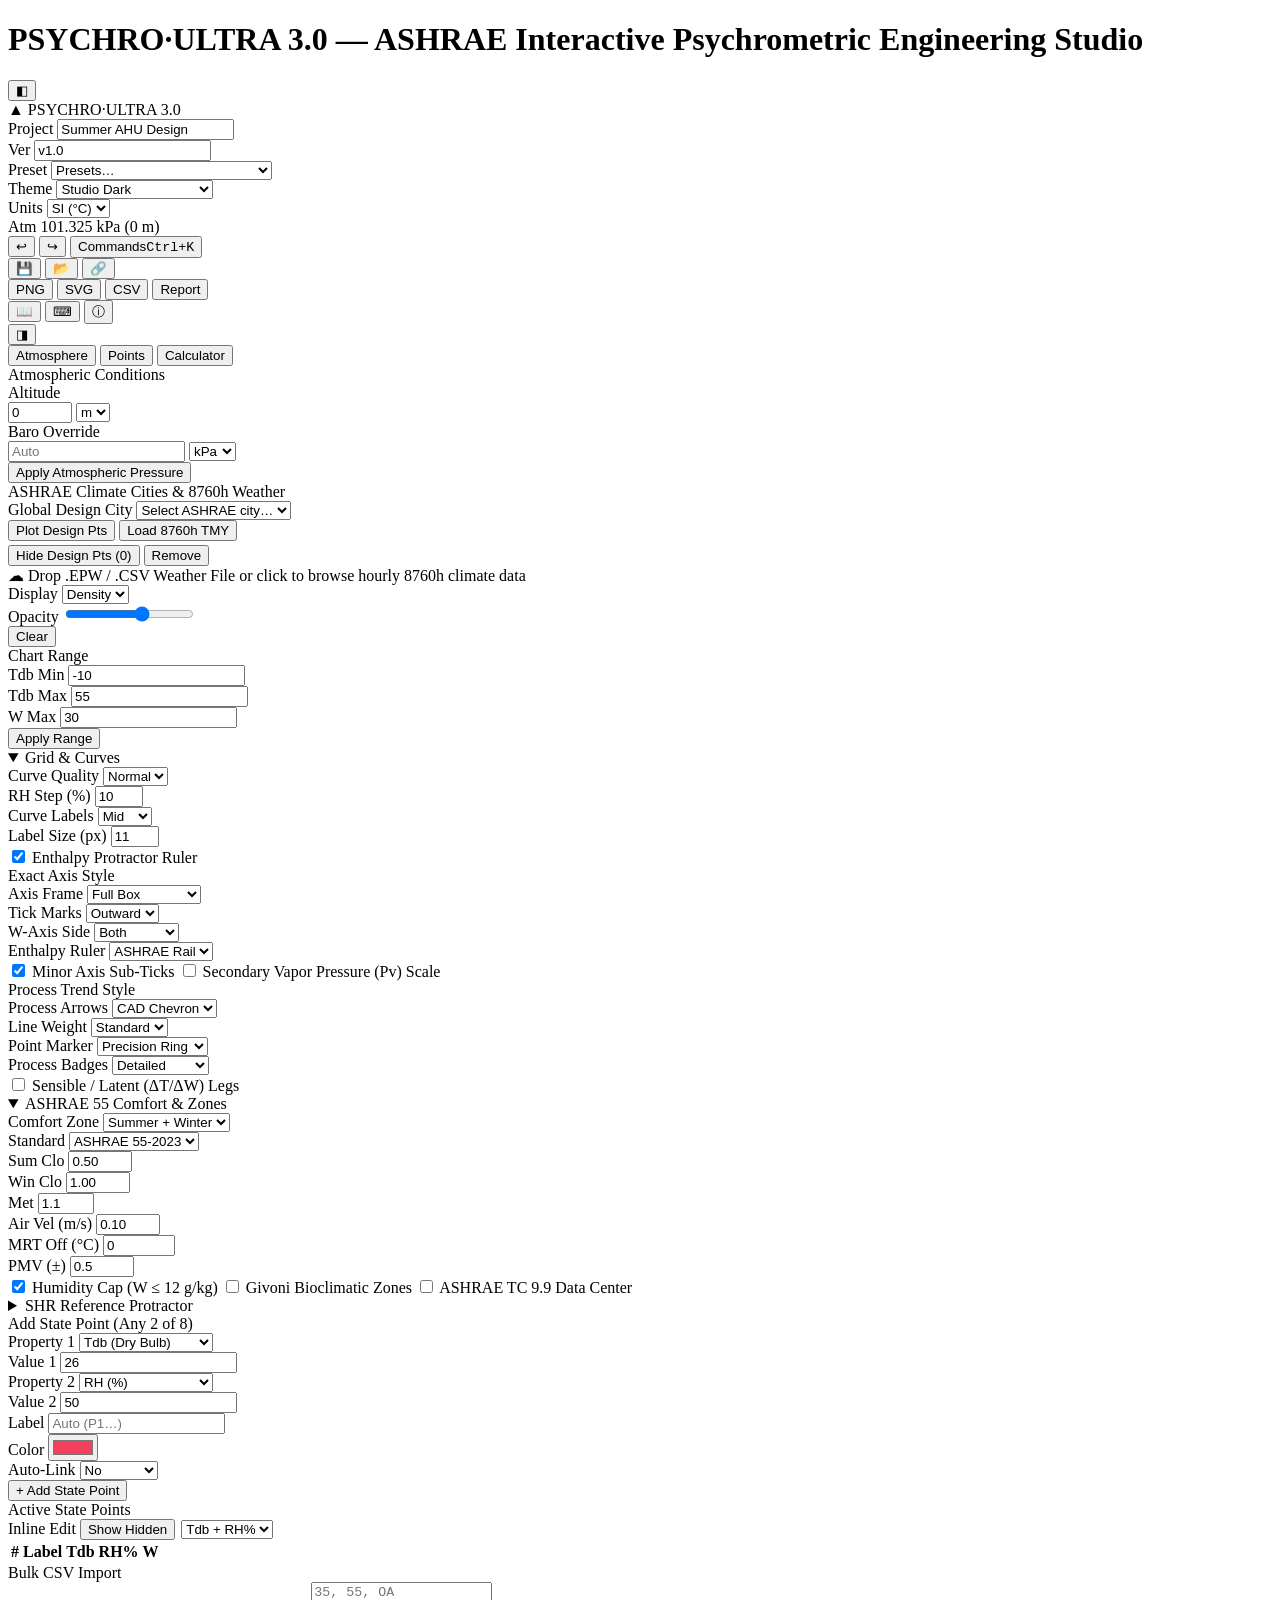
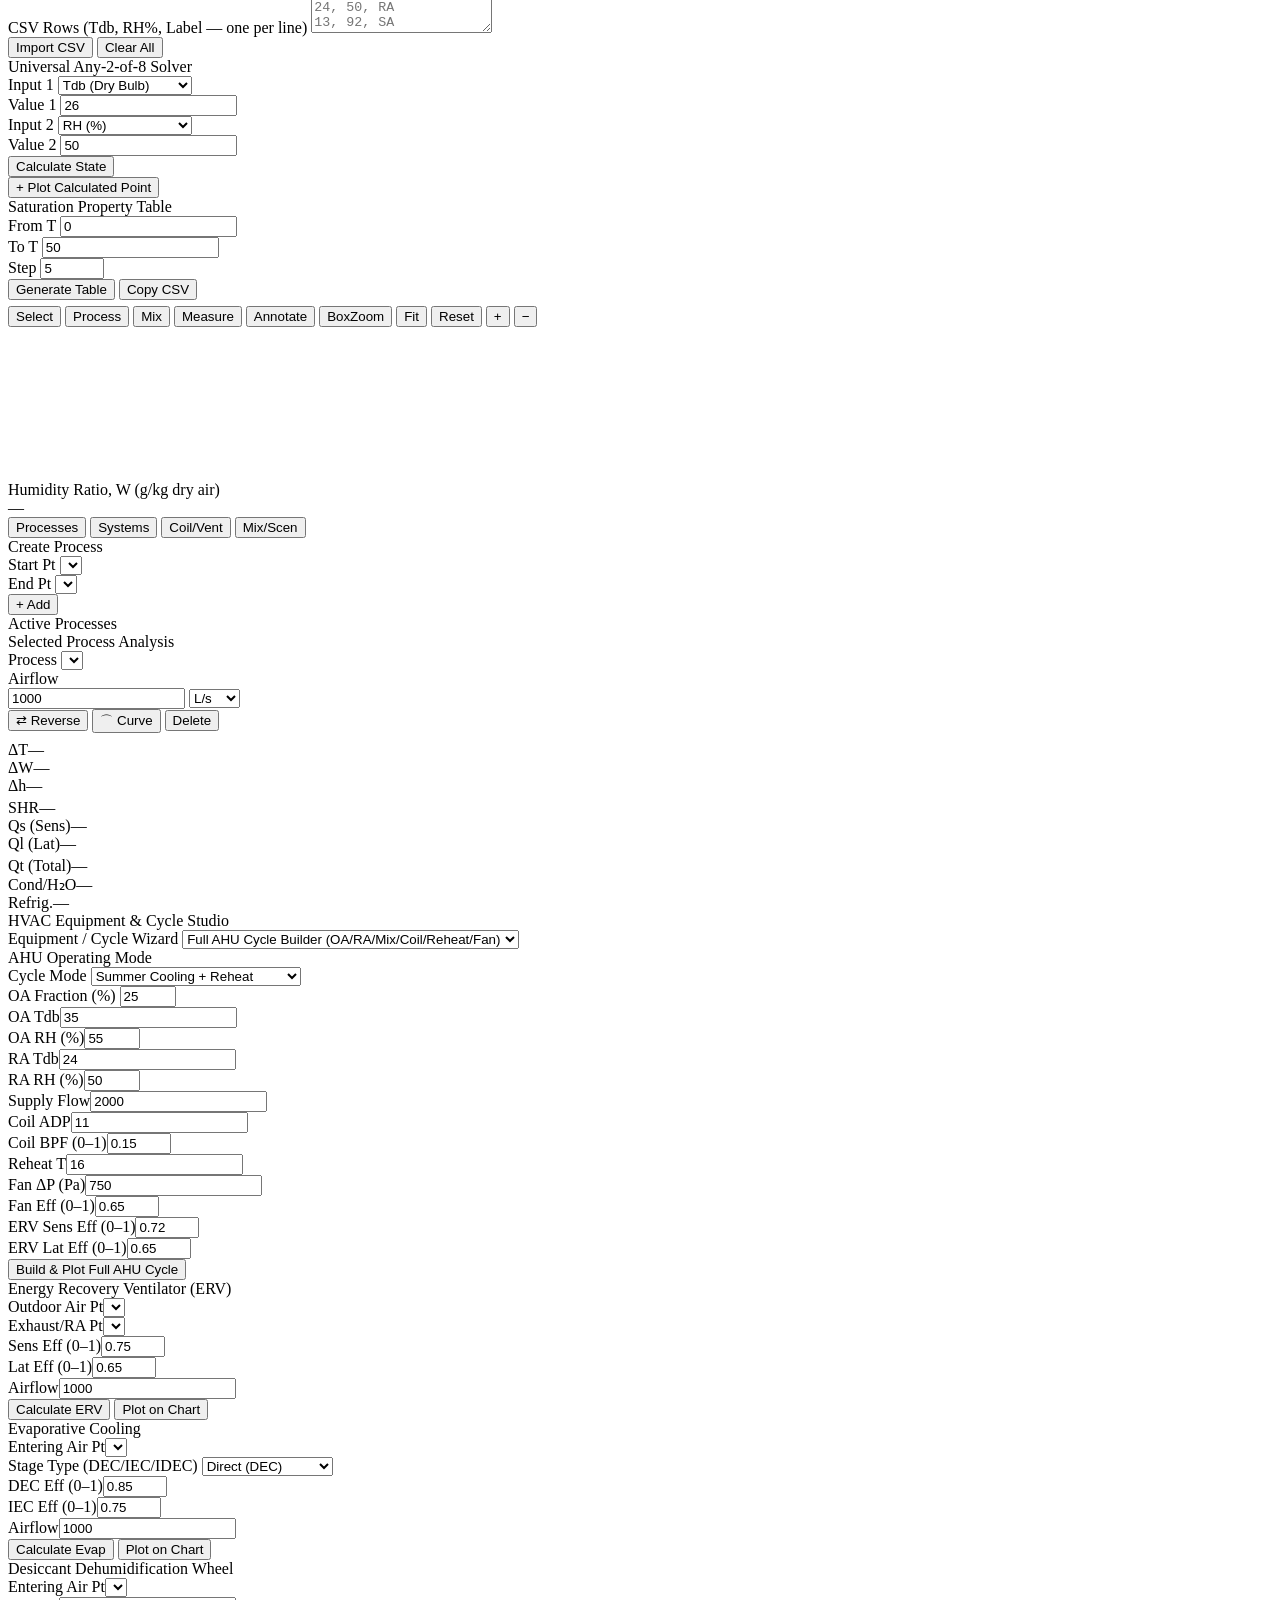
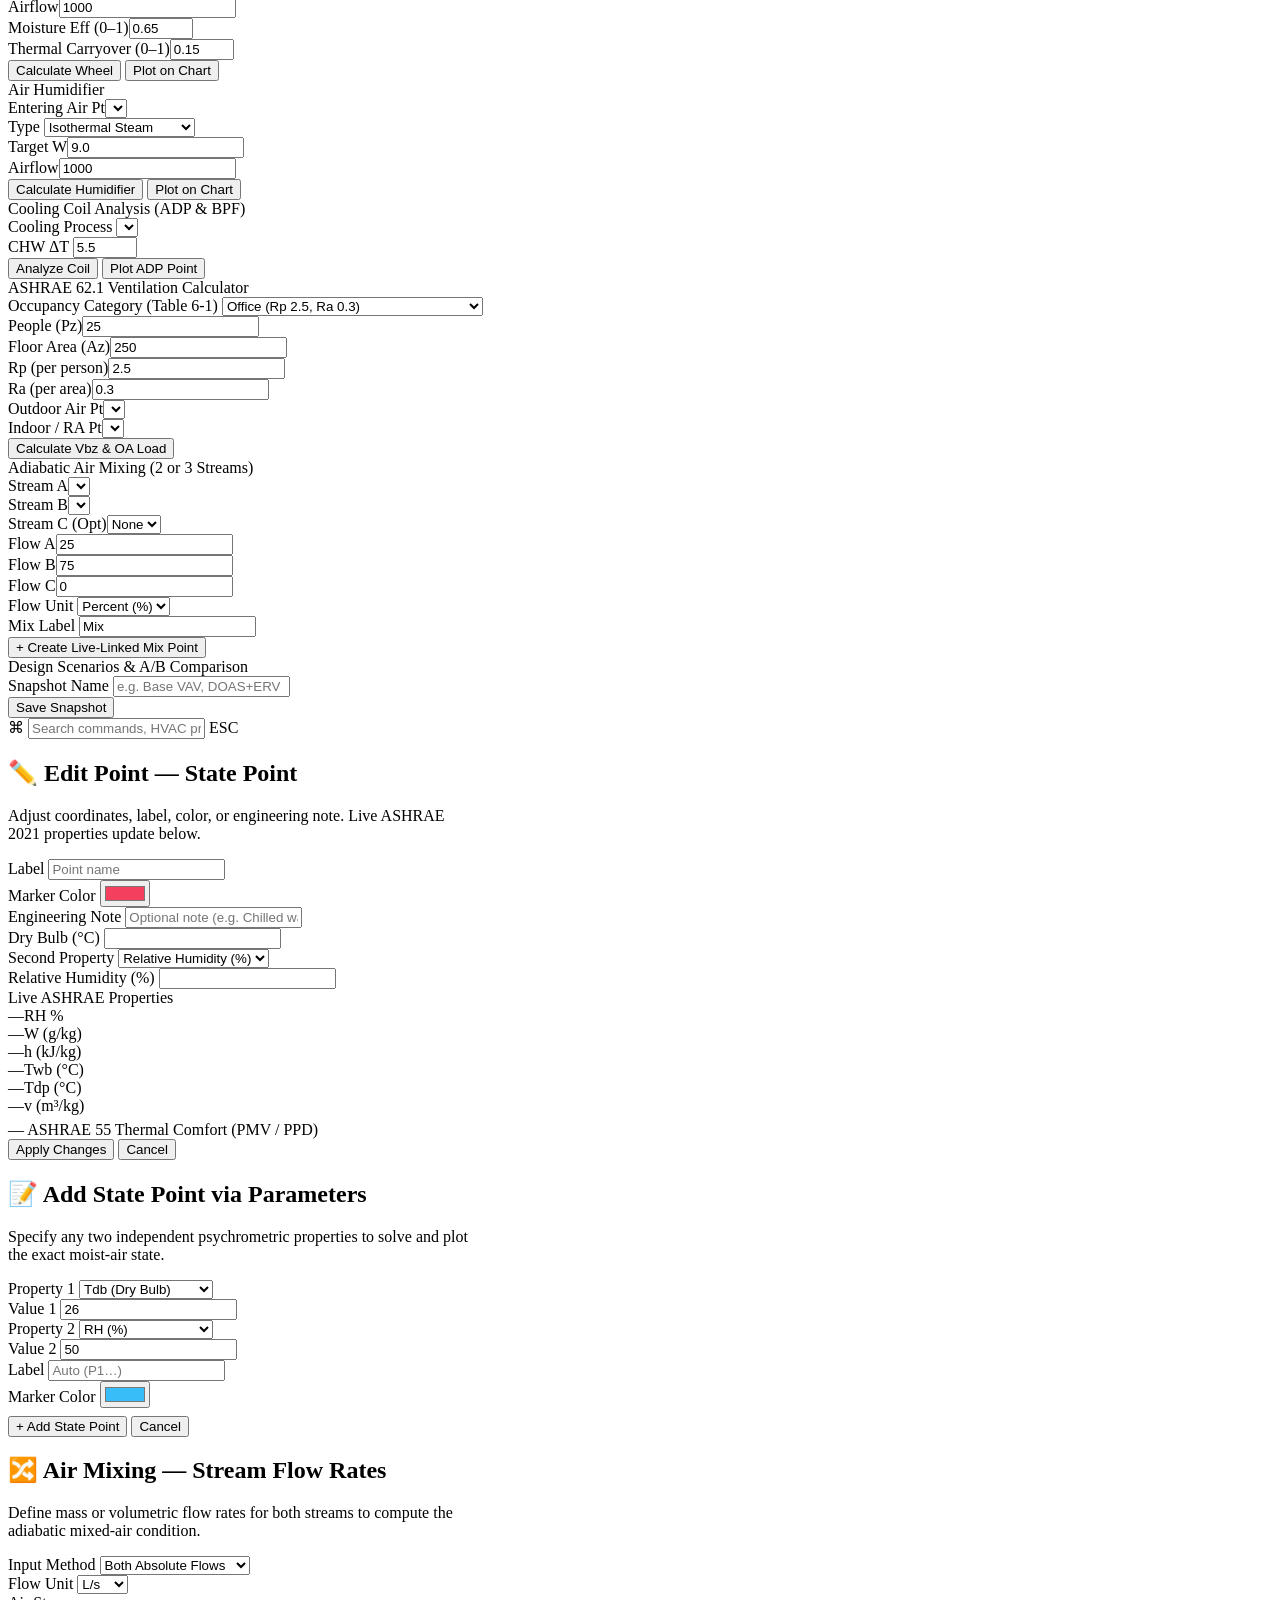
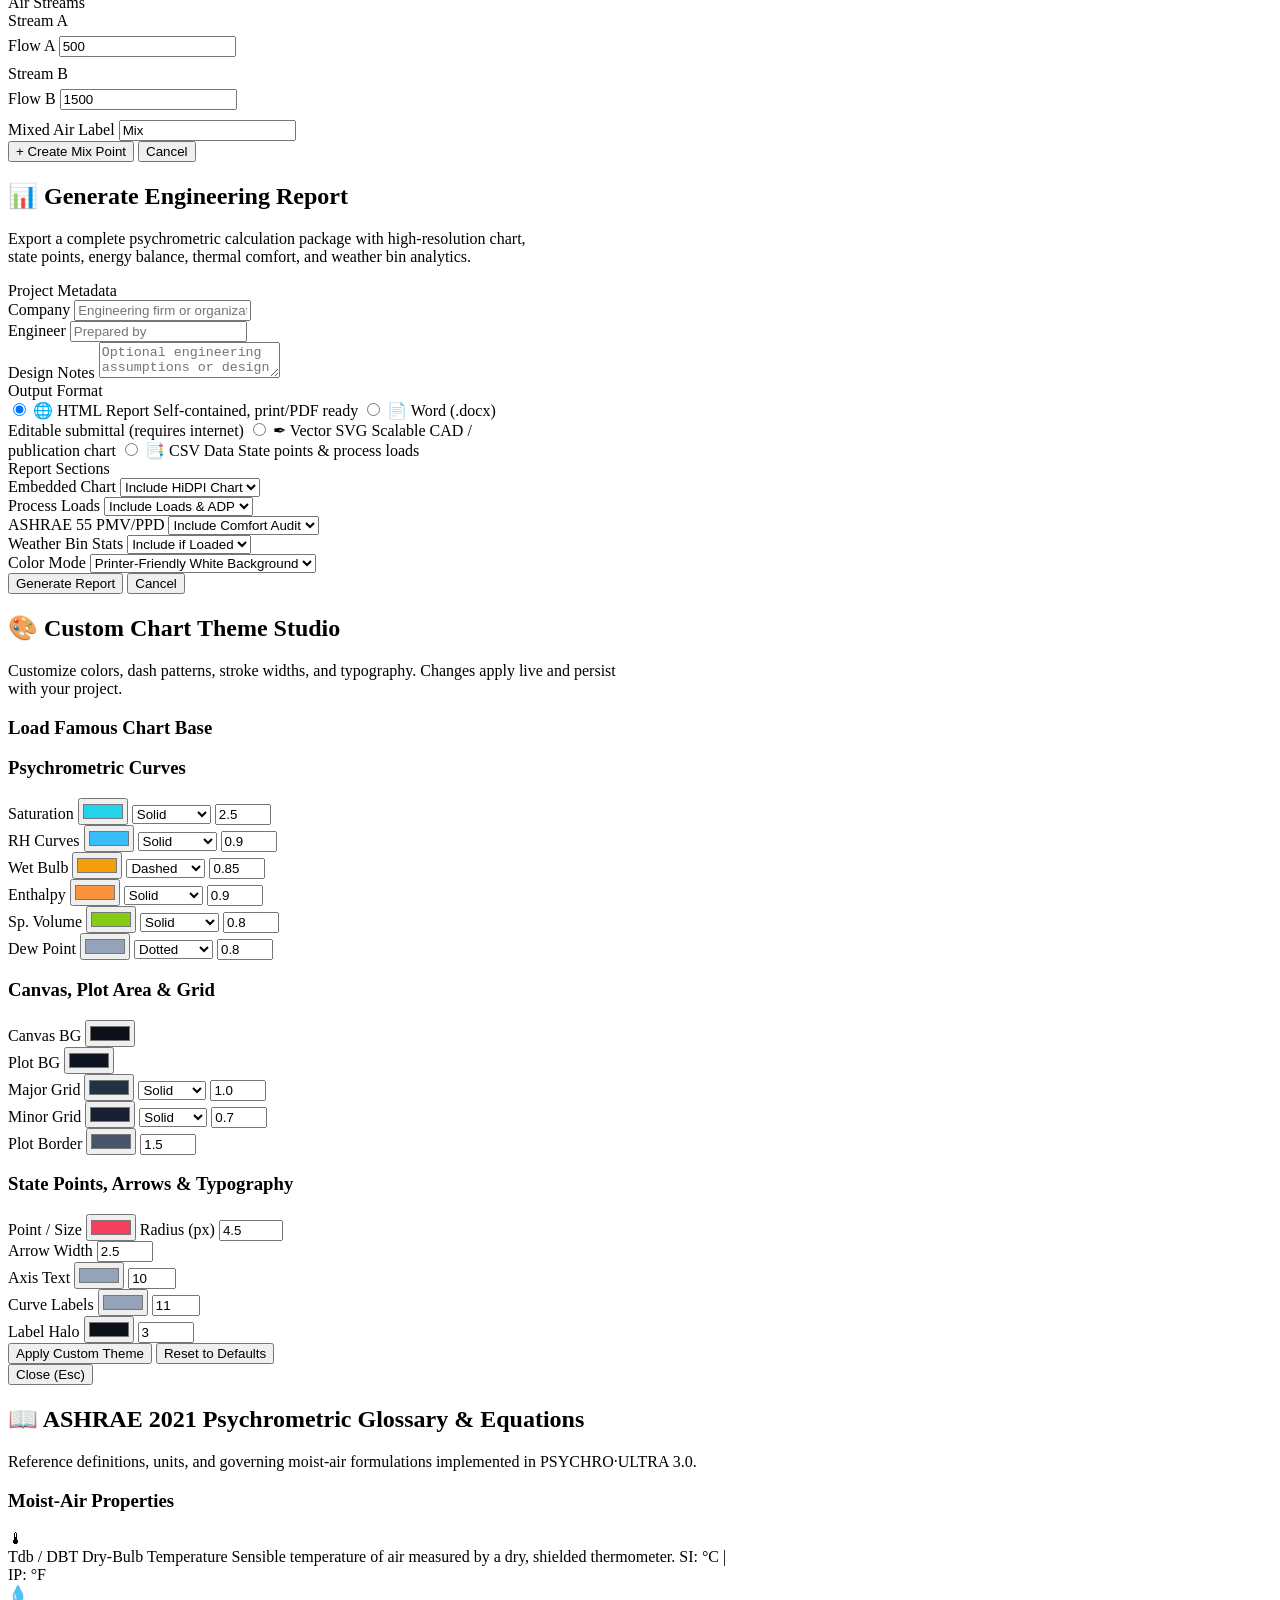
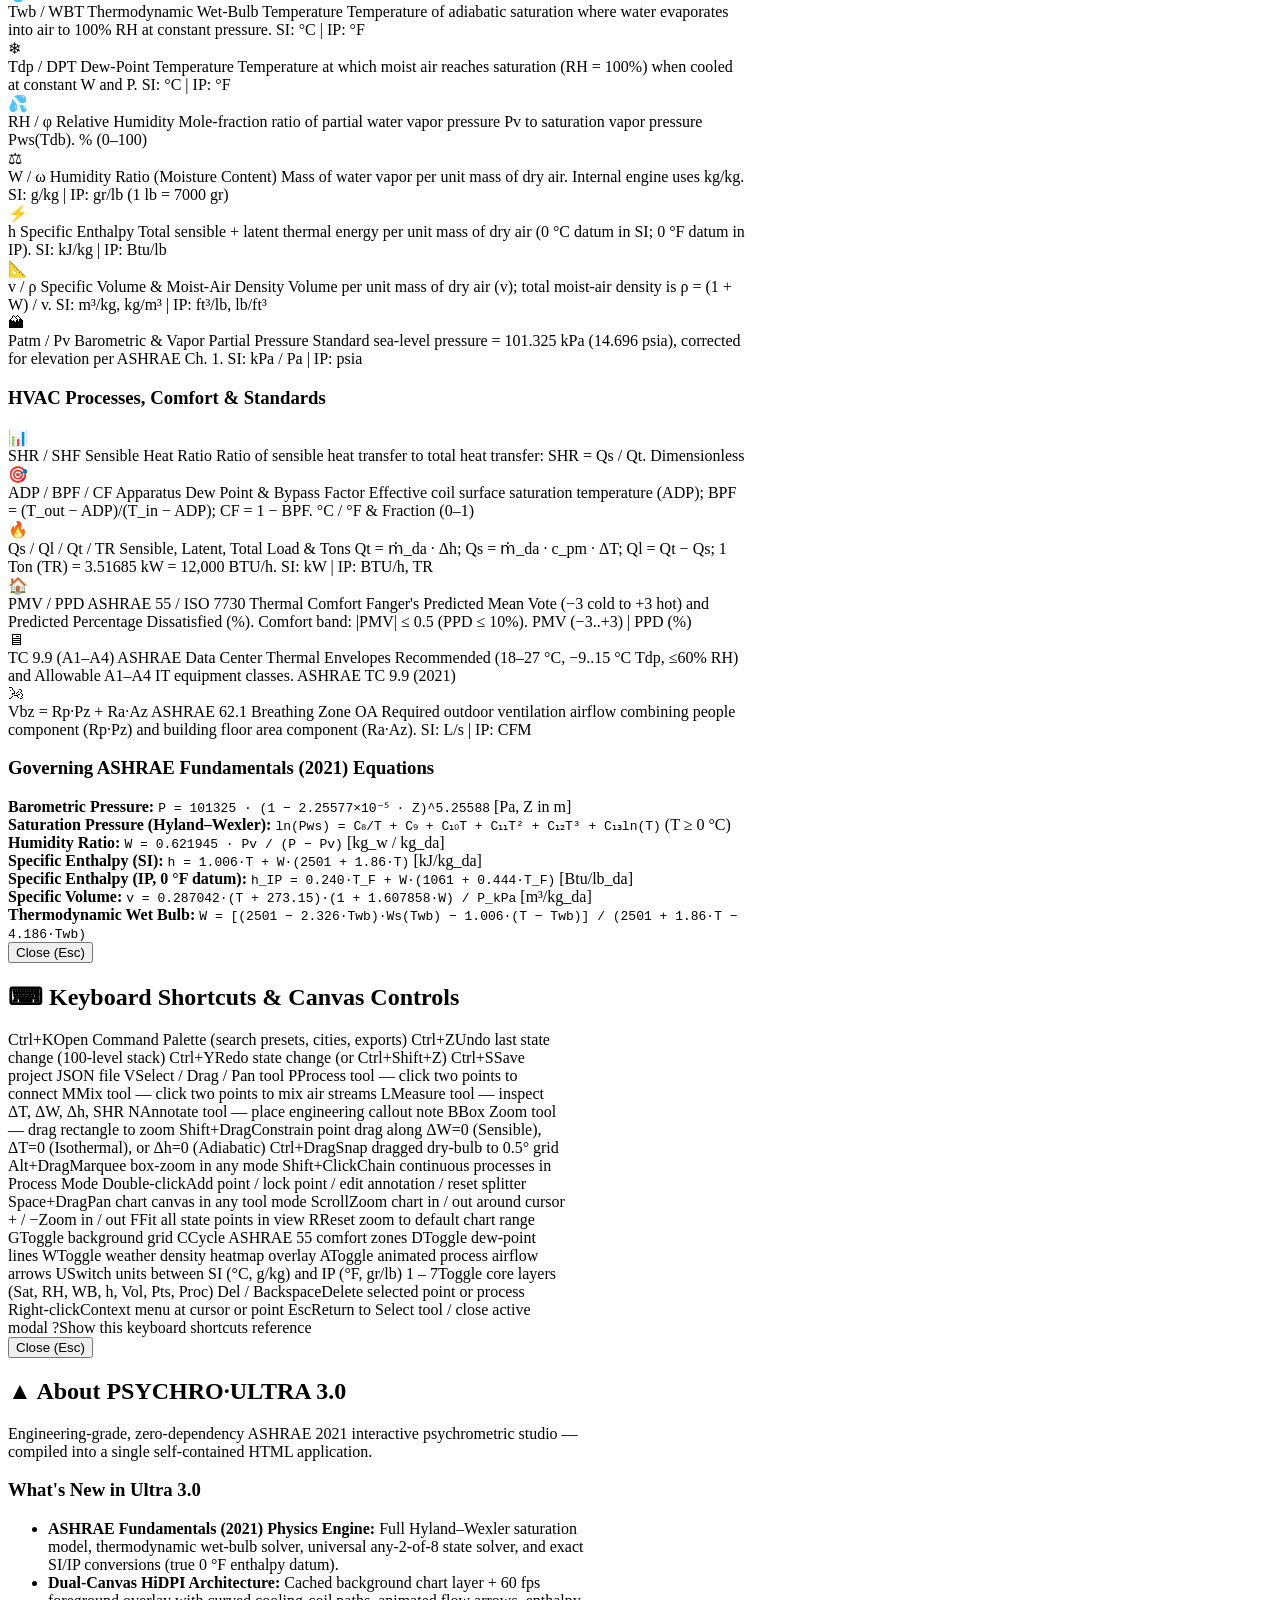
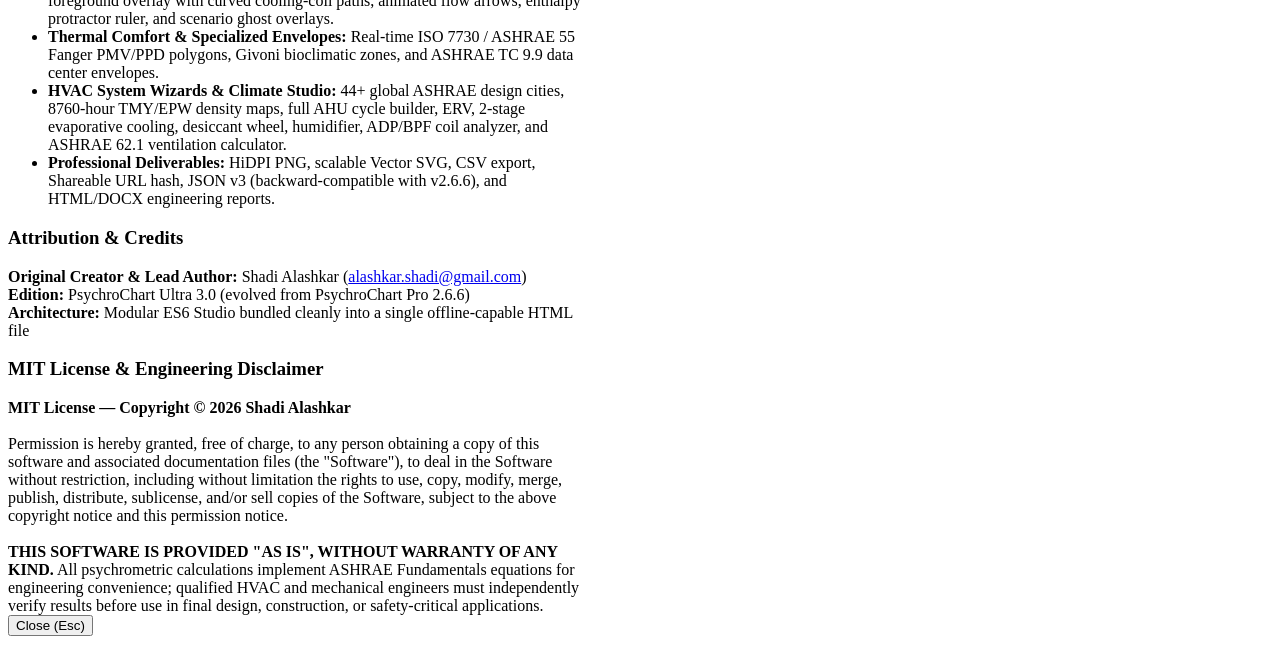
<file: index.template.html>
<!DOCTYPE html>
<html lang="en">
<head>
  <meta charset="utf-8" />
  <meta name="viewport" content="width=device-width, initial-scale=1.0" />
  <title>PSYCHRO·ULTRA 3.0 — ASHRAE Interactive Psychrometric Engineering Studio</title>
  <meta name="description" content="Engineering-grade ASHRAE 2021 interactive psychrometric chart studio with real-time PMV/PPD comfort zones, Givoni bioclimatic chart, ASHRAE TC 9.9 data center envelopes, TMY/EPW weather analytics, AHU/ERV/Evaporative/Desiccant cycle wizards, ADP/BPF coil analysis, and vector SVG/PNG/HTML/DOCX reporting." />
  <meta name="keywords" content="psychrometric chart, ASHRAE 2021, HVAC, PMV PPD, ASHRAE 55, ASHRAE 62.1, TC 9.9, AHU, ERV, evaporative cooling, desiccant, enthalpy, humidity ratio, wet bulb, dew point, TMY, EPW" />
  <meta name="author" content="Shadi Alashkar &amp; PsychroChart Ultra 3.0 Contributors" />
  <meta name="theme-color" content="#0c1017" />
  <link rel="icon" type="image/svg+xml" href="data:image/svg+xml,%3Csvg xmlns='http://www.w3.org/2000/svg' viewBox='0 0 32 32'%3E%3Crect width='32' height='32' rx='7' fill='%230c1017'/%3E%3Cpath d='M5 25 C12 24 19 18 26 6' stroke='%2322d3ee' stroke-width='2.8' fill='none' stroke-linecap='round'/%3E%3Ccircle cx='17' cy='18' r='3' fill='%23f43f5e'/%3E%3Ccircle cx='24' cy='13' r='2.5' fill='%2310b981'/%3E%3Cline x1='17' y1='18' x2='24' y2='13' stroke='%2338bdf8' stroke-width='1.8'/%3E%3C/svg%3E" />
  <!-- INLINE_CSS -->
</head>
<body>
<div id="app" data-theme="studio-dark">
  <h1 class="sr-only">PSYCHRO·ULTRA 3.0 — ASHRAE Interactive Psychrometric Engineering Studio</h1>

  <!-- ====================================================================
       TOP COMMAND BAR
       ==================================================================== -->
  <header id="topBar" role="banner">
    <button type="button" class="tbtn icon" id="btnToggleLeft" title="Toggle Left Panel" aria-label="Toggle Left Panel">◧</button>
    <div class="logo" id="logoClick" role="button" tabindex="0" title="About PSYCHRO·ULTRA 3.0">
      <span class="logo-mark" aria-hidden="true">▲</span> PSYCHRO·ULTRA <span class="logo-ver">3.0</span>
    </div>
    <div class="sep" aria-hidden="true"></div>

    <div class="topCtrl">
      <label for="projName">Project</label>
      <input id="projName" type="text" value="Summer AHU Design" placeholder="Project name" title="Project Name" aria-label="Project Name" />
    </div>
    <div class="topCtrl">
      <label for="projVer">Ver</label>
      <input id="projVer" type="text" value="v1.0" placeholder="v1" title="Version" aria-label="Project Version" />
    </div>
    <div class="sep" aria-hidden="true"></div>

    <div class="topCtrl">
      <label for="selPreset">Preset</label>
      <select id="selPreset" title="Load Engineering HVAC Preset" aria-label="HVAC Design Preset">
        <option value="">Presets…</option>
        <option value="summer-ahu">Summer AHU Cooling &amp; Reheat</option>
        <option value="doas-erv">DOAS + Energy Recovery (ERV)</option>
        <option value="winter-humid">Winter Heating &amp; Humidification</option>
        <option value="evap-2stage">Two-Stage Evaporative Cooling</option>
        <option value="desiccant-cleanroom">Desiccant Dehumidification</option>
        <option value="datacenter-econ">Data Center Economizer (TC 9.9)</option>
      </select>
    </div>
    <div class="topCtrl">
      <label for="selTheme">Theme</label>
      <select id="selTheme" title="Visual Theme &amp; Chart Standard" aria-label="Visual Theme">
        <optgroup label="Famous Engineering Standards">
          <option value="ashrae-classic">ASHRAE Handbook</option>
          <option value="carrier-classic">Carrier Classic</option>
          <option value="trane-hvac">Trane HVAC</option>
          <option value="cibse-metric">CIBSE Metric</option>
          <option value="mollier-din">Mollier / DIN</option>
          <option value="print-bw">Print B&amp;W (Paper)</option>
        </optgroup>
        <optgroup label="Studio &amp; CAD Workspaces">
          <option value="studio-dark" selected>Studio Dark</option>
          <option value="drafting-light">Drafting Light</option>
          <option value="blueprint-cad">Blueprint CAD</option>
          <option value="custom">Custom Studio…</option>
        </optgroup>
      </select>
      <button type="button" class="tbtn icon" id="btnEditCustomTheme" title="Edit Custom Theme Studio" aria-label="Edit Custom Theme Studio" hidden>🎨</button>
    </div>
    <div class="topCtrl">
      <label for="selUnits">Units</label>
      <select id="selUnits" title="Unit System (U)" aria-label="Unit System">
        <option value="SI" selected>SI (°C)</option>
        <option value="IP">IP (°F)</option>
      </select>
    </div>
    <div class="topCtrl topCtrl-baro" title="Active Barometric Pressure &amp; Altitude">
      <span class="topCtrl-lbl" aria-hidden="true">Atm</span>
      <span id="pUsed" class="baro-badge" aria-label="Active Barometric Pressure and Altitude">101.325 kPa (0 m)</span>
    </div>

    <div class="topActions" role="toolbar" aria-label="Project and Export Actions">
      <button type="button" class="tbtn" id="btnUndo" title="Undo (Ctrl+Z)" aria-label="Undo">↩</button>
      <button type="button" class="tbtn" id="btnRedo" title="Redo (Ctrl+Y)" aria-label="Redo">↪</button>
      <button type="button" class="tbtn" id="btnCmdPalette" title="Command Palette (Ctrl+K)" aria-label="Command Palette"><span>Commands</span><kbd>Ctrl+K</kbd></button>
      <div class="sep" aria-hidden="true"></div>
      <button type="button" class="tbtn" id="btnSave" title="Save Project JSON (Ctrl+S)" aria-label="Save Project JSON">💾</button>
      <button type="button" class="tbtn" id="btnLoad" title="Load Project JSON" aria-label="Load Project JSON">📂</button>
      <input id="fileLoad" type="file" accept=".json,application/json" style="display:none" aria-hidden="true" />
      <button type="button" class="tbtn" id="btnShareUrl" title="Copy Shareable Project URL" aria-label="Share URL">🔗</button>
      <div class="sep" aria-hidden="true"></div>
      <button type="button" class="tbtn" id="btnExportPng" title="Export HiDPI PNG Chart" aria-label="Export PNG">PNG</button>
      <button type="button" class="tbtn" id="btnExportSvg" title="Export Vector SVG Chart" aria-label="Export SVG">SVG</button>
      <button type="button" class="tbtn" id="btnExportCsv" title="Export Points &amp; Processes CSV" aria-label="Export CSV">CSV</button>
      <button type="button" class="tbtn success" id="btnReport" title="Generate Engineering Report (HTML / DOCX / SVG / CSV)" aria-label="Generate Report">Report</button>
      <div class="sep" aria-hidden="true"></div>
      <button type="button" class="tbtn" id="btnGlossary" title="ASHRAE Equations &amp; Glossary" aria-label="Glossary">📖</button>
      <button type="button" class="tbtn" id="btnShortcuts" title="Keyboard Shortcuts (?)" aria-label="Keyboard Shortcuts">⌨</button>
      <button type="button" class="tbtn" id="btnAbout" title="About PSYCHRO·ULTRA 3.0" aria-label="About">ⓘ</button>
    </div>
    <button type="button" class="tbtn icon" id="btnToggleRight" title="Toggle Right Panel" aria-label="Toggle Right Panel">◨</button>
  </header>

  <!-- ====================================================================
       LEFT PANEL — ATMOSPHERE / POINTS / CALCULATOR
       ==================================================================== -->
  <aside id="leftPanel" class="panel" aria-label="Atmosphere, Points, and Calculator">
    <div class="panelTabs" role="tablist" aria-label="Left Inspector Tabs">
      <button type="button" id="tabBtnAtmo" role="tab" aria-selected="true" aria-controls="tabAtmo" class="active" data-tab="tabAtmo">Atmosphere</button>
      <button type="button" id="tabBtnPoints" role="tab" aria-selected="false" aria-controls="tabPoints" data-tab="tabPoints">Points</button>
      <button type="button" id="tabBtnCalc" role="tab" aria-selected="false" aria-controls="tabCalc" data-tab="tabCalc">Calculator</button>
    </div>

    <!-- TAB 1: ATMOSPHERE, CLIMATE, RANGE, VISUALS, COMFORT & SHR -->
    <div id="tabAtmo" class="tabContent active" role="tabpanel" aria-labelledby="tabBtnAtmo">
      <div class="section-title">Atmospheric Conditions</div>
      <div class="row">
        <div class="field">
          <label for="alt" title="Site elevation above sea level (computes ASHRAE standard barometric pressure)">Altitude</label>
          <div class="input-group">
            <input id="alt" type="number" value="0" step="1" min="-500" max="9000" />
            <select id="altUnit" aria-label="Altitude Unit">
              <option value="m" selected>m</option>
              <option value="ft">ft</option>
            </select>
          </div>
        </div>
        <div class="field">
          <label for="pOverride" title="Override standard altitude barometric pressure (kPa or psia)">Baro Override</label>
          <div class="input-group">
            <input id="pOverride" type="number" step="any" min="30" max="115" placeholder="Auto" />
            <select id="pUnit" aria-label="Pressure Unit">
              <option value="kPa" selected>kPa</option>
              <option value="psi">psia</option>
            </select>
          </div>
        </div>
      </div>
      <div class="row">
        <button type="button" id="applyAtm" class="btn chip full">Apply Atmospheric Pressure</button>
      </div>

      <div class="section-title">ASHRAE Climate Cities &amp; 8760h Weather</div>
      <div class="row">
        <div class="field full">
          <label for="citySelect">Global Design City</label>
          <select id="citySelect">
            <option value="">Select ASHRAE city…</option>
          </select>
        </div>
      </div>
      <div class="row">
        <button type="button" id="btnPlotCity" class="btn chip">Plot Design Pts</button>
        <button type="button" id="btnLoadCityTMY" class="btn accent">Load 8760h TMY</button>
      </div>
      <div id="designPtsBar" class="row hidden" style="margin-top:4px;align-items:center;gap:6px;">
        <button type="button" id="btnToggleDesignPts" class="btn sm" style="flex:1" title="Show or hide plotted ASHRAE city design points on the chart">Hide Design Pts (0)</button>
        <button type="button" id="btnClearDesignPts" class="btn sm danger auto" title="Remove plotted ASHRAE city design points">Remove</button>
      </div>
      <div id="epwDropZone" class="dropZone" role="button" tabindex="0" title="Drop an EnergyPlus .EPW or hourly .CSV weather file">
        <span class="dz-title">☁ Drop .EPW / .CSV Weather File</span>
        <span class="dz-sub">or click to browse hourly 8760h climate data</span>
        <input id="epwFileInput" type="file" accept=".epw,.csv,.txt" style="display:none" aria-hidden="true" />
      </div>
      <div id="weatherStats" class="weather-stats"></div>
      <div class="row3">
        <div class="field">
          <label for="weatherMode">Display</label>
          <select id="weatherMode">
            <option value="heatmap" selected>Density</option>
            <option value="scatter">Scatter</option>
            <option value="both">Both</option>
          </select>
        </div>
        <div class="field">
          <label for="weatherOpacity">Opacity</label>
          <input id="weatherOpacity" type="range" min="0.1" max="1" step="0.05" value="0.65" />
        </div>
        <div class="field field-btn">
          <button type="button" id="btnClearWeather" class="btn danger">Clear</button>
        </div>
      </div>

      <div class="section-title">Chart Range</div>
      <div class="row3">
        <div class="field">
          <label for="tMin">Tdb Min</label>
          <input id="tMin" type="number" value="-10" step="any" />
        </div>
        <div class="field">
          <label for="tMax">Tdb Max</label>
          <input id="tMax" type="number" value="55" step="any" />
        </div>
        <div class="field">
          <label for="wMax">W Max</label>
          <input id="wMax" type="number" value="30" step="any" min="2" max="560" />
        </div>
      </div>
      <div class="row">
        <button type="button" id="btnRedraw" class="btn accent full">Apply Range</button>
      </div>

      <details class="panel-acc" open>
        <summary class="section-title">Grid &amp; Curves</summary>
        <div class="row">
          <div class="field">
            <label for="density">Curve Quality</label>
            <select id="density">
              <option value="fine">Fine</option>
              <option value="normal" selected>Normal</option>
              <option value="fast">Fast</option>
            </select>
          </div>
          <div class="field">
            <label for="rhStep">RH Step (%)</label>
            <input id="rhStep" type="number" value="10" step="5" min="5" max="25" />
          </div>
        </div>
        <div class="row">
          <div class="field">
            <label for="labelMode">Curve Labels</label>
            <select id="labelMode">
              <option value="none">None</option>
              <option value="end">Ends</option>
              <option value="mid" selected>Mid</option>
            </select>
          </div>
          <div class="field">
            <label for="labelPx">Label Size (px)</label>
            <input id="labelPx" type="number" value="11" min="8" max="18" step="1" />
          </div>
        </div>
        <div class="row chk-group">
          <label class="chk-row full" for="chkEnthRuler" title="Toggle diagonal specific enthalpy scale rail along the saturation curve">
            <input id="chkEnthRuler" type="checkbox" checked />
            <span>Enthalpy Protractor Ruler</span>
          </label>
        </div>

        <div class="sub-group-hdr">Exact Axis Style</div>
        <div class="row">
          <div class="field">
            <label for="axisFrame" title="Plot border frame style: Full Box, ASHRAE Open (bottom/right + saturation), or CAD Ticks">Axis Frame</label>
            <select id="axisFrame">
              <option value="full-box" selected>Full Box</option>
              <option value="ashrae-open">ASHRAE Open</option>
              <option value="cad-ticks">CAD Ticks</option>
            </select>
          </div>
          <div class="field">
            <label for="axisTickDir" title="Tick mark orientation relative to chart border axes">Tick Marks</label>
            <select id="axisTickDir">
              <option value="out" selected>Outward</option>
              <option value="in">Inward</option>
              <option value="cross">Cross</option>
            </select>
          </div>
        </div>
        <div class="row">
          <div class="field">
            <label for="axisYSide" title="Vertical humidity ratio (W) axis scale placement">W-Axis Side</label>
            <select id="axisYSide">
              <option value="both" selected>Both</option>
              <option value="right">Right Only</option>
              <option value="left">Left Only</option>
            </select>
          </div>
          <div class="field">
            <label for="axisRulerStyle" title="Enthalpy protractor rail geometry along the saturation curve">Enthalpy Ruler</label>
            <select id="axisRulerStyle">
              <option value="ashrae-rail" selected>ASHRAE Rail</option>
              <option value="carrier-dual">Carrier Dual</option>
              <option value="minimal">Minimal</option>
            </select>
          </div>
        </div>
        <div class="row chk-group">
          <label class="chk-row full" for="chkAxisSubTicks" title="Render fine subdivision ticks between major Tdb and W scale intervals">
            <input id="chkAxisSubTicks" type="checkbox" checked />
            <span>Minor Axis Sub-Ticks</span>
          </label>
          <label class="chk-row full" for="chkDualPvScale" title="Display secondary partial water vapor pressure (Pv) scale along the humidity axis">
            <input id="chkDualPvScale" type="checkbox" />
            <span>Secondary Vapor Pressure (Pv) Scale</span>
          </label>
        </div>

        <div class="sub-group-hdr">Process Trend Style</div>
        <div class="row">
          <div class="field">
            <label for="trendArrowStyle" title="Directional arrowhead geometry on HVAC process trend vectors">Process Arrows</label>
            <select id="trendArrowStyle">
              <option value="cad-chevron" selected>CAD Chevron</option>
              <option value="solid-triangle">Solid Triangle</option>
              <option value="open-vector">Open Vector</option>
            </select>
          </div>
          <div class="field">
            <label for="trendLineWeight" title="Stroke weight profile for process trend vectors and cooling curves">Line Weight</label>
            <select id="trendLineWeight">
              <option value="fine">Fine</option>
              <option value="standard" selected>Standard</option>
              <option value="bold">Bold</option>
            </select>
          </div>
        </div>
        <div class="row">
          <div class="field">
            <label for="trendPointMarker" title="Marker symbol drawn for plotted air state points">Point Marker</label>
            <select id="trendPointMarker">
              <option value="precision-ring" selected>Precision Ring</option>
              <option value="crosshair-circle">CAD Crosshair</option>
              <option value="solid-dot">Solid Dot</option>
              <option value="diamond">Diamond</option>
            </select>
          </div>
          <div class="field">
            <label for="trendBadgeStyle" title="Information density for process vector callout badges">Process Badges</label>
            <select id="trendBadgeStyle">
              <option value="detailed" selected>Detailed</option>
              <option value="pill">Compact Pill</option>
              <option value="inline-minimal">Minimal (S1)</option>
            </select>
          </div>
        </div>
        <div class="row chk-group">
          <label class="chk-row full" for="chkTrendDecomp" title="Draw dashed sensible (ΔT horizontal) and latent (ΔW vertical) component legs on inclined processes">
            <input id="chkTrendDecomp" type="checkbox" />
            <span>Sensible / Latent (ΔT/ΔW) Legs</span>
          </label>
        </div>
      </details>

      <details class="panel-acc" open>
        <summary class="section-title">ASHRAE 55 Comfort &amp; Zones</summary>
        <div class="row">
          <div class="field">
            <label for="comfortMode">Comfort Zone</label>
            <select id="comfortMode">
              <option value="none">None</option>
              <option value="summer">Summer Only</option>
              <option value="winter">Winter Only</option>
              <option value="both" selected>Summer + Winter</option>
            </select>
          </div>
          <div class="field">
            <label for="comfortStandard" title="ASHRAE 55-2023 applies relative air speed v_r, dynamic clothing I_cl,r, and Gagge 2-Node SET Cooling Effect for v > 0.1 m/s; ISO 7730 uses direct Fanger heat balance">Standard</label>
            <select id="comfortStandard">
              <option value="ashrae55" selected>ASHRAE 55-2023</option>
              <option value="iso7730">ISO 7730</option>
            </select>
          </div>
        </div>
        <div class="row3">
          <div class="field">
            <label for="pmvCloSummer" title="Summer clothing insulation in clo (0.50 = light indoor attire)">Sum Clo</label>
            <input id="pmvCloSummer" type="number" value="0.50" step="0.05" min="0.1" max="2.5" />
          </div>
          <div class="field">
            <label for="pmvCloWinter" title="Winter clothing insulation in clo (1.00 = indoor winter attire)">Win Clo</label>
            <input id="pmvCloWinter" type="number" value="1.00" step="0.05" min="0.1" max="2.5" />
          </div>
          <div class="field">
            <label for="pmvMet" title="Metabolic activity rate in met (1.1 = seated office work)">Met</label>
            <input id="pmvMet" type="number" value="1.1" step="0.1" min="0.7" max="4.0" />
          </div>
        </div>
        <div class="row3">
          <div class="field">
            <label for="pmvVair" title="Average indoor air speed around occupants (ASHRAE 55 applies SET Cooling Effect above 0.10 m/s)">Air Vel (m/s)</label>
            <input id="pmvVair" type="number" value="0.10" step="0.05" min="0.01" max="2.0" />
          </div>
          <div class="field">
            <label for="pmvMrtOff" title="Mean Radiant Temperature offset relative to dry-bulb temperature (Tr − Tdb)">MRT Off (°C)</label>
            <input id="pmvMrtOff" type="number" value="0" step="0.5" min="-15" max="15" />
          </div>
          <div class="field">
            <label for="pmvLimit" title="Predicted Mean Vote comfort threshold (±0.5 ≈ 10% PPD)">PMV (±)</label>
            <input id="pmvLimit" type="number" value="0.5" step="0.05" min="0.1" max="1.5" />
          </div>
        </div>
        <div class="row chk-group">
          <label class="chk-row full" for="chkComfortWCap" title="ASHRAE 55 Graphic Method upper humidity ratio cap (0.012 kg/kg ≈ 84 gr/lb); uncheck for Analytical Method without fixed W cap">
            <input id="chkComfortWCap" type="checkbox" checked />
            <span id="lblComfortWCap">Humidity Cap (W ≤ 12 g/kg)</span>
          </label>
          <label class="chk-row" for="chkGivoni" title="Givoni (1992) Bioclimatic passive cooling, thermal mass, and natural ventilation zones">
            <input id="chkGivoni" type="checkbox" />
            <span>Givoni Bioclimatic Zones</span>
          </label>
          <label class="chk-row" for="chkDataCenter" title="ASHRAE TC 9.9 (2021) Data Center Recommended and Allowable A1–A4 IT thermal envelopes with altitude derating">
            <input id="chkDataCenter" type="checkbox" />
            <span>ASHRAE TC 9.9 Data Center</span>
          </label>
        </div>
      </details>

      <details class="panel-acc">
        <summary class="section-title">SHR Reference Protractor</summary>
        <div class="row3">
          <div class="field">
            <label for="shrShow" title="Sensible Heat Ratio (Qs / Qt) reference protractor guide line">SHR Guide</label>
            <select id="shrShow">
              <option value="off" selected>Off</option>
              <option value="on">On</option>
            </select>
          </div>
          <div class="field">
            <label for="shrVal" title="Target Sensible Heat Ratio slope (SHR = Qs / Qt) — or drag the circular dial directly on the chart">SHR Value</label>
            <input id="shrVal" type="number" value="0.75" step="0.01" min="-2" max="2" />
          </div>
          <div class="field">
            <label for="shrRefPt" title="Pin parallel SHR line to a state point, or drag the dashed line on the chart to slide freely">Ref Point</label>
            <select id="shrRefPt">
              <option value="">Center</option>
            </select>
          </div>
        </div>
        <div id="shrLiveBar" style="display:flex;align-items:center;justify-content:space-between;gap:6px;margin-top:6px;padding:4px 7px;border-radius:5px;border:1px solid var(--border);background:var(--panel2,rgba(128,128,128,0.06));font-size:10.5px;">
          <span id="shrLiveReadout" style="font-family:var(--mono);color:var(--muted);white-space:nowrap;overflow:hidden;text-overflow:ellipsis;">Drag dial on chart · ADP —</span>
          <button type="button" id="btnShrMatch" class="btn xs auto" title="Turn on SHR Protractor and match slope &amp; anchor to the selected (or room) process">Match Proc</button>
        </div>
      </details>
    </div>

    <!-- TAB 2: STATE POINTS MANAGER -->
    <div id="tabPoints" class="tabContent" role="tabpanel" aria-labelledby="tabBtnPoints">
      <div class="section-title">Add State Point (Any 2 of 8)</div>
      <div class="row">
        <div class="field">
          <label for="inMode1">Property 1</label>
          <select id="inMode1">
            <option value="Tdb" selected>Tdb (Dry Bulb)</option>
            <option value="Twb">Twb (Wet Bulb)</option>
            <option value="Tdp">Tdp (Dew Point)</option>
            <option value="RH">RH (%)</option>
            <option value="W">W (Humidity Ratio)</option>
            <option value="h">h (Enthalpy)</option>
            <option value="v">v (Sp. Volume)</option>
            <option value="Pv">Pv (Vapor Press.)</option>
          </select>
        </div>
        <div class="field">
          <label for="inVal1">Value 1</label>
          <input id="inVal1" type="number" value="26" step="0.1" />
        </div>
      </div>
      <div class="row">
        <div class="field">
          <label for="inMode2">Property 2</label>
          <select id="inMode2">
            <option value="Tdb">Tdb (Dry Bulb)</option>
            <option value="Twb">Twb (Wet Bulb)</option>
            <option value="Tdp">Tdp (Dew Point)</option>
            <option value="RH" selected>RH (%)</option>
            <option value="W">W (Humidity Ratio)</option>
            <option value="h">h (Enthalpy)</option>
            <option value="v">v (Sp. Volume)</option>
            <option value="Pv">Pv (Vapor Press.)</option>
          </select>
        </div>
        <div class="field">
          <label for="inVal2">Value 2</label>
          <input id="inVal2" type="number" value="50" step="0.1" />
        </div>
      </div>
      <div class="row3">
        <div class="field">
          <label for="inLbl">Label</label>
          <input id="inLbl" type="text" value="" placeholder="Auto (P1…)" />
        </div>
        <div class="field">
          <label for="inColor">Color</label>
          <input id="inColor" type="color" value="#f43f5e" />
        </div>
        <div class="field">
          <label for="connect">Auto-Link</label>
          <select id="connect">
            <option value="no" selected>No</option>
            <option value="yes">Link Prev</option>
          </select>
        </div>
      </div>
      <div class="row">
        <button type="button" id="addPt" class="btn chip full">+ Add State Point</button>
      </div>

      <div class="section-title">Active State Points</div>
      <div class="ptEditModeWrap">
        <label for="ptTblEditMode">Inline Edit</label>
        <div style="display:inline-flex;align-items:center;gap:6px;">
          <button type="button" id="btnShowHiddenPts" class="btn xs auto accent hidden" title="Show all hidden state points on chart">Show Hidden</button>
          <select id="ptTblEditMode">
            <option value="RH" selected>Tdb + RH%</option>
            <option value="Twb">Tdb + Twb</option>
            <option value="W">Tdb + W</option>
            <option value="Tdp">Tdb + Tdp</option>
          </select>
        </div>
      </div>
      <div class="table-scroll">
        <table class="ptable" id="ptsTbl">
          <thead>
            <tr>
              <th>#</th>
              <th>Label</th>
              <th>Tdb</th>
              <th id="ptTblSecondHdr">RH%</th>
              <th>W</th>
              <th aria-label="Actions"></th>
            </tr>
          </thead>
          <tbody></tbody>
        </table>
      </div>

      <div class="section-title">Bulk CSV Import</div>
      <div class="field">
        <label for="bulkCSV">CSV Rows (Tdb, RH%, Label — one per line)</label>
        <textarea id="bulkCSV" rows="3" placeholder="35, 55, OA&#10;24, 50, RA&#10;13, 92, SA"></textarea>
      </div>
      <div class="row">
        <button type="button" id="bulkImport" class="btn accent">Import CSV</button>
        <button type="button" id="btnClearPts" class="btn danger">Clear All</button>
      </div>
    </div>

    <!-- TAB 3: UNIVERSAL CALCULATOR & PSYCHROMETRIC TABLE -->
    <div id="tabCalc" class="tabContent" role="tabpanel" aria-labelledby="tabBtnCalc">
      <div class="section-title">Universal Any-2-of-8 Solver</div>
      <div class="row">
        <div class="field">
          <label for="calcIn1">Input 1</label>
          <select id="calcIn1">
            <option value="Tdb" selected>Tdb (Dry Bulb)</option>
            <option value="Twb">Twb (Wet Bulb)</option>
            <option value="Tdp">Tdp (Dew Point)</option>
            <option value="RH">RH (%)</option>
            <option value="W">W (Humidity Ratio)</option>
            <option value="h">h (Enthalpy)</option>
            <option value="v">v (Sp. Volume)</option>
            <option value="Pv">Pv (Vapor Press.)</option>
          </select>
        </div>
        <div class="field">
          <label for="calcV1">Value 1</label>
          <input id="calcV1" type="number" value="26" step="0.1" />
        </div>
      </div>
      <div class="row">
        <div class="field">
          <label for="calcIn2">Input 2</label>
          <select id="calcIn2">
            <option value="Tdb">Tdb (Dry Bulb)</option>
            <option value="Twb">Twb (Wet Bulb)</option>
            <option value="Tdp">Tdp (Dew Point)</option>
            <option value="RH" selected>RH (%)</option>
            <option value="W">W (Humidity Ratio)</option>
            <option value="h">h (Enthalpy)</option>
            <option value="v">v (Sp. Volume)</option>
            <option value="Pv">Pv (Vapor Press.)</option>
          </select>
        </div>
        <div class="field">
          <label for="calcV2">Value 2</label>
          <input id="calcV2" type="number" value="50" step="0.1" />
        </div>
      </div>
      <div class="row">
        <button type="button" id="calcBtn" class="btn chip full">Calculate State</button>
      </div>
      <div id="calcResults" class="calcResult"></div>
      <div id="calcComfortSummary" class="comfort-summary"></div>
      <div class="row">
        <button type="button" id="calcAddPt" class="btn accent full">+ Plot Calculated Point</button>
      </div>

      <div class="section-title">Saturation Property Table</div>
      <div class="row3">
        <div class="field">
          <label for="tblFrom">From T</label>
          <input id="tblFrom" type="number" value="0" step="1" />
        </div>
        <div class="field">
          <label for="tblTo">To T</label>
          <input id="tblTo" type="number" value="50" step="1" />
        </div>
        <div class="field">
          <label for="tblStep">Step</label>
          <input id="tblStep" type="number" value="5" step="0.5" min="0.5" max="20" />
        </div>
      </div>
      <div class="row">
        <button type="button" id="tblGen" class="btn accent">Generate Table</button>
        <button type="button" id="tblCopyCsv" class="btn">Copy CSV</button>
      </div>
      <div id="psyTableWrap" class="table-scroll" style="max-height:280px;margin-top:6px"></div>
    </div>
  </aside>

  <!-- RESIZE SPLITTERS -->
  <div id="splitL" class="split" role="separator" tabindex="0" aria-orientation="vertical" aria-label="Resize Left Panel" aria-valuemin="240" aria-valuemax="560" aria-valuenow="360"></div>
  <div id="splitR" class="split" role="separator" tabindex="0" aria-orientation="vertical" aria-label="Resize Right Panel" aria-valuemin="260" aria-valuemax="600" aria-valuenow="396"></div>

  <!-- ====================================================================
       INTERACTIVE DUAL-CANVAS CHART WORKSPACE
       ==================================================================== -->
  <main id="chartWrap" role="main" aria-label="Interactive Psychrometric Chart Workspace">
    <div id="chartToolbar" role="toolbar" aria-label="Chart Layers and Tools">
      <div id="layerToggles" aria-label="Chart Layer Toggles"></div>
      <div id="chartActions" aria-label="Chart Interactive Tools">
        <button type="button" id="btnToolSelect" class="active" title="Select / Drag / Pan Tool (V)">Select</button>
        <button type="button" id="btnToolProcess" title="Draw Process Between Two Points (P)">Process</button>
        <button type="button" id="btnToolMix" title="Mix Two Air Streams (M)">Mix</button>
        <button type="button" id="btnToolMeasure" title="Measure ΔT / ΔW / Δh / SHR Between Points (L)">Measure</button>
        <button type="button" id="btnToolAnnotate" title="Place Engineering Callout Annotation (N)">Annotate</button>
        <button type="button" id="btnToolBoxZoom" title="Drag Rectangle to Zoom (B)">BoxZoom</button>
        <span class="tb-sep" aria-hidden="true"></span>
        <button type="button" id="btnFitPoints" title="Fit All Points (F)">Fit</button>
        <button type="button" id="btnFitScreen" title="Reset View to Default Range (R)">Reset</button>
        <button type="button" id="btnZoomIn" title="Zoom In (+)" aria-label="Zoom In">+</button>
        <button type="button" id="btnZoomOut" title="Zoom Out (−)" aria-label="Zoom Out">−</button>
      </div>
    </div>

    <div id="chartStage">
      <canvas id="cvBase" role="img" aria-label="Psychrometric Chart Grid and Curves"></canvas>
      <canvas id="cvOverlay" aria-label="Interactive Psychrometric State Points and Processes"></canvas>
      <div id="yAxisLabel" aria-hidden="true">Humidity Ratio, W (g/kg dry air)</div>

      <div id="modeBanner" class="mode-banner" role="status" aria-live="polite"></div>
      <div id="scenarioBanner" class="scenario-banner" role="status" aria-live="polite"></div>
      <div id="hud" class="hidden" role="status" aria-live="off">—</div>
    </div>
  </main>

  <!-- ====================================================================
       RIGHT PANEL — PROCESSES / SYSTEMS / COIL & VENT / MIX & SCENARIOS
       ==================================================================== -->
  <aside id="rightPanel" class="panel" aria-label="Processes, HVAC Systems, Coil, and Mixing">
    <div class="panelTabs" role="tablist" aria-label="Right Inspector Tabs">
      <button type="button" id="tabBtnProc" role="tab" aria-selected="true" aria-controls="tabProc" class="active" data-tab="tabProc">Processes</button>
      <button type="button" id="tabBtnSystems" role="tab" aria-selected="false" aria-controls="tabSystems" data-tab="tabSystems">Systems</button>
      <button type="button" id="tabBtnCoil" role="tab" aria-selected="false" aria-controls="tabCoil" data-tab="tabCoil">Coil/Vent</button>
      <button type="button" id="tabBtnMix" role="tab" aria-selected="false" aria-controls="tabMix" data-tab="tabMix">Mix/Scen</button>
    </div>

    <!-- TAB 1: PROCESSES & ENERGY BALANCE -->
    <div id="tabProc" class="tabContent active" role="tabpanel" aria-labelledby="tabBtnProc">
      <div class="section-title">Create Process</div>
      <div class="row3">
        <div class="field">
          <label for="procA">Start Pt</label>
          <select id="procA"></select>
        </div>
        <div class="field">
          <label for="procB">End Pt</label>
          <select id="procB"></select>
        </div>
        <div class="field field-btn">
          <button type="button" id="procAdd" class="btn chip">+ Add</button>
        </div>
      </div>

      <div class="section-title">Active Processes</div>
      <div id="processCards"></div>
      <div id="cycleSummary" class="cycle-summary"></div>

      <div class="section-title">Selected Process Analysis</div>
      <div class="row">
        <div class="field">
          <label for="procSel">Process</label>
          <select id="procSel"></select>
        </div>
        <div class="field">
          <label for="flowVal">Airflow</label>
          <div class="input-group">
            <input id="flowVal" type="number" step="10" value="1000" min="0" />
            <select id="flowUnit" aria-label="Airflow Unit">
              <option value="Lps" selected>L/s</option>
              <option value="kgps">kg/s</option>
              <option value="m3h">m³/h</option>
              <option value="cfm">CFM</option>
              <option value="lbps">lb/s</option>
            </select>
          </div>
        </div>
      </div>
      <div class="row3">
        <button type="button" id="procRev" class="btn" title="Reverse process direction">⇄ Reverse</button>
        <button type="button" id="procCurveToggle" class="btn" title="Toggle curved cooling-coil path">⌒ Curve</button>
        <button type="button" id="procDel" class="btn danger" title="Delete selected process">Delete</button>
      </div>

      <div class="row3" style="margin-top:8px">
        <div class="metric" title="Dry-Bulb Temperature Change"><span class="lbl">ΔT</span><span class="val" id="mDT">—</span></div>
        <div class="metric" title="Humidity Ratio Change"><span class="lbl">ΔW</span><span class="val" id="mDW">—</span></div>
        <div class="metric" title="Specific Enthalpy Change"><span class="lbl">Δh</span><span class="val" id="mDh">—</span></div>
      </div>
      <div class="row3" style="margin-top:4px">
        <div class="metric" title="Sensible Heat Ratio (SHR = Qs / Qt)"><span class="lbl">SHR</span><span class="val" id="mSHR">—</span></div>
        <div class="metric" title="Sensible Heat Transfer Rate (Qs)"><span class="lbl">Qs (Sens)</span><span class="val" id="mQs">—</span></div>
        <div class="metric" title="Latent Heat Transfer Rate (Ql)"><span class="lbl">Ql (Lat)</span><span class="val" id="mQl">—</span></div>
      </div>
      <div class="row3" style="margin-top:4px">
        <div class="metric" title="Total Heat Transfer Rate (Qt = Qs + Ql)"><span class="lbl">Qt (Total)</span><span class="val" id="mQt">—</span></div>
        <div class="metric" title="Condensate Removed (−) or Humidification Water Added (+)"><span class="lbl">Cond/H₂O</span><span class="val" id="mWater">—</span></div>
        <div class="metric" title="Refrigeration Tons (1 TR = 3.517 kW = 12,000 BTU/h)"><span class="lbl">Refrig.</span><span class="val" id="mTons">—</span></div>
      </div>
    </div>

    <!-- TAB 2: HVAC SYSTEM WIZARDS (AHU, ERV, EVAP, DESICCANT, HUMIDIFIER) -->
    <div id="tabSystems" class="tabContent" role="tabpanel" aria-labelledby="tabBtnSystems">
      <div class="section-title">HVAC Equipment &amp; Cycle Studio</div>
      <div class="row">
        <div class="field full">
          <label for="sysToolSel">Equipment / Cycle Wizard</label>
          <select id="sysToolSel">
            <option value="ahu" selected>Full AHU Cycle Builder (OA/RA/Mix/Coil/Reheat/Fan)</option>
            <option value="erv">Energy / Heat Recovery Wheel (ERV / HRV)</option>
            <option value="evap">Evaporative Cooler (Direct / Indirect / 2-Stage)</option>
            <option value="desiccant">Desiccant Dehumidification Wheel</option>
            <option value="humidifier">Steam / Adiabatic / Ultrasonic Humidifier</option>
          </select>
        </div>
      </div>

      <!-- SYSTEM PANEL: AHU CYCLE BUILDER -->
      <div id="sysPanelAhu" class="sysPanel active">
        <div class="section-title">AHU Operating Mode</div>
        <div class="row">
          <div class="field">
            <label for="ahuMode">Cycle Mode</label>
            <select id="ahuMode">
              <option value="summer_reheat" selected>Summer Cooling + Reheat</option>
              <option value="doas_erv">DOAS + ERV Enthalpy Wheel</option>
              <option value="winter_humid">Winter Heating + Humidification</option>
              <option value="economizer">Airside Economizer (Free Cool)</option>
            </select>
          </div>
          <div class="field">
            <label for="ahuOaPct">OA Fraction (%)</label>
            <input id="ahuOaPct" type="number" value="25" step="1" min="0" max="100" />
          </div>
        </div>
        <div class="row">
          <div class="field"><label for="ahuOaT">OA Tdb</label><input id="ahuOaT" type="number" value="35" step="0.5" /></div>
          <div class="field"><label for="ahuOaRH">OA RH (%)</label><input id="ahuOaRH" type="number" value="55" step="1" min="0" max="100" /></div>
        </div>
        <div class="row">
          <div class="field"><label for="ahuRaT">RA Tdb</label><input id="ahuRaT" type="number" value="24" step="0.5" /></div>
          <div class="field"><label for="ahuRaRH">RA RH (%)</label><input id="ahuRaRH" type="number" value="50" step="1" min="0" max="100" /></div>
        </div>
        <div class="row3">
          <div class="field"><label for="ahuFlow">Supply Flow</label><input id="ahuFlow" type="number" value="2000" step="50" min="1" /></div>
          <div class="field"><label for="ahuCoilAdp" title="Apparatus Dew Point — effective cooling coil surface saturation temperature">Coil ADP</label><input id="ahuCoilAdp" type="number" value="11" step="0.5" /></div>
          <div class="field"><label for="ahuCoilBpf" title="Coil Bypass Factor (0–1): fraction of air bypassing coil surface without contacting ADP (CF = 1 − BPF)">Coil BPF (0–1)</label><input id="ahuCoilBpf" type="number" value="0.15" step="0.01" min="0" max="0.95" /></div>
        </div>
        <div class="row3">
          <div class="field"><label for="ahuReheatT">Reheat T</label><input id="ahuReheatT" type="number" value="16" step="0.5" /></div>
          <div class="field"><label for="ahuFanDp" title="Supply fan total static pressure rise (Pa)">Fan ΔP (Pa)</label><input id="ahuFanDp" type="number" value="750" step="50" min="0" /></div>
          <div class="field"><label for="ahuFanEff" title="Total supply fan + motor efficiency as decimal fraction (0–1)">Fan Eff (0–1)</label><input id="ahuFanEff" type="number" value="0.65" step="0.05" min="0.1" max="0.99" /></div>
        </div>
        <div class="row">
          <div class="field"><label for="ahuErvSens" title="Energy Recovery Ventilator sensible effectiveness as decimal fraction (0–1)">ERV Sens Eff (0–1)</label><input id="ahuErvSens" type="number" value="0.72" step="0.02" min="0" max="0.95" /></div>
          <div class="field"><label for="ahuErvLat" title="Energy Recovery Ventilator latent moisture effectiveness as decimal fraction (0–1)">ERV Lat Eff (0–1)</label><input id="ahuErvLat" type="number" value="0.65" step="0.02" min="0" max="0.95" /></div>
        </div>
        <div class="row">
          <button type="button" id="ahuBuildBtn" class="btn chip full">Build &amp; Plot Full AHU Cycle</button>
        </div>
        <div id="ahuResults" class="calcResult"></div>
      </div>

      <!-- SYSTEM PANEL: ERV / HRV -->
      <div id="sysPanelErv" class="sysPanel">
        <div class="section-title">Energy Recovery Ventilator (ERV)</div>
        <div class="row">
          <div class="field"><label for="ervOaPt">Outdoor Air Pt</label><select id="ervOaPt"></select></div>
          <div class="field"><label for="ervRaPt">Exhaust/RA Pt</label><select id="ervRaPt"></select></div>
        </div>
        <div class="row3">
          <div class="field"><label for="ervSensEff" title="ERV sensible heat recovery effectiveness εs as decimal fraction (0–1)">Sens Eff (0–1)</label><input id="ervSensEff" type="number" value="0.75" step="0.01" min="0" max="0.99" /></div>
          <div class="field"><label for="ervLatEff" title="ERV latent moisture recovery effectiveness εl as decimal fraction (0–1)">Lat Eff (0–1)</label><input id="ervLatEff" type="number" value="0.65" step="0.01" min="0" max="0.99" /></div>
          <div class="field"><label for="ervFlow">Airflow</label><input id="ervFlow" type="number" value="1000" step="50" min="1" /></div>
        </div>
        <div class="row">
          <button type="button" id="ervCalcBtn" class="btn accent">Calculate ERV</button>
          <button type="button" id="ervPlotBtn" class="btn chip">Plot on Chart</button>
        </div>
        <div id="ervResults" class="calcResult"></div>
      </div>

      <!-- SYSTEM PANEL: EVAPORATIVE COOLING -->
      <div id="sysPanelEvap" class="sysPanel">
        <div class="section-title">Evaporative Cooling</div>
        <div class="row">
          <div class="field"><label for="evapInPt">Entering Air Pt</label><select id="evapInPt"></select></div>
          <div class="field">
            <label for="evapMode" title="DEC: Direct Evaporative Cooling (adiabatic) · IEC: Indirect Sensible · IDEC: Two-Stage Indirect + Direct">Stage Type (DEC/IEC/IDEC)</label>
            <select id="evapMode">
              <option value="direct" selected>Direct (DEC)</option>
              <option value="indirect">Indirect (IEC)</option>
              <option value="two-stage">Two-Stage (IDEC)</option>
            </select>
          </div>
        </div>
        <div class="row3">
          <div class="field"><label for="evapEffDir" title="Direct Evaporative Cooler (DEC) saturation effectiveness as decimal fraction (0–1)">DEC Eff (0–1)</label><input id="evapEffDir" type="number" value="0.85" step="0.01" min="0.05" max="0.99" /></div>
          <div class="field"><label for="evapEffInd" title="Indirect Evaporative Cooler (IEC) wet-bulb approach effectiveness as decimal fraction (0–1)">IEC Eff (0–1)</label><input id="evapEffInd" type="number" value="0.75" step="0.01" min="0.05" max="0.99" /></div>
          <div class="field"><label for="evapFlow">Airflow</label><input id="evapFlow" type="number" value="1000" step="50" min="1" /></div>
        </div>
        <div class="row">
          <button type="button" id="evapCalcBtn" class="btn accent">Calculate Evap</button>
          <button type="button" id="evapPlotBtn" class="btn chip">Plot on Chart</button>
        </div>
        <div id="evapResults" class="calcResult"></div>
      </div>

      <!-- SYSTEM PANEL: DESICCANT WHEEL -->
      <div id="sysPanelDesiccant" class="sysPanel">
        <div class="section-title">Desiccant Dehumidification Wheel</div>
        <div class="row">
          <div class="field"><label for="desInPt">Entering Air Pt</label><select id="desInPt"></select></div>
          <div class="field"><label for="desFlow">Airflow</label><input id="desFlow" type="number" value="1000" step="50" min="1" /></div>
        </div>
        <div class="row">
          <div class="field"><label for="desEff" title="Desiccant wheel moisture removal effectiveness as decimal fraction (0–1)">Moisture Eff (0–1)</label><input id="desEff" type="number" value="0.65" step="0.01" min="0.05" max="0.95" /></div>
          <div class="field"><label for="desCarry" title="Thermal carryover from regeneration airstream as decimal fraction (0–1)">Thermal Carryover (0–1)</label><input id="desCarry" type="number" value="0.15" step="0.01" min="0" max="0.50" /></div>
        </div>
        <div class="row">
          <button type="button" id="desCalcBtn" class="btn accent">Calculate Wheel</button>
          <button type="button" id="desPlotBtn" class="btn chip">Plot on Chart</button>
        </div>
        <div id="desResults" class="calcResult"></div>
      </div>

      <!-- SYSTEM PANEL: HUMIDIFIER -->
      <div id="sysPanelHumidifier" class="sysPanel">
        <div class="section-title">Air Humidifier</div>
        <div class="row">
          <div class="field"><label for="humInPt">Entering Air Pt</label><select id="humInPt"></select></div>
          <div class="field">
            <label for="humMode">Type</label>
            <select id="humMode">
              <option value="steam" selected>Isothermal Steam</option>
              <option value="adiabatic">Adiabatic Spray / Pad</option>
              <option value="ultrasonic">Ultrasonic Fog</option>
            </select>
          </div>
        </div>
        <div class="row">
          <div class="field"><label for="humTargetW">Target W</label><input id="humTargetW" type="number" value="9.0" step="any" min="0.5" max="300" /></div>
          <div class="field"><label for="humFlow">Airflow</label><input id="humFlow" type="number" value="1000" step="50" min="1" /></div>
        </div>
        <div class="row">
          <button type="button" id="humCalcBtn" class="btn accent">Calculate Humidifier</button>
          <button type="button" id="humPlotBtn" class="btn chip">Plot on Chart</button>
        </div>
        <div id="humResults" class="calcResult"></div>
      </div>
    </div>

    <!-- TAB 3: COIL ADP/BPF & ASHRAE 62.1 VENTILATION -->
    <div id="tabCoil" class="tabContent" role="tabpanel" aria-labelledby="tabBtnCoil">
      <div class="section-title" title="Apparatus Dew Point (ADP), Bypass Factor (BPF), and Contact Factor (CF = 1 − BPF)">Cooling Coil Analysis (ADP &amp; BPF)</div>
      <div class="row">
        <div class="field">
          <label for="adpProc" title="Cooling process to analyze for Apparatus Dew Point (ADP), Bypass Factor (BPF), and Contact Factor (CF)">Cooling Process</label>
          <select id="adpProc"></select>
        </div>
        <div class="field">
          <label for="adpWaterDt" title="Chilled water supply-to-return temperature rise across the cooling coil (CHW ΔT)">CHW ΔT</label>
          <input id="adpWaterDt" type="number" value="5.5" step="0.5" min="1" max="40" />
        </div>
      </div>
      <div class="row">
        <button type="button" id="adpCalc" class="btn accent">Analyze Coil</button>
        <button type="button" id="adpPlotBtn" class="btn chip">Plot ADP Point</button>
      </div>
      <div id="adpResults" class="calcResult"></div>

      <div class="section-title">ASHRAE 62.1 Ventilation Calculator</div>
      <div class="row">
        <div class="field full">
          <label for="ventSpaceType">Occupancy Category (Table 6-1)</label>
          <select id="ventSpaceType">
            <option value="office" selected>Office (Rp 2.5, Ra 0.3)</option>
            <option value="conference">Conference / Meeting (Rp 2.5, Ra 0.3)</option>
            <option value="classroom">Classroom (9+) (Rp 5.0, Ra 0.6)</option>
            <option value="retail">Retail Sales (Rp 3.8, Ra 0.6)</option>
            <option value="restaurant">Restaurant Dining (Rp 3.8, Ra 0.9)</option>
            <option value="gym">Gym / Health Club (Rp 10.0, Ra 0.3)</option>
            <option value="hospital">Hospital Patient Room (Rp 12.5, Ra 0.9)</option>
            <option value="datacenter">Data Center (Rp 2.5, Ra 0.3)</option>
            <option value="auditorium">Auditorium (Rp 2.5, Ra 0.3)</option>
            <option value="hotel">Hotel Bedroom (Rp 2.5, Ra 0.3)</option>
            <option value="laboratory">Laboratory (Rp 5.0, Ra 0.9)</option>
            <option value="lobby">Lobby (Rp 3.8, Ra 0.3)</option>
            <option value="custom">Custom Ventilation Rates</option>
          </select>
        </div>
      </div>
      <div class="row">
        <div class="field"><label for="ventPeople">People (Pz)</label><input id="ventPeople" type="number" value="25" step="1" min="0" /></div>
        <div class="field"><label for="ventArea">Floor Area (Az)</label><input id="ventArea" type="number" value="250" step="10" min="0" /></div>
      </div>
      <div class="row">
        <div class="field"><label for="ventRp" title="ASHRAE 62.1 outdoor airflow rate required per person (Rp)">Rp (per person)</label><input id="ventRp" type="number" value="2.5" step="0.1" min="0" /></div>
        <div class="field"><label for="ventRa" title="ASHRAE 62.1 outdoor airflow rate required per unit floor area (Ra)">Ra (per area)</label><input id="ventRa" type="number" value="0.3" step="0.05" min="0" /></div>
      </div>
      <div class="row">
        <div class="field"><label for="ventOaPt">Outdoor Air Pt</label><select id="ventOaPt"></select></div>
        <div class="field"><label for="ventRaPt">Indoor / RA Pt</label><select id="ventRaPt"></select></div>
      </div>
      <div class="row">
        <button type="button" id="ventCalc" class="btn accent full" title="Compute ASHRAE 62.1 Breathing Zone Outdoor Airflow Vbz = Rp·Pz + Ra·Az and OA thermal load">Calculate Vbz &amp; OA Load</button>
      </div>
      <div id="ventResults" class="calcResult"></div>
    </div>

    <!-- TAB 4: MULTI-STREAM MIXING & SCENARIO A/B COMPARISON -->
    <div id="tabMix" class="tabContent" role="tabpanel" aria-labelledby="tabBtnMix">
      <div class="section-title">Adiabatic Air Mixing (2 or 3 Streams)</div>
      <div class="row3">
        <div class="field"><label for="mixA">Stream A</label><select id="mixA"></select></div>
        <div class="field"><label for="mixB">Stream B</label><select id="mixB"></select></div>
        <div class="field"><label for="mixC">Stream C (Opt)</label><select id="mixC"><option value="">None</option></select></div>
      </div>
      <div class="row3">
        <div class="field"><label for="mixWA">Flow A</label><input id="mixWA" type="number" value="25" step="1" min="0" /></div>
        <div class="field"><label for="mixWB">Flow B</label><input id="mixWB" type="number" value="75" step="1" min="0" /></div>
        <div class="field"><label for="mixWC">Flow C</label><input id="mixWC" type="number" value="0" step="1" min="0" /></div>
      </div>
      <div class="row">
        <div class="field">
          <label for="mixUnit">Flow Unit</label>
          <select id="mixUnit">
            <option value="Lps">L/s</option>
            <option value="kgps">kg/s</option>
            <option value="cfm">CFM</option>
            <option value="lbps">lb/s</option>
            <option value="pct" selected>Percent (%)</option>
          </select>
        </div>
        <div class="field">
          <label for="mixLbl">Mix Label</label>
          <input id="mixLbl" type="text" value="Mix" />
        </div>
      </div>
      <div class="row">
        <button type="button" id="mixAdd" class="btn chip full">+ Create Live-Linked Mix Point</button>
      </div>
      <div id="mixPreview" class="calcResult"></div>

      <div class="section-title">Design Scenarios &amp; A/B Comparison</div>
      <div class="row">
        <div class="field">
          <label for="scenName">Snapshot Name</label>
          <input id="scenName" type="text" placeholder="e.g. Base VAV, DOAS+ERV" />
        </div>
        <div class="field field-btn">
          <button type="button" id="btnSaveScen" class="btn accent">Save Snapshot</button>
        </div>
      </div>
      <div id="scenList" class="scen-list"></div>
      <div id="scenCompareSummary" class="scen-compare"></div>
    </div>
  </aside>

  <!-- ====================================================================
       CONTEXT MENU (Populated dynamically by interaction.js)
       ==================================================================== -->
  <div id="ctxMenu" role="menu" aria-label="Chart context menu"></div>

  <!-- TOAST NOTIFICATION STACK -->
  <div id="toastContainer" role="status" aria-live="polite" aria-atomic="false"></div>

  <!-- ====================================================================
       MODAL 1: COMMAND PALETTE (Ctrl+K)
       ==================================================================== -->
  <div id="cmdPaletteOverlay" class="modal-overlay" role="dialog" aria-modal="true" aria-label="Command Palette">
    <div class="modal-panel cmd-panel">
      <div class="cmd-input-wrap">
        <span class="cmd-icon" aria-hidden="true">⌘</span>
        <input id="cmdInput" type="text" autocomplete="off" spellcheck="false" placeholder="Search commands, HVAC presets, ASHRAE cities, themes, exports…" aria-label="Command Search" />
        <span class="cmd-key">ESC</span>
      </div>
      <div id="cmdList" role="listbox"></div>
    </div>
  </div>

  <!-- ====================================================================
       MODAL 2: EDIT STATE POINT
       ==================================================================== -->
  <div id="editPtOverlay" class="modal-overlay" role="dialog" aria-modal="true" aria-labelledby="epTitle">
    <div class="modal-panel" style="max-width:460px">
      <h2>✏️ Edit Point — <span id="epTitle">State Point</span></h2>
      <p class="modal-sub">Adjust coordinates, label, color, or engineering note. Live ASHRAE 2021 properties update below.</p>
      <div class="ep-grid">
        <div class="ep-field">
          <label for="epLabel">Label</label>
          <input type="text" id="epLabel" placeholder="Point name" />
        </div>
        <div class="ep-field">
          <label for="epColor">Marker Color</label>
          <input type="color" id="epColor" value="#f43f5e" />
        </div>
        <div class="ep-field full">
          <label for="epNote">Engineering Note</label>
          <input type="text" id="epNote" placeholder="Optional note (e.g. Chilled water coil leaving air)" />
        </div>
        <div class="ep-field">
          <label for="epTdb" id="epTdbLabel">Dry Bulb (°C)</label>
          <input type="number" id="epTdb" step="0.1" />
        </div>
        <div class="ep-field">
          <label for="epMode">Second Property</label>
          <select id="epMode">
            <option value="RH" selected>Relative Humidity (%)</option>
            <option value="W">Humidity Ratio</option>
            <option value="Twb">Wet Bulb Temp</option>
            <option value="Tdp">Dew Point Temp</option>
            <option value="h">Specific Enthalpy</option>
          </select>
        </div>
        <div class="ep-field full">
          <label for="epVal" id="epValLabel">Relative Humidity (%)</label>
          <input type="number" id="epVal" step="0.1" />
        </div>
      </div>
      <div class="section-title">Live ASHRAE Properties</div>
      <div class="ep-readonly">
        <div class="ep-ro"><span class="ro-val" id="epRH">—</span><span class="ro-lbl">RH %</span></div>
        <div class="ep-ro"><span class="ro-val" id="epW">—</span><span class="ro-lbl" id="epWLbl">W (g/kg)</span></div>
        <div class="ep-ro"><span class="ro-val" id="epH">—</span><span class="ro-lbl" id="epHLbl">h (kJ/kg)</span></div>
        <div class="ep-ro"><span class="ro-val" id="epTwb">—</span><span class="ro-lbl" id="epTwbLbl">Twb (°C)</span></div>
        <div class="ep-ro"><span class="ro-val" id="epTdp">—</span><span class="ro-lbl" id="epTdpLbl">Tdp (°C)</span></div>
        <div class="ep-ro"><span class="ro-val" id="epV">—</span><span class="ro-lbl" id="epVLbl">v (m³/kg)</span></div>
      </div>
      <div class="ep-ro" style="margin-top:6px">
        <span class="ro-val" id="epPmv">—</span>
        <span class="ro-lbl">ASHRAE 55 Thermal Comfort (PMV / PPD)</span>
      </div>
      <div class="ep-actions">
        <button type="button" class="btn accent" id="epApply">Apply Changes</button>
        <button type="button" class="btn" id="epCancel">Cancel</button>
      </div>
    </div>
  </div>

  <!-- ====================================================================
       MODAL 3: ADD POINT VIA PARAMETERS (ANY 2 OF 8)
       ==================================================================== -->
  <div id="addPtParamOverlay" class="modal-overlay" role="dialog" aria-modal="true" aria-label="Add Point via Parameters">
    <div class="modal-panel" style="max-width:460px">
      <h2>📝 Add State Point via Parameters</h2>
      <p class="modal-sub">Specify any two independent psychrometric properties to solve and plot the exact moist-air state.</p>
      <div class="ap-grid">
        <div class="ap-field">
          <label for="apMode1">Property 1</label>
          <select id="apMode1">
            <option value="Tdb" selected>Tdb (Dry Bulb)</option>
            <option value="Twb">Twb (Wet Bulb)</option>
            <option value="Tdp">Tdp (Dew Point)</option>
            <option value="RH">RH (%)</option>
            <option value="W">W (Humidity Ratio)</option>
            <option value="h">h (Enthalpy)</option>
            <option value="v">v (Sp. Volume)</option>
            <option value="Pv">Pv (Vapor Press.)</option>
          </select>
        </div>
        <div class="ap-field">
          <label for="apVal1">Value 1</label>
          <input type="number" id="apVal1" value="26" step="0.1" />
        </div>
        <div class="ap-field">
          <label for="apMode2">Property 2</label>
          <select id="apMode2">
            <option value="Tdb">Tdb (Dry Bulb)</option>
            <option value="Twb">Twb (Wet Bulb)</option>
            <option value="Tdp">Tdp (Dew Point)</option>
            <option value="RH" selected>RH (%)</option>
            <option value="W">W (Humidity Ratio)</option>
            <option value="h">h (Enthalpy)</option>
            <option value="v">v (Sp. Volume)</option>
            <option value="Pv">Pv (Vapor Press.)</option>
          </select>
        </div>
        <div class="ap-field">
          <label for="apVal2">Value 2</label>
          <input type="number" id="apVal2" value="50" step="0.1" />
        </div>
        <div class="ap-field">
          <label for="apLabel">Label</label>
          <input type="text" id="apLabel" placeholder="Auto (P1…)" />
        </div>
        <div class="ap-field">
          <label for="apColor">Marker Color</label>
          <input type="color" id="apColor" value="#38bdf8" />
        </div>
      </div>
      <div id="apPreview" class="calcResult" style="margin-top:8px"></div>
      <div class="ap-actions">
        <button type="button" class="btn chip" id="apAdd">+ Add State Point</button>
        <button type="button" class="btn" id="apCancel">Cancel</button>
      </div>
    </div>
  </div>

  <!-- ====================================================================
       MODAL 4: INTERACTIVE MIX FLOW DIALOG
       ==================================================================== -->
  <div id="mixFlowOverlay" class="modal-overlay" role="dialog" aria-modal="true" aria-label="Air Mixing Flow Rates">
    <div class="modal-panel" style="max-width:450px">
      <h2>🔀 Air Mixing — Stream Flow Rates</h2>
      <p class="modal-sub">Define mass or volumetric flow rates for both streams to compute the adiabatic mixed-air condition.</p>
      <div class="row">
        <div class="field">
          <label for="mixFlowMethod">Input Method</label>
          <select id="mixFlowMethod">
            <option value="both" selected>Both Absolute Flows</option>
            <option value="flowA_pctB">Flow A + % Stream B</option>
            <option value="flowB_pctA">Flow B + % Stream A</option>
          </select>
        </div>
        <div class="field">
          <label for="mixFlowUnit">Flow Unit</label>
          <select id="mixFlowUnit">
            <option value="Lps" selected>L/s</option>
            <option value="kgps">kg/s</option>
            <option value="cfm">CFM</option>
            <option value="lbps">lb/s</option>
          </select>
        </div>
      </div>
      <div class="section-title">Air Streams</div>
      <div class="mix-flow-card">
        <div class="mix-flow-card-head">
          <span class="mix-flow-dot" style="background:var(--accent,#38bdf8)"></span>
          <span class="mix-flow-name" id="mixFlowNameA">Stream A</span>
          <span class="mix-flow-props" id="mixFlowPropsA"></span>
        </div>
        <div class="row" style="margin-top:6px">
          <div class="field full">
            <label for="mixFlowValA" id="mixFlowLblA">Flow A</label>
            <input id="mixFlowValA" type="number" value="500" step="10" min="0" />
          </div>
        </div>
        <div class="mix-flow-hint" id="mixFlowHintA"></div>
      </div>
      <div class="mix-flow-card" style="margin-top:8px">
        <div class="mix-flow-card-head">
          <span class="mix-flow-dot" style="background:var(--chip,#10b981)"></span>
          <span class="mix-flow-name" id="mixFlowNameB">Stream B</span>
          <span class="mix-flow-props" id="mixFlowPropsB"></span>
        </div>
        <div class="row" style="margin-top:6px">
          <div class="field full">
            <label for="mixFlowValB" id="mixFlowLblB">Flow B</label>
            <input id="mixFlowValB" type="number" value="1500" step="10" min="0" />
          </div>
        </div>
        <div class="mix-flow-hint" id="mixFlowHintB"></div>
      </div>
      <div class="row" style="margin-top:10px">
        <div class="field full">
          <label for="mixFlowLabel">Mixed Air Label</label>
          <input id="mixFlowLabel" type="text" value="Mix" />
        </div>
      </div>
      <div class="ep-actions">
        <button type="button" class="btn chip" id="mixFlowOk">+ Create Mix Point</button>
        <button type="button" class="btn" id="mixFlowCancel">Cancel</button>
      </div>
    </div>
  </div>

  <!-- ====================================================================
       MODAL 5: ENGINEERING REPORT GENERATOR
       ==================================================================== -->
  <div id="reportOverlay" class="modal-overlay" role="dialog" aria-modal="true" aria-label="Generate Engineering Report">
    <div class="modal-panel" style="max-width:520px">
      <h2>📊 Generate Engineering Report</h2>
      <p class="modal-sub">Export a complete psychrometric calculation package with high-resolution chart, state points, energy balance, thermal comfort, and weather bin analytics.</p>

      <div class="section-title">Project Metadata</div>
      <div class="row">
        <div class="field">
          <label for="companyName">Company</label>
          <input id="companyName" type="text" value="" placeholder="Engineering firm or organization" />
        </div>
        <div class="field">
          <label for="engineerName">Engineer</label>
          <input id="engineerName" type="text" value="" placeholder="Prepared by" />
        </div>
      </div>
      <div class="row">
        <div class="field full">
          <label for="projNotes">Design Notes</label>
          <textarea id="projNotes" rows="2" placeholder="Optional engineering assumptions or design notes..."></textarea>
        </div>
      </div>

      <div class="section-title">Output Format</div>
      <div class="rpt-grid">
        <label class="rpt-card">
          <input type="radio" name="rptFmt" value="html" checked class="sr-only" />
          <span class="rpt-ico" aria-hidden="true">🌐</span>
          <span class="rpt-name">HTML Report</span>
          <span class="rpt-desc">Self-contained, print/PDF ready</span>
        </label>
        <label class="rpt-card">
          <input type="radio" name="rptFmt" value="docx" class="sr-only" />
          <span class="rpt-ico" aria-hidden="true">📄</span>
          <span class="rpt-name">Word (.docx)</span>
          <span class="rpt-desc">Editable submittal <span class="rpt-note">(requires internet)</span></span>
        </label>
        <label class="rpt-card">
          <input type="radio" name="rptFmt" value="svg" class="sr-only" />
          <span class="rpt-ico" aria-hidden="true">✒</span>
          <span class="rpt-name">Vector SVG</span>
          <span class="rpt-desc">Scalable CAD / publication chart</span>
        </label>
        <label class="rpt-card">
          <input type="radio" name="rptFmt" value="csv" class="sr-only" />
          <span class="rpt-ico" aria-hidden="true">📑</span>
          <span class="rpt-name">CSV Data</span>
          <span class="rpt-desc">State points &amp; process loads</span>
        </label>
      </div>

      <div class="section-title">Report Sections</div>
      <div class="row">
        <div class="field">
          <label for="rptChart">Embedded Chart</label>
          <select id="rptChart"><option value="yes" selected>Include HiDPI Chart</option><option value="no">Omit</option></select>
        </div>
        <div class="field">
          <label for="rptProc">Process Loads</label>
          <select id="rptProc"><option value="yes" selected>Include Loads &amp; ADP</option><option value="no">Omit</option></select>
        </div>
      </div>
      <div class="row">
        <div class="field">
          <label for="rptComfort">ASHRAE 55 PMV/PPD</label>
          <select id="rptComfort"><option value="yes" selected>Include Comfort Audit</option><option value="no">Omit</option></select>
        </div>
        <div class="field">
          <label for="rptWeather">Weather Bin Stats</label>
          <select id="rptWeather"><option value="yes" selected>Include if Loaded</option><option value="no">Omit</option></select>
        </div>
      </div>
      <div class="row">
        <div class="field full">
          <label for="rptPrint">Color Mode</label>
          <select id="rptPrint">
            <option value="yes" selected>Printer-Friendly White Background</option>
            <option value="no">Match Current Dark/Light Theme</option>
          </select>
        </div>
      </div>
      <div class="ep-actions">
        <button type="button" class="btn accent" id="rptGenerate">Generate Report</button>
        <button type="button" class="btn" id="rptCancel">Cancel</button>
      </div>
    </div>
  </div>

  <!-- ====================================================================
       MODAL 6: CUSTOM THEME STUDIO
       ==================================================================== -->
  <div id="themeEditorOverlay" class="modal-overlay" role="dialog" aria-modal="true" aria-label="Custom Chart Theme Studio">
    <div class="modal-panel" style="max-width:640px">
      <h2>🎨 Custom Chart Theme Studio</h2>
      <p class="modal-sub">Customize colors, dash patterns, stroke widths, and typography. Changes apply live and persist with your project.</p>

      <h3>Load Famous Chart Base</h3>
      <div id="tePresetBar" class="te-preset-bar" role="group" aria-label="Famous chart visual presets"></div>

      <h3>Psychrometric Curves</h3>
      <div class="te-grid">
        <div class="te-row">
          <label for="ct_sat">Saturation</label>
          <input type="color" id="ct_sat" value="#22d3ee" />
          <select id="ct_sat_ls" aria-label="Saturation line style"><option value="solid" selected>Solid</option><option value="dashed">Dashed</option><option value="dotted">Dotted</option><option value="dashdot">Dash-Dot</option></select>
          <input type="number" id="ct_sat_lw" value="2.5" step="0.1" min="0.3" max="6" title="Line width" aria-label="Saturation line width" />
        </div>
        <div class="te-row">
          <label for="ct_rh">RH Curves</label>
          <input type="color" id="ct_rh" value="#38bdf8" />
          <select id="ct_rh_ls" aria-label="Relative humidity line style"><option value="solid" selected>Solid</option><option value="dashed">Dashed</option><option value="dotted">Dotted</option><option value="dashdot">Dash-Dot</option></select>
          <input type="number" id="ct_rh_lw" value="0.9" step="0.1" min="0.2" max="4" title="Line width" aria-label="Relative humidity line width" />
        </div>
        <div class="te-row">
          <label for="ct_wb">Wet Bulb</label>
          <input type="color" id="ct_wb" value="#f59e0b" />
          <select id="ct_wb_ls" aria-label="Wet bulb line style"><option value="solid">Solid</option><option value="dashed" selected>Dashed</option><option value="dotted">Dotted</option><option value="dashdot">Dash-Dot</option></select>
          <input type="number" id="ct_wb_lw" value="0.85" step="0.1" min="0.2" max="4" title="Line width" aria-label="Wet bulb line width" />
        </div>
        <div class="te-row">
          <label for="ct_enth">Enthalpy</label>
          <input type="color" id="ct_enth" value="#fb923c" />
          <select id="ct_enth_ls" aria-label="Enthalpy line style"><option value="solid" selected>Solid</option><option value="dashed">Dashed</option><option value="dotted">Dotted</option><option value="dashdot">Dash-Dot</option></select>
          <input type="number" id="ct_enth_lw" value="0.9" step="0.1" min="0.2" max="4" title="Line width" aria-label="Enthalpy line width" />
        </div>
        <div class="te-row">
          <label for="ct_vline">Sp. Volume</label>
          <input type="color" id="ct_vline" value="#84cc16" />
          <select id="ct_vline_ls" aria-label="Specific volume line style"><option value="solid" selected>Solid</option><option value="dashed">Dashed</option><option value="dotted">Dotted</option><option value="dashdot">Dash-Dot</option></select>
          <input type="number" id="ct_vline_lw" value="0.8" step="0.1" min="0.2" max="4" title="Line width" aria-label="Specific volume line width" />
        </div>
        <div class="te-row">
          <label for="ct_dp">Dew Point</label>
          <input type="color" id="ct_dp" value="#94a3b8" />
          <select id="ct_dp_ls" aria-label="Dew point line style"><option value="solid">Solid</option><option value="dashed">Dashed</option><option value="dotted" selected>Dotted</option><option value="dashdot">Dash-Dot</option></select>
          <input type="number" id="ct_dp_lw" value="0.8" step="0.1" min="0.2" max="4" title="Line width" aria-label="Dew point line width" />
        </div>
      </div>

      <h3>Canvas, Plot Area &amp; Grid</h3>
      <div class="te-grid">
        <div class="te-row">
          <label for="ct_bg">Canvas BG</label>
          <input type="color" id="ct_bg" value="#0c1017" />
          <span></span><span></span>
        </div>
        <div class="te-row">
          <label for="ct_plotBg">Plot BG</label>
          <input type="color" id="ct_plotBg" value="#0f1520" />
          <span></span><span></span>
        </div>
        <div class="te-row">
          <label for="ct_grid2">Major Grid</label>
          <input type="color" id="ct_grid2" value="#243044" />
          <select id="ct_grid2_ls" aria-label="Major grid line style"><option value="solid" selected>Solid</option><option value="dashed">Dashed</option><option value="dotted">Dotted</option></select>
          <input type="number" id="ct_grid2_lw" value="1.0" step="0.1" min="0.2" max="3" title="Line width" aria-label="Major grid line width" />
        </div>
        <div class="te-row">
          <label for="ct_grid">Minor Grid</label>
          <input type="color" id="ct_grid" value="#172030" />
          <select id="ct_grid_ls" aria-label="Minor grid line style"><option value="solid" selected>Solid</option><option value="dashed">Dashed</option><option value="dotted">Dotted</option></select>
          <input type="number" id="ct_grid_lw" value="0.7" step="0.1" min="0.2" max="3" title="Line width" aria-label="Minor grid line width" />
        </div>
        <div class="te-row">
          <label for="ct_border">Plot Border</label>
          <input type="color" id="ct_border" value="#475569" />
          <span></span>
          <input type="number" id="ct_border_lw" value="1.5" step="0.1" min="0.5" max="4" title="Border width" aria-label="Plot border line width" />
        </div>
      </div>

      <h3>State Points, Arrows &amp; Typography</h3>
      <div class="te-grid">
        <div class="te-row">
          <label for="ct_pt">Point / Size</label>
          <input type="color" id="ct_pt" value="#f43f5e" />
          <span class="te-sub">Radius (px)</span>
          <input type="number" id="ct_ptSize" value="4.5" step="0.5" min="2" max="10" title="Point radius (px)" aria-label="State point radius in pixels" />
        </div>
        <div class="te-row">
          <label for="ct_arrowW">Arrow Width</label>
          <span></span><span></span>
          <input type="number" id="ct_arrowW" value="2.5" step="0.1" min="1" max="6" title="Process arrow width" aria-label="Process arrow width" />
        </div>
        <div class="te-row">
          <label for="ct_axisText">Axis Text</label>
          <input type="color" id="ct_axisText" value="#94a3b8" />
          <span></span>
          <input type="number" id="ct_axisPx" value="10" step="1" min="7" max="16" title="Font size (px)" aria-label="Axis text font size in pixels" />
        </div>
        <div class="te-row">
          <label for="ct_lblText">Curve Labels</label>
          <input type="color" id="ct_lblText" value="#94a3b8" />
          <span></span>
          <input type="number" id="ct_lblPx" value="11" step="1" min="7" max="16" title="Font size (px)" aria-label="Curve label font size in pixels" />
        </div>
        <div class="te-row">
          <label for="ct_halo">Label Halo</label>
          <input type="color" id="ct_halo" value="#0c1017" />
          <span></span>
          <input type="number" id="ct_haloW" value="3" step="0.5" min="0" max="6" title="Halo width (px)" aria-label="Label halo width in pixels" />
        </div>
      </div>

      <div class="ep-actions">
        <button type="button" class="btn accent" id="ctApply">Apply Custom Theme</button>
        <button type="button" class="btn" id="ctResetDefault">Reset to Defaults</button>
      </div>
      <button type="button" class="close-btn" id="closeThemeEditor">Close (Esc)</button>
    </div>
  </div>

  <!-- ====================================================================
       MODAL 7: ASHRAE EQUATIONS & ENGINEERING GLOSSARY
       ==================================================================== -->
  <div id="glossaryOverlay" class="modal-overlay" role="dialog" aria-modal="true" aria-label="ASHRAE Glossary and Equations">
    <div class="modal-panel" style="max-width:740px">
      <h2>📖 ASHRAE 2021 Psychrometric Glossary &amp; Equations</h2>
      <p class="modal-sub">Reference definitions, units, and governing moist-air formulations implemented in PSYCHRO·ULTRA 3.0.</p>

      <h3>Moist-Air Properties</h3>
      <div class="glossary-grid">
        <div class="glossary-item">
          <div class="glossary-icon">🌡</div>
          <div class="glossary-body">
            <span class="glossary-abbr">Tdb / DBT</span>
            <span class="glossary-full">Dry-Bulb Temperature</span>
            <span class="glossary-desc">Sensible temperature of air measured by a dry, shielded thermometer.</span>
            <span class="glossary-unit">SI: °C | IP: °F</span>
          </div>
        </div>
        <div class="glossary-item">
          <div class="glossary-icon">💧</div>
          <div class="glossary-body">
            <span class="glossary-abbr">Twb / WBT</span>
            <span class="glossary-full">Thermodynamic Wet-Bulb Temperature</span>
            <span class="glossary-desc">Temperature of adiabatic saturation where water evaporates into air to 100% RH at constant pressure.</span>
            <span class="glossary-unit">SI: °C | IP: °F</span>
          </div>
        </div>
        <div class="glossary-item">
          <div class="glossary-icon">❄</div>
          <div class="glossary-body">
            <span class="glossary-abbr">Tdp / DPT</span>
            <span class="glossary-full">Dew-Point Temperature</span>
            <span class="glossary-desc">Temperature at which moist air reaches saturation (RH = 100%) when cooled at constant W and P.</span>
            <span class="glossary-unit">SI: °C | IP: °F</span>
          </div>
        </div>
        <div class="glossary-item">
          <div class="glossary-icon">💦</div>
          <div class="glossary-body">
            <span class="glossary-abbr">RH / φ</span>
            <span class="glossary-full">Relative Humidity</span>
            <span class="glossary-desc">Mole-fraction ratio of partial water vapor pressure Pv to saturation vapor pressure Pws(Tdb).</span>
            <span class="glossary-unit">% (0–100)</span>
          </div>
        </div>
        <div class="glossary-item">
          <div class="glossary-icon">⚖</div>
          <div class="glossary-body">
            <span class="glossary-abbr">W / ω</span>
            <span class="glossary-full">Humidity Ratio (Moisture Content)</span>
            <span class="glossary-desc">Mass of water vapor per unit mass of dry air. Internal engine uses kg/kg.</span>
            <span class="glossary-unit">SI: g/kg | IP: gr/lb (1 lb = 7000 gr)</span>
          </div>
        </div>
        <div class="glossary-item">
          <div class="glossary-icon">⚡</div>
          <div class="glossary-body">
            <span class="glossary-abbr">h</span>
            <span class="glossary-full">Specific Enthalpy</span>
            <span class="glossary-desc">Total sensible + latent thermal energy per unit mass of dry air (0 °C datum in SI; 0 °F datum in IP).</span>
            <span class="glossary-unit">SI: kJ/kg | IP: Btu/lb</span>
          </div>
        </div>
        <div class="glossary-item">
          <div class="glossary-icon">📐</div>
          <div class="glossary-body">
            <span class="glossary-abbr">v / ρ</span>
            <span class="glossary-full">Specific Volume &amp; Moist-Air Density</span>
            <span class="glossary-desc">Volume per unit mass of dry air (v); total moist-air density is ρ = (1 + W) / v.</span>
            <span class="glossary-unit">SI: m³/kg, kg/m³ | IP: ft³/lb, lb/ft³</span>
          </div>
        </div>
        <div class="glossary-item">
          <div class="glossary-icon">🏔</div>
          <div class="glossary-body">
            <span class="glossary-abbr">Patm / Pv</span>
            <span class="glossary-full">Barometric &amp; Vapor Partial Pressure</span>
            <span class="glossary-desc">Standard sea-level pressure = 101.325 kPa (14.696 psia), corrected for elevation per ASHRAE Ch. 1.</span>
            <span class="glossary-unit">SI: kPa / Pa | IP: psia</span>
          </div>
        </div>
      </div>

      <h3>HVAC Processes, Comfort &amp; Standards</h3>
      <div class="glossary-grid">
        <div class="glossary-item">
          <div class="glossary-icon">📊</div>
          <div class="glossary-body">
            <span class="glossary-abbr">SHR / SHF</span>
            <span class="glossary-full">Sensible Heat Ratio</span>
            <span class="glossary-desc">Ratio of sensible heat transfer to total heat transfer: SHR = Qs / Qt.</span>
            <span class="glossary-unit">Dimensionless</span>
          </div>
        </div>
        <div class="glossary-item">
          <div class="glossary-icon">🎯</div>
          <div class="glossary-body">
            <span class="glossary-abbr">ADP / BPF / CF</span>
            <span class="glossary-full">Apparatus Dew Point &amp; Bypass Factor</span>
            <span class="glossary-desc">Effective coil surface saturation temperature (ADP); BPF = (T_out − ADP)/(T_in − ADP); CF = 1 − BPF.</span>
            <span class="glossary-unit">°C / °F &amp; Fraction (0–1)</span>
          </div>
        </div>
        <div class="glossary-item">
          <div class="glossary-icon">🔥</div>
          <div class="glossary-body">
            <span class="glossary-abbr">Qs / Ql / Qt / TR</span>
            <span class="glossary-full">Sensible, Latent, Total Load &amp; Tons</span>
            <span class="glossary-desc">Qt = ṁ_da · Δh; Qs = ṁ_da · c_pm · ΔT; Ql = Qt − Qs; 1 Ton (TR) = 3.51685 kW = 12,000 BTU/h.</span>
            <span class="glossary-unit">SI: kW | IP: BTU/h, TR</span>
          </div>
        </div>
        <div class="glossary-item">
          <div class="glossary-icon">🏠</div>
          <div class="glossary-body">
            <span class="glossary-abbr">PMV / PPD</span>
            <span class="glossary-full">ASHRAE 55 / ISO 7730 Thermal Comfort</span>
            <span class="glossary-desc">Fanger's Predicted Mean Vote (−3 cold to +3 hot) and Predicted Percentage Dissatisfied (%). Comfort band: |PMV| ≤ 0.5 (PPD ≤ 10%).</span>
            <span class="glossary-unit">PMV (−3..+3) | PPD (%)</span>
          </div>
        </div>
        <div class="glossary-item">
          <div class="glossary-icon">🖥</div>
          <div class="glossary-body">
            <span class="glossary-abbr">TC 9.9 (A1–A4)</span>
            <span class="glossary-full">ASHRAE Data Center Thermal Envelopes</span>
            <span class="glossary-desc">Recommended (18–27 °C, −9..15 °C Tdp, ≤60% RH) and Allowable A1–A4 IT equipment classes.</span>
            <span class="glossary-unit">ASHRAE TC 9.9 (2021)</span>
          </div>
        </div>
        <div class="glossary-item">
          <div class="glossary-icon">🌬</div>
          <div class="glossary-body">
            <span class="glossary-abbr">Vbz = Rp·Pz + Ra·Az</span>
            <span class="glossary-full">ASHRAE 62.1 Breathing Zone OA</span>
            <span class="glossary-desc">Required outdoor ventilation airflow combining people component (Rp·Pz) and building floor area component (Ra·Az).</span>
            <span class="glossary-unit">SI: L/s | IP: CFM</span>
          </div>
        </div>
      </div>

      <h3>Governing ASHRAE Fundamentals (2021) Equations</h3>
      <div class="dev-info glossary-eqs">
        <div><strong>Barometric Pressure:</strong> <code>P = 101325 · (1 − 2.25577×10⁻⁵ · Z)^5.25588</code> [Pa, Z in m]</div>
        <div><strong>Saturation Pressure (Hyland–Wexler):</strong> <code>ln(Pws) = C₈/T + C₉ + C₁₀T + C₁₁T² + C₁₂T³ + C₁₃ln(T)</code> (T ≥ 0 °C)</div>
        <div><strong>Humidity Ratio:</strong> <code>W = 0.621945 · Pv / (P − Pv)</code> [kg_w / kg_da]</div>
        <div><strong>Specific Enthalpy (SI):</strong> <code>h = 1.006·T + W·(2501 + 1.86·T)</code> [kJ/kg_da]</div>
        <div><strong>Specific Enthalpy (IP, 0 °F datum):</strong> <code>h_IP = 0.240·T_F + W·(1061 + 0.444·T_F)</code> [Btu/lb_da]</div>
        <div><strong>Specific Volume:</strong> <code>v = 0.287042·(T + 273.15)·(1 + 1.607858·W) / P_kPa</code> [m³/kg_da]</div>
        <div><strong>Thermodynamic Wet Bulb:</strong> <code>W = [(2501 − 2.326·Twb)·Ws(Twb) − 1.006·(T − Twb)] / (2501 + 1.86·T − 4.186·Twb)</code></div>
      </div>

      <button type="button" class="close-btn" id="closeGlossary">Close (Esc)</button>
    </div>
  </div>

  <!-- ====================================================================
       MODAL 8: KEYBOARD SHORTCUTS REFERENCE
       ==================================================================== -->
  <div id="shortcutsOverlay" class="modal-overlay" role="dialog" aria-modal="true" aria-label="Keyboard Shortcuts">
    <div class="modal-panel" style="max-width:560px">
      <h2>⌨ Keyboard Shortcuts &amp; Canvas Controls</h2>
      <div class="shortcutGrid">
        <span class="k">Ctrl+K</span><span class="d">Open Command Palette (search presets, cities, exports)</span>
        <span class="k">Ctrl+Z</span><span class="d">Undo last state change (100-level stack)</span>
        <span class="k">Ctrl+Y</span><span class="d">Redo state change (or Ctrl+Shift+Z)</span>
        <span class="k">Ctrl+S</span><span class="d">Save project JSON file</span>
        <span class="k">V</span><span class="d">Select / Drag / Pan tool</span>
        <span class="k">P</span><span class="d">Process tool — click two points to connect</span>
        <span class="k">M</span><span class="d">Mix tool — click two points to mix air streams</span>
        <span class="k">L</span><span class="d">Measure tool — inspect ΔT, ΔW, Δh, SHR</span>
        <span class="k">N</span><span class="d">Annotate tool — place engineering callout note</span>
        <span class="k">B</span><span class="d">Box Zoom tool — drag rectangle to zoom</span>
        <span class="k">Shift+Drag</span><span class="d">Constrain point drag along ΔW=0 (Sensible), ΔT=0 (Isothermal), or Δh=0 (Adiabatic)</span>
        <span class="k">Ctrl+Drag</span><span class="d">Snap dragged dry-bulb to 0.5° grid</span>
        <span class="k">Alt+Drag</span><span class="d">Marquee box-zoom in any mode</span>
        <span class="k">Shift+Click</span><span class="d">Chain continuous processes in Process Mode</span>
        <span class="k">Double-click</span><span class="d">Add point / lock point / edit annotation / reset splitter</span>
        <span class="k">Space+Drag</span><span class="d">Pan chart canvas in any tool mode</span>
        <span class="k">Scroll</span><span class="d">Zoom chart in / out around cursor</span>
        <span class="k">+ / −</span><span class="d">Zoom in / out</span>
        <span class="k">F</span><span class="d">Fit all state points in view</span>
        <span class="k">R</span><span class="d">Reset zoom to default chart range</span>
        <span class="k">G</span><span class="d">Toggle background grid</span>
        <span class="k">C</span><span class="d">Cycle ASHRAE 55 comfort zones</span>
        <span class="k">D</span><span class="d">Toggle dew-point lines</span>
        <span class="k">W</span><span class="d">Toggle weather density heatmap overlay</span>
        <span class="k">A</span><span class="d">Toggle animated process airflow arrows</span>
        <span class="k">U</span><span class="d">Switch units between SI (°C, g/kg) and IP (°F, gr/lb)</span>
        <span class="k">1 – 7</span><span class="d">Toggle core layers (Sat, RH, WB, h, Vol, Pts, Proc)</span>
        <span class="k">Del / Backspace</span><span class="d">Delete selected point or process</span>
        <span class="k">Right-click</span><span class="d">Context menu at cursor or point</span>
        <span class="k">Esc</span><span class="d">Return to Select tool / close active modal</span>
        <span class="k">?</span><span class="d">Show this keyboard shortcuts reference</span>
      </div>
      <button type="button" class="close-btn" id="closeShortcuts">Close (Esc)</button>
    </div>
  </div>

  <!-- ====================================================================
       MODAL 9: ABOUT & ATTRIBUTION
       ==================================================================== -->
  <div id="aboutOverlay" class="modal-overlay" role="dialog" aria-modal="true" aria-label="About PSYCHRO·ULTRA 3.0">
    <div class="modal-panel" style="max-width:580px">
      <h2>▲ About PSYCHRO·ULTRA 3.0</h2>
      <p class="modal-sub">Engineering-grade, zero-dependency ASHRAE 2021 interactive psychrometric studio — compiled into a single self-contained HTML application.</p>

      <h3>What's New in Ultra 3.0</h3>
      <ul>
        <li><strong>ASHRAE Fundamentals (2021) Physics Engine:</strong> Full Hyland–Wexler saturation model, thermodynamic wet-bulb solver, universal any-2-of-8 state solver, and exact SI/IP conversions (true 0 °F enthalpy datum).</li>
        <li><strong>Dual-Canvas HiDPI Architecture:</strong> Cached background chart layer + 60 fps foreground overlay with curved cooling-coil paths, animated flow arrows, enthalpy protractor ruler, and scenario ghost overlays.</li>
        <li><strong>Thermal Comfort &amp; Specialized Envelopes:</strong> Real-time ISO 7730 / ASHRAE 55 Fanger PMV/PPD polygons, Givoni bioclimatic zones, and ASHRAE TC 9.9 data center envelopes.</li>
        <li><strong>HVAC System Wizards &amp; Climate Studio:</strong> 44+ global ASHRAE design cities, 8760-hour TMY/EPW density maps, full AHU cycle builder, ERV, 2-stage evaporative cooling, desiccant wheel, humidifier, ADP/BPF coil analyzer, and ASHRAE 62.1 ventilation calculator.</li>
        <li><strong>Professional Deliverables:</strong> HiDPI PNG, scalable Vector SVG, CSV export, Shareable URL hash, JSON v3 (backward-compatible with v2.6.6), and HTML/DOCX engineering reports.</li>
      </ul>

      <h3>Attribution &amp; Credits</h3>
      <div class="dev-info">
        <strong>Original Creator &amp; Lead Author:</strong> Shadi Alashkar (<a href="mailto:alashkar.shadi@gmail.com">alashkar.shadi@gmail.com</a>)<br />
        <strong>Edition:</strong> PsychroChart Ultra 3.0 (evolved from PsychroChart Pro 2.6.6)<br />
        <strong>Architecture:</strong> Modular ES6 Studio bundled cleanly into a single offline-capable HTML file
      </div>

      <h3>MIT License &amp; Engineering Disclaimer</h3>
      <div class="dev-info" style="color:var(--muted)">
        <strong>MIT License — Copyright © 2026 Shadi Alashkar</strong><br /><br />
        Permission is hereby granted, free of charge, to any person obtaining a copy of this software and associated documentation files (the "Software"), to deal in the Software without restriction, including without limitation the rights to use, copy, modify, merge, publish, distribute, sublicense, and/or sell copies of the Software, subject to the above copyright notice and this permission notice.<br /><br />
        <strong>THIS SOFTWARE IS PROVIDED "AS IS", WITHOUT WARRANTY OF ANY KIND.</strong> All psychrometric calculations implement ASHRAE Fundamentals equations for engineering convenience; qualified HVAC and mechanical engineers must independently verify results before use in final design, construction, or safety-critical applications.
      </div>
      <button type="button" class="close-btn" id="closeAbout">Close (Esc)</button>
    </div>
  </div>

</div><!-- /#app -->

<!-- INLINE_JS -->
</body>
</html>
</file>
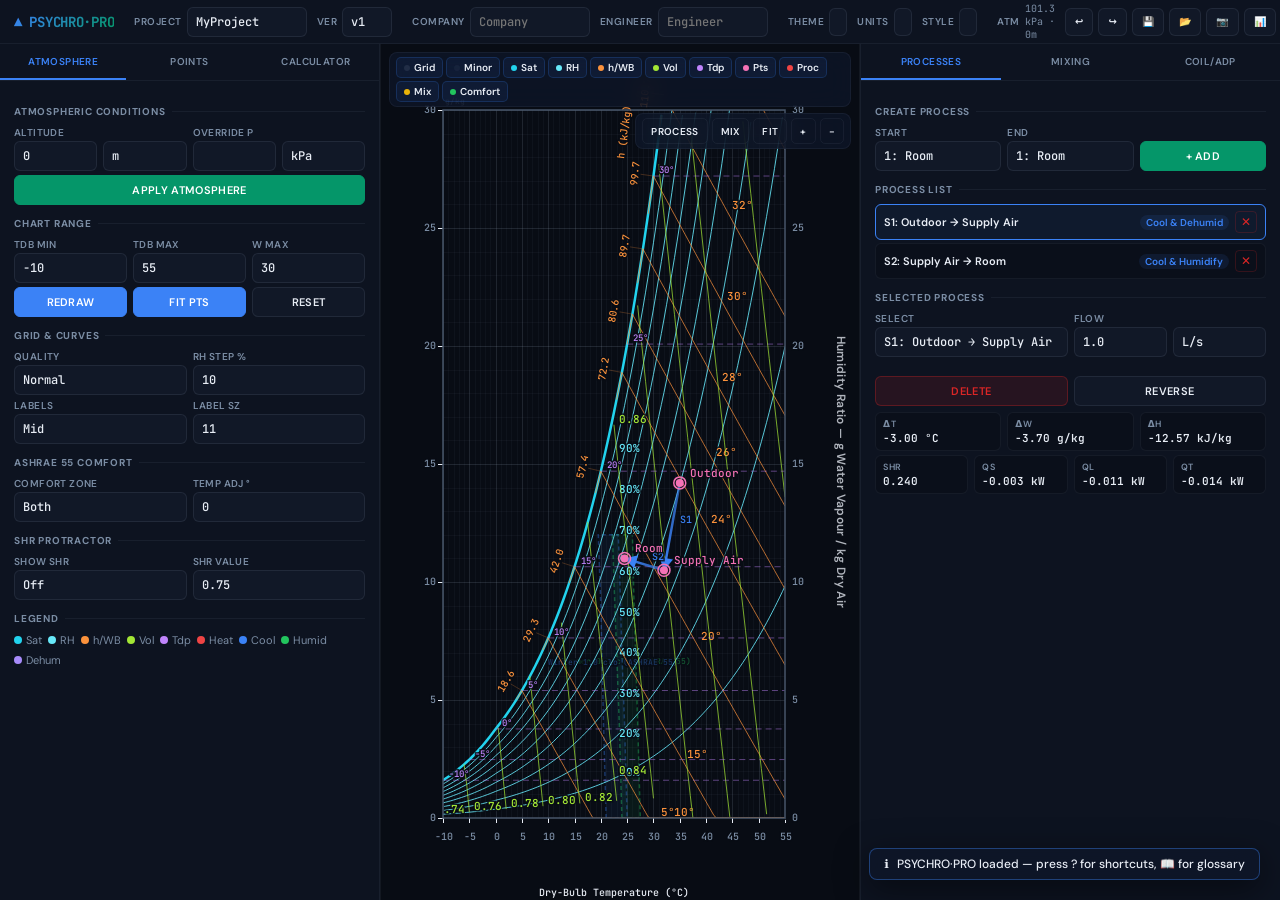
<file: PsychroChart Pro 2.6.6.html>
<!DOCTYPE html>
<html lang="en">
<head>
<meta charset="utf-8"/>
<meta name="viewport" content="width=device-width,initial-scale=1"/>
<title>Psychrometric Chart — Pro 2.6.6</title>
<style>
@import url('https://fonts.googleapis.com/css2?family=JetBrains+Mono:wght@400;500;600;700&family=DM+Sans:ital,wght@0,400;0,500;0,600;0,700;1,400&display=swap');

:root{
  --leftW:380px; --rightW:420px;
  --bg:#080c14; --fg:#e8edf5; --muted:#7b8da4; --dim:#4a5b72;
  --panel:#0d1320; --panel2:#0a0f1a; --panelText:#e8edf5;
  --accent:#3b82f6; --accentDim:#1e40af; --chip:#059669; --chipHover:#047857;
  --warn:#d97706; --danger:#dc2626; --success:#10b981;
  --grid:rgba(148,163,184,.06); --grid2:rgba(148,163,184,.14);
  --sat:#22d3ee; --rh:#67e8f9; --enth:#fb923c; --vline:#a3e635; --dpline:#c084fc;
  --pt:#f472b6; --ptGlow:rgba(244,114,182,.35);
  --heat:#ef4444; --cool:#3b82f6; --humid:#22c55e; --dehum:#a78bfa;
  --evap:#06b6d4; --mix:#eab308;
  --shadow:0 8px 32px rgba(0,0,0,.5); --shadow2:0 2px 8px rgba(0,0,0,.3);
  --r:10px; --r2:6px;
  --inputBg:#111827; --inputBorder:rgba(148,163,184,.12); --inputFocus:#3b82f6;
  --halo:rgba(8,12,20,.92); --plotBorder:#475569;
  --glass:rgba(15,23,42,.72); --glassBorder:rgba(148,163,184,.08);
  --lw-sat:2.5; --lw-rh:1.0; --lw-enth:0.9; --lw-v:0.9; --lw-dp:0.9;
  --mono:'JetBrains Mono',ui-monospace,Consolas,monospace;
  --sans:'DM Sans',system-ui,-apple-system,sans-serif;
  --tabH:36px;
}
[data-theme="light"]{
  --bg:#f8fafc; --fg:#0f172a; --muted:#1e293b; --dim:#475569;
  --panel:#ffffff; --panel2:#f1f5f9; --panelText:#0f172a;
  --grid:rgba(71,85,105,.08); --grid2:rgba(71,85,105,.18);
  --sat:#0891b2; --rh:#0e7490; --enth:#c2410c; --vline:#4d7c0f; --dpline:#7c3aed;
  --pt:#be185d; --ptGlow:rgba(190,24,93,.2);
  --heat:#b91c1c; --cool:#1d4ed8; --humid:#15803d; --dehum:#6d28d9;
  --evap:#0891b2; --mix:#a16207;
  --inputBg:#fff; --inputBorder:rgba(71,85,105,.22); --inputFocus:#3b82f6;
  --halo:rgba(248,250,252,.95); --plotBorder:#334155;
  --glass:rgba(255,255,255,.88); --glassBorder:rgba(71,85,105,.15);
  --shadow:0 4px 16px rgba(0,0,0,.08); --shadow2:0 1px 4px rgba(0,0,0,.06);
}
[data-style="classic"]{--sat:#1e293b;--rh:#dc2626;--enth:#16a34a;--vline:#7c3aed;--dpline:#0891b2;}
[data-theme="dark"][data-style="classic"]{--sat:#e2e8f0;--rh:#f87171;--enth:#4ade80;--vline:#a78bfa;--dpline:#22d3ee;}
[data-style="ashrae"]{
  --bg:#ffffff;--fg:#000000;--muted:#333333;--dim:#555555;
  --panel:#f7f7f5;--panel2:#eeeee8;--panelText:#111111;
  --grid:rgba(0,0,0,.06);--grid2:rgba(0,0,0,.15);
  --sat:#000000;--rh:#2266bb;--enth:#338833;--vline:#cc3333;--dpline:#777777;
  --pt:#cc0000;--ptGlow:rgba(204,0,0,.15);
  --heat:#cc0000;--cool:#0055aa;--humid:#007733;--dehum:#6633aa;
  --evap:#007777;--mix:#997700;
  --inputBg:#fff;--inputBorder:rgba(0,0,0,.15);--inputFocus:#0055aa;
  --halo:rgba(255,255,255,.95);--plotBorder:#000000;
  --glass:rgba(255,255,255,.9);--glassBorder:rgba(0,0,0,.1);
  --lw-sat:2.5;--lw-rh:0.6;--lw-enth:0.5;--lw-v:0.5;--lw-dp:0.4;
  --shadow:0 2px 8px rgba(0,0,0,.06);--shadow2:0 1px 3px rgba(0,0,0,.04);
}
[data-theme="dark"][data-style="ashrae"]{
  --bg:#12100e;--fg:#e8e4dc;--muted:#c0b8a8;--dim:#8a8278;
  --panel:#1a1714;--panel2:#141210;--panelText:#e8e4dc;
  --grid:rgba(200,190,170,.06);--grid2:rgba(200,190,170,.14);
  --sat:#e8e0d0;--rh:#6da6e8;--enth:#6dd89a;--vline:#e8a070;--dpline:#a09888;
  --pt:#e87878;--ptGlow:rgba(232,120,120,.15);
  --inputBg:#1e1b18;--inputBorder:rgba(200,190,170,.15);
  --halo:rgba(18,16,14,.92);--plotBorder:#c0b8a8;
  --glass:rgba(18,16,14,.75);--glassBorder:rgba(200,190,170,.1);
}

*,*::before,*::after{box-sizing:border-box;margin:0;padding:0}
html,body{height:100%;overflow:hidden;background:var(--bg);color:var(--fg);font-family:var(--sans);font-size:13px;-webkit-font-smoothing:antialiased}
::selection{background:var(--accent);color:#fff}
::-webkit-scrollbar{width:6px}::-webkit-scrollbar-track{background:transparent}::-webkit-scrollbar-thumb{background:var(--dim);border-radius:3px}
#app{position:fixed;inset:0;display:grid;grid-template-columns:var(--leftW) 1px 1fr 1px var(--rightW);grid-template-rows:44px 1fr;overflow:hidden}

#topBar{grid-column:1/-1;grid-row:1;display:flex;align-items:center;gap:10px;padding:0 14px;background:var(--panel);border-bottom:1px solid var(--glassBorder);z-index:20}
#topBar .logo{font-family:var(--mono);font-weight:700;font-size:14px;letter-spacing:-.02em;background:linear-gradient(135deg,var(--accent),var(--chip));-webkit-background-clip:text;-webkit-text-fill-color:transparent;white-space:nowrap;cursor:pointer}
#topBar .sep{width:1px;height:20px;background:var(--glassBorder)}
.topCtrl{display:flex;align-items:center;gap:5px}
.topCtrl label{font-size:10px;color:var(--muted);text-transform:uppercase;letter-spacing:.05em;font-weight:600}
.topCtrl select,.topCtrl input{height:28px;padding:0 8px;font-size:12px;font-family:var(--sans);font-weight:500;background:var(--inputBg);color:var(--fg);border:1px solid var(--inputBorder);border-radius:var(--r2);outline:none;appearance:none;cursor:pointer}
.topCtrl select:focus,.topCtrl input:focus{border-color:var(--inputFocus);box-shadow:0 0 0 2px rgba(59,130,246,.15)}
.topCtrl input[type="text"]{width:130px}
.topActions{margin-left:auto;display:flex;gap:5px;align-items:center}
.tbtn{height:28px;padding:0 9px;font-size:10px;font-family:var(--sans);font-weight:600;letter-spacing:.02em;text-transform:uppercase;border:1px solid var(--inputBorder);border-radius:var(--r2);background:var(--inputBg);color:var(--fg);cursor:pointer;transition:all .15s;white-space:nowrap;display:flex;align-items:center;gap:3px}
.tbtn:hover{border-color:var(--accent);color:var(--accent)}
.tbtn.primary{background:var(--accent);color:#fff;border-color:var(--accent)}
.tbtn.success{background:var(--chip);color:#fff;border-color:var(--chip)}

.panel{grid-row:2;background:var(--panel);border-right:1px solid var(--glassBorder);overflow-y:auto;overflow-x:hidden}
#rightPanel{border-right:none;border-left:1px solid var(--glassBorder)}
.split{grid-row:2;background:var(--glassBorder);cursor:col-resize;width:1px}.split:hover{background:var(--accent);width:3px;margin:0 -1px}
.panelTabs{display:flex;border-bottom:1px solid var(--glassBorder);position:sticky;top:0;z-index:5;background:var(--panel)}
.panelTabs button{flex:1;height:var(--tabH);font-size:10px;font-weight:600;letter-spacing:.04em;text-transform:uppercase;background:none;border:none;color:var(--muted);cursor:pointer;border-bottom:2px solid transparent;transition:all .15s;font-family:var(--sans)}
.panelTabs button:hover{color:var(--fg)}.panelTabs button.active{color:var(--accent);border-bottom-color:var(--accent)}
.tabContent{display:none;padding:12px 14px 16px}.tabContent.active{display:block}
.section-title{font-size:10px;font-weight:700;letter-spacing:.08em;text-transform:uppercase;color:var(--muted);margin:12px 0 8px;display:flex;align-items:center;gap:6px}
.section-title::after{content:'';flex:1;height:1px;background:var(--glassBorder)}
.row{display:grid;grid-template-columns:1fr 1fr;gap:6px;margin:4px 0}
.row3{display:grid;grid-template-columns:1fr 1fr 1fr;gap:6px;margin:4px 0}
.row4{display:grid;grid-template-columns:1fr 1fr 1fr 1fr;gap:6px;margin:4px 0}
.full{grid-column:1/-1}
.field{display:flex;flex-direction:column;gap:2px}
.field>label{font-size:10px;color:var(--muted);font-weight:600;letter-spacing:.04em;text-transform:uppercase}
input[type="number"],input[type="text"],select,textarea{width:100%;height:30px;padding:0 8px;font-size:12px;font-family:var(--mono);font-weight:500;background:var(--inputBg);color:var(--fg);border:1px solid var(--inputBorder);border-radius:var(--r2);outline:none;appearance:none;transition:border-color .15s}
textarea{height:auto;padding:6px 8px;font-family:var(--sans);font-size:12px;resize:vertical}
input:focus,select:focus,textarea:focus{border-color:var(--inputFocus);box-shadow:0 0 0 2px rgba(59,130,246,.1)}
input:disabled{opacity:.5;cursor:not-allowed}
.btn{width:100%;height:30px;font-size:11px;font-family:var(--sans);font-weight:600;letter-spacing:.03em;text-transform:uppercase;border:1px solid var(--inputBorder);border-radius:var(--r2);background:var(--inputBg);color:var(--fg);cursor:pointer;transition:all .15s}
.btn:hover{border-color:var(--accent);color:var(--accent)}
.btn.accent{background:var(--accent);color:#fff;border-color:var(--accent)}.btn.accent:hover{background:var(--accentDim)}
.btn.chip{background:var(--chip);color:#fff;border-color:var(--chip)}.btn.chip:hover{background:var(--chipHover)}
.btn.danger{background:rgba(220,38,38,.12);color:var(--danger);border-color:rgba(220,38,38,.3)}
.btn.warn{background:rgba(217,119,6,.12);color:var(--warn);border-color:rgba(217,119,6,.3)}

.ptable{width:100%;border-collapse:collapse;font-size:11px;margin:4px 0}
.ptable th{font-size:9px;font-weight:700;letter-spacing:.06em;text-transform:uppercase;color:var(--muted);text-align:left;padding:4px;border-bottom:1px solid var(--glassBorder)}
.ptable td{padding:3px 4px;border-bottom:1px solid var(--glassBorder);vertical-align:middle}
.ptable input{height:22px;padding:0 4px;font-size:11px}
.ptable .del,.ptable .dup{width:22px;height:22px;padding:0;display:flex;align-items:center;justify-content:center;font-size:11px;border-radius:4px;border:1px solid var(--inputBorder);background:transparent;cursor:pointer}
.ptable .del{color:var(--danger);border-color:rgba(220,38,38,.2)}.ptable .del:hover{background:rgba(220,38,38,.15)}
.ptable .dup{color:var(--muted)}.ptable .dup:hover{background:rgba(59,130,246,.1);color:var(--accent)}

.badge{display:inline-flex;align-items:center;gap:3px;font-size:10px;font-weight:600;padding:1px 6px;border-radius:10px}
.badge.heat{background:rgba(239,68,68,.1);color:var(--heat)}.badge.cool{background:rgba(59,130,246,.1);color:var(--cool)}
.badge.humid{background:rgba(34,197,94,.1);color:var(--humid)}.badge.dehum{background:rgba(167,139,250,.1);color:var(--dehum)}
.badge.evap{background:rgba(6,182,212,.1);color:var(--evap)}.badge.mix{background:rgba(234,179,8,.1);color:var(--mix)}

.metric{display:flex;flex-direction:column;gap:1px;padding:5px 7px;border-radius:var(--r2);background:var(--panel2);border:1px solid var(--glassBorder)}
.metric .val{font-family:var(--mono);font-size:11px;font-weight:600;color:var(--fg);word-break:break-word}.metric .lbl{font-size:9px;font-weight:600;letter-spacing:.06em;text-transform:uppercase;color:var(--muted)}
.calcResult{display:grid;grid-template-columns:1fr 1fr;gap:4px;margin:6px 0}

.legend{display:flex;flex-wrap:wrap;gap:6px;margin:8px 0}.legend-item{display:flex;align-items:center;gap:4px;font-size:11px;color:var(--muted)}.legend-dot{width:8px;height:8px;border-radius:50%}

.procCard{padding:6px 8px;border-radius:var(--r2);margin:3px 0;background:var(--panel2);border:1px solid var(--glassBorder)}
.procCard .procHead{display:flex;align-items:center;gap:6px}.procCard .procTitle{font-size:11px;font-weight:600;flex:1;min-width:0;overflow:hidden;text-overflow:ellipsis;white-space:nowrap}.procCard .badge{flex-shrink:0}

#chartWrap{grid-column:3;grid-row:2;position:relative;overflow:hidden;background:var(--bg)}
canvas{position:absolute;inset:0;width:100%;height:100%;display:block}
#cv{z-index:1}

#yAxisLabel{position:absolute;right:8px;top:50%;z-index:5;writing-mode:vertical-rl;transform:translateY(-50%);font-family:var(--sans);font-size:12px;font-weight:600;color:var(--fg);letter-spacing:.03em;white-space:nowrap;pointer-events:none;text-align:center;padding:4px 2px;opacity:.75}

#hud{position:absolute;bottom:12px;left:50%;transform:translateX(-50%);padding:5px 12px;border-radius:8px;background:var(--glass);backdrop-filter:blur(12px);border:1px solid var(--glassBorder);font-family:var(--mono);font-size:11px;font-weight:500;color:var(--fg);z-index:10;white-space:nowrap;box-shadow:var(--shadow2);transition:opacity .15s}
#hud.hidden{opacity:0;pointer-events:none}

#chartToolbar{position:absolute;top:8px;left:8px;right:8px;display:flex;align-items:center;gap:6px;z-index:10;flex-wrap:wrap}
#layerToggles{display:flex;flex-wrap:wrap;gap:3px;padding:4px 6px;border-radius:8px;background:var(--glass);backdrop-filter:blur(12px);border:1px solid var(--glassBorder)}
#layerToggles label{display:flex;align-items:center;gap:4px;font-size:10px;font-weight:600;padding:3px 7px;border-radius:5px;cursor:pointer;transition:all .15s;color:var(--dim);border:1px solid transparent;user-select:none}
#layerToggles label:hover{color:var(--fg)}#layerToggles label.on{color:var(--fg);background:rgba(59,130,246,.08);border-color:rgba(59,130,246,.2)}
#layerToggles input[type="checkbox"]{display:none}
.ltDot{width:6px;height:6px;border-radius:50%;flex-shrink:0}
#chartActions{margin-left:auto;display:flex;gap:4px;padding:4px 6px;border-radius:8px;background:var(--glass);backdrop-filter:blur(12px);border:1px solid var(--glassBorder)}
#chartActions button{height:26px;padding:0 8px;font-size:10px;font-family:var(--sans);font-weight:600;letter-spacing:.03em;text-transform:uppercase;border:1px solid var(--glassBorder);border-radius:5px;background:transparent;color:var(--fg);cursor:pointer;transition:all .15s}
#chartActions button:hover{border-color:var(--accent);color:var(--accent)}
#chartActions button.active{background:var(--accent);color:#fff;border-color:var(--accent)}
#procModeBar{position:absolute;top:8px;left:50%;transform:translateX(-50%);padding:4px 14px;border-radius:8px;background:rgba(234,179,8,.15);border:1px solid rgba(234,179,8,.4);font-size:11px;font-weight:600;color:var(--warn);z-index:12;display:none;font-family:var(--sans)}
#procModeBar.visible{display:block}

#ctxMenu{position:fixed;z-index:300;min-width:220px;background:var(--panel);border:1px solid var(--glassBorder);border-radius:10px;box-shadow:var(--shadow);padding:4px 0;display:none;font-size:12px;color:var(--fg)}
#ctxMenu.visible{display:block}
#ctxMenu .ctx-item{padding:7px 14px;cursor:pointer;display:flex;align-items:center;gap:8px;transition:background .1s;color:var(--fg)}
#ctxMenu .ctx-item:hover{background:rgba(59,130,246,.1)}
#ctxMenu .ctx-item .ctx-icon{width:16px;text-align:center;font-size:13px}
#ctxMenu .ctx-item .ctx-key{margin-left:auto;font-size:10px;font-family:var(--mono);color:var(--dim)}
#ctxMenu .ctx-sep{height:1px;background:var(--glassBorder);margin:3px 8px}
[data-theme="light"] #ctxMenu{background:#ffffff;border:1px solid #d1d5db;box-shadow:0 8px 24px rgba(0,0,0,.12)}
[data-theme="light"] #ctxMenu .ctx-item{color:#111827}
[data-theme="light"] #ctxMenu .ctx-item:hover{background:rgba(59,130,246,.08)}
[data-theme="light"] #ctxMenu .ctx-key{color:#6b7280}
[data-theme="light"] #ctxMenu .ctx-sep{background:#e5e7eb}
[data-style="ashrae"] #ctxMenu{background:#fafaf5;border:1px solid #c8c8b8;box-shadow:0 6px 20px rgba(0,0,0,.1)}
[data-style="ashrae"] #ctxMenu .ctx-item{color:#111}
[data-style="ashrae"] #ctxMenu .ctx-item:hover{background:rgba(0,85,170,.06)}
[data-style="ashrae"][data-theme="light"] #ctxMenu{background:#ffffff;border:1px solid #bbb}
[data-theme="light"] .te-row label{color:#111827}
[data-theme="light"] .te-row select,[data-theme="light"] .te-row input[type="number"]{background:#fff;color:#111827;border-color:#d1d5db}
[data-theme="light"] .modal-panel h2{color:#0f172a}
[data-theme="light"] .modal-panel h3{color:#1d4ed8}

.modal-overlay{position:fixed;inset:0;z-index:200;display:none;align-items:center;justify-content:center;background:rgba(0,0,0,.55);backdrop-filter:blur(4px)}
.modal-overlay.visible{display:flex}
.modal-panel{background:var(--panel);border:1px solid var(--glassBorder);border-radius:14px;padding:24px 28px;max-width:560px;width:92%;box-shadow:var(--shadow);max-height:85vh;overflow-y:auto}
.modal-panel h2{font-size:16px;margin-bottom:12px;font-family:var(--mono)}
.modal-panel h3{font-size:13px;margin:14px 0 6px;color:var(--accent)}
.modal-panel p,.modal-panel li{font-size:12px;line-height:1.6;color:var(--muted)}
.modal-panel ul{padding-left:18px;margin:6px 0}
.modal-panel .close-btn{margin-top:16px;width:100%;height:32px;background:var(--inputBg);border:1px solid var(--inputBorder);border-radius:var(--r2);color:var(--fg);font-family:var(--sans);font-weight:600;cursor:pointer}
.modal-panel .close-btn:hover{border-color:var(--accent)}
.shortcutGrid{display:grid;grid-template-columns:auto 1fr;gap:6px 16px}
.shortcutGrid .k{font-family:var(--mono);font-size:11px;padding:2px 6px;border-radius:4px;background:var(--inputBg);border:1px solid var(--glassBorder);text-align:center}
.shortcutGrid .d{font-size:12px;color:var(--muted);display:flex;align-items:center}
.dev-info{font-size:11px;color:var(--dim);margin-top:8px;padding:10px;background:var(--panel2);border-radius:8px;border:1px solid var(--glassBorder)}
[data-theme="light"] .dev-info{color:#334155}
[data-theme="light"] .ptable td{color:#0f172a}
[data-theme="light"] .ptable th{color:#334155;background:#e2e8f0}
[data-theme="light"] .metric .lbl{color:#475569}
[data-theme="light"] .metric .val{color:#0f172a}
[data-theme="light"] .procCard .procTitle{color:#0f172a}
[data-theme="light"] .badge{font-weight:700}
[data-theme="light"] .section-title{color:#334155}
[data-theme="light"] .modal-panel p,[data-theme="light"] .modal-panel li{color:#334155}
[data-theme="light"] .shortcutGrid .d{color:#334155}
[data-theme="light"] .legend-item{color:#334155}
[data-style="ashrae"] .ptable td{color:var(--fg)}
[data-style="ashrae"] .ptable th{color:var(--muted);background:var(--panel2)}
[data-style="ashrae"] .metric .val{color:var(--fg)}
[data-style="ashrae"] .procCard .procTitle{color:var(--fg)}

#toastContainer{position:fixed;bottom:20px;right:20px;z-index:9999;display:flex;flex-direction:column;gap:6px}

.te-grid{display:flex;flex-direction:column;gap:5px;margin:6px 0}
.te-row{display:grid;grid-template-columns:100px 44px 80px 60px;gap:6px;align-items:center;font-size:11px}
.te-row label{font-weight:600;color:var(--fg);font-size:11px}
.te-row input[type="color"]{width:36px;height:26px;border:1px solid var(--inputBorder);border-radius:4px;cursor:pointer;padding:1px;background:var(--inputBg)}
.te-row select{height:26px;font-size:10px;padding:0 4px;border-radius:4px;border:1px solid var(--inputBorder);background:var(--inputBg);color:var(--fg);font-family:var(--sans)}
.te-row input[type="number"]{height:26px;font-size:11px;padding:0 4px;border-radius:4px;border:1px solid var(--inputBorder);background:var(--inputBg);color:var(--fg);font-family:var(--mono)}
.toast{padding:7px 14px;border-radius:8px;background:var(--glass);backdrop-filter:blur(16px);border:1px solid var(--glassBorder);font-size:12px;font-weight:500;color:var(--fg);box-shadow:var(--shadow);animation:toastIn .3s ease-out;display:flex;align-items:center;gap:8px}
.toast.success{border-color:rgba(16,185,129,.4)}.toast.error{border-color:rgba(220,38,38,.4)}.toast.info{border-color:rgba(59,130,246,.4)}
@keyframes toastIn{from{opacity:0;transform:translateY(12px)}to{opacity:1;transform:translateY(0)}}
@keyframes toastOut{from{opacity:1}to{opacity:0;transform:translateY(-8px)}}

#splitL{grid-column:2;grid-row:2}#splitR{grid-column:4;grid-row:2}
#leftPanel{grid-column:1;grid-row:2}#rightPanel{grid-column:5;grid-row:2}

/* ===== GLOSSARY MODAL STYLES ===== */
.glossary-grid{display:grid;grid-template-columns:1fr 1fr;gap:0;margin:8px 0;border:1px solid var(--glassBorder);border-radius:8px;overflow:hidden}
.glossary-item{display:flex;align-items:flex-start;gap:10px;padding:10px 12px;border-bottom:1px solid var(--glassBorder);border-right:1px solid var(--glassBorder);transition:background .15s}
.glossary-item:hover{background:rgba(59,130,246,.04)}
.glossary-item:nth-child(2n){border-right:none}
.glossary-item:nth-last-child(-n+2){border-bottom:none}
.glossary-icon{width:32px;height:32px;border-radius:8px;display:flex;align-items:center;justify-content:center;font-size:16px;flex-shrink:0;background:var(--panel2);border:1px solid var(--glassBorder)}
.glossary-body{display:flex;flex-direction:column;gap:2px;min-width:0}
.glossary-abbr{font-family:var(--mono);font-size:12px;font-weight:700;color:var(--fg);letter-spacing:.02em}
.glossary-full{font-size:11px;color:var(--accent);font-weight:600}
.glossary-desc{font-size:10px;color:var(--muted);line-height:1.4}
.glossary-unit{font-family:var(--mono);font-size:10px;color:var(--dim);margin-top:1px}
[data-theme="light"] .glossary-abbr{color:#0f172a}
[data-theme="light"] .glossary-desc{color:#475569}

/* ===== MIX FLOW MODAL ===== */
.mix-flow-card{padding:10px 12px;border-radius:var(--r);background:var(--panel2);border:1px solid var(--glassBorder)}
.mix-flow-card-head{display:flex;align-items:center;gap:8px}
.mix-flow-dot{width:8px;height:8px;border-radius:50%;flex-shrink:0}
.mix-flow-name{font-family:var(--mono);font-size:12px;font-weight:700;color:var(--fg)}
.mix-flow-props{font-size:10px;color:var(--muted);margin-left:auto;font-family:var(--mono)}
#mixFlowOverlay .section-title{margin-top:10px}
.mix-flow-hint{font-size:10px;color:var(--warn);padding:4px 8px 2px;line-height:1.5;display:none}

/* ===== EDIT POINT MODAL ===== */
#editPtOverlay .ep-grid{display:grid;grid-template-columns:1fr 1fr;gap:8px;margin:10px 0}
#editPtOverlay .ep-field{display:flex;flex-direction:column;gap:3px}
#editPtOverlay .ep-field.full{grid-column:1/-1}
#editPtOverlay .ep-field>label{font-size:10px;font-weight:700;letter-spacing:.06em;text-transform:uppercase;color:var(--muted)}
#editPtOverlay .ep-field>input,#editPtOverlay .ep-field>select{height:32px;padding:0 10px;font-size:13px;font-family:var(--mono);font-weight:500;background:var(--inputBg);color:var(--fg);border:1px solid var(--inputBorder);border-radius:var(--r2);outline:none}
#editPtOverlay .ep-field>input:focus,#editPtOverlay .ep-field>select:focus{border-color:var(--inputFocus);box-shadow:0 0 0 3px rgba(59,130,246,.12)}
#editPtOverlay .ep-readonly{display:grid;grid-template-columns:1fr 1fr 1fr;gap:6px;margin:8px 0}
#editPtOverlay .ep-ro{display:flex;flex-direction:column;gap:1px;padding:6px 8px;border-radius:var(--r2);background:var(--panel2);border:1px solid var(--glassBorder)}
#editPtOverlay .ep-ro .ro-val{font-family:var(--mono);font-size:12px;font-weight:600;color:var(--fg)}
#editPtOverlay .ep-ro .ro-lbl{font-size:9px;font-weight:600;letter-spacing:.06em;text-transform:uppercase;color:var(--muted)}
#editPtOverlay .ep-actions{display:grid;grid-template-columns:1fr 1fr;gap:8px;margin-top:14px}
#editPtOverlay .ep-actions .btn{height:34px;font-size:12px}

/* ===== REPORT FORMAT MODAL ===== */
#reportOverlay label:has(input:checked){border-color:var(--accent)!important;background:rgba(59,130,246,.06)!important;box-shadow:0 0 0 2px rgba(59,130,246,.15)}
#reportOverlay label:hover{border-color:var(--accent)!important}
[data-theme="light"] #reportOverlay label:has(input:checked){background:rgba(59,130,246,.08)!important}
.mix-flow-hint.visible{display:block}
.mix-flow-hint code{font-family:var(--mono);font-size:10px;background:rgba(217,119,6,.12);padding:1px 4px;border-radius:3px;color:var(--warn)}

/* ===== BLINKING ACTIVE BUTTON ===== */
@keyframes btnBlink{0%,100%{opacity:1;box-shadow:0 0 4px rgba(59,130,246,.3)}50%{opacity:.65;box-shadow:0 0 12px rgba(59,130,246,.6)}}
#chartActions button.active{animation:btnBlink 1.2s ease-in-out infinite}
#chartActions button#btnProcessMode.active{background:var(--accent);color:#fff;border-color:var(--accent)}
#chartActions button#btnMixMode.active{background:var(--mix);color:#fff;border-color:var(--mix);animation-name:btnBlinkMix}
@keyframes btnBlinkMix{0%,100%{opacity:1;box-shadow:0 0 4px rgba(234,179,8,.3)}50%{opacity:.65;box-shadow:0 0 12px rgba(234,179,8,.6)}}

/* ===== PROCESS CARD ENHANCEMENTS ===== */
.procCard{cursor:pointer;transition:border-color .15s, background .15s}
.procCard:hover{border-color:var(--accent)}
.procCard.selected{border-color:var(--accent);background:rgba(59,130,246,.06)}
.procCard .procDel{width:22px;height:22px;padding:0;display:flex;align-items:center;justify-content:center;font-size:12px;border-radius:4px;border:1px solid rgba(220,38,38,.2);background:transparent;color:var(--danger);cursor:pointer;flex-shrink:0;transition:background .15s}
.procCard .procDel:hover{background:rgba(220,38,38,.15)}

/* ===== POINT TABLE EDIT MODE TOGGLE ===== */
.ptEditModeWrap{display:flex;align-items:center;gap:6px;margin:4px 0 6px}
.ptEditModeWrap label{font-size:10px;font-weight:600;color:var(--muted);text-transform:uppercase;letter-spacing:.04em}
.ptEditModeWrap select{height:24px;font-size:10px;padding:0 6px;border-radius:4px;border:1px solid var(--inputBorder);background:var(--inputBg);color:var(--fg);font-family:var(--sans)}

/* ===== ADD POINT VIA PARAMS MODAL ===== */
#addPtParamOverlay .ap-grid{display:grid;grid-template-columns:1fr 1fr;gap:8px;margin:10px 0}
#addPtParamOverlay .ap-field{display:flex;flex-direction:column;gap:3px}
#addPtParamOverlay .ap-field.full{grid-column:1/-1}
#addPtParamOverlay .ap-field>label{font-size:10px;font-weight:700;letter-spacing:.06em;text-transform:uppercase;color:var(--muted)}
#addPtParamOverlay .ap-field>input,#addPtParamOverlay .ap-field>select{height:32px;padding:0 10px;font-size:13px;font-family:var(--mono);font-weight:500;background:var(--inputBg);color:var(--fg);border:1px solid var(--inputBorder);border-radius:var(--r2);outline:none}
#addPtParamOverlay .ap-field>input:focus,#addPtParamOverlay .ap-field>select:focus{border-color:var(--inputFocus);box-shadow:0 0 0 3px rgba(59,130,246,.12)}
#addPtParamOverlay .ap-actions{display:grid;grid-template-columns:1fr 1fr;gap:8px;margin-top:14px}
#addPtParamOverlay .ap-actions .btn{height:34px;font-size:12px}
</style>
</head>
<body>
<div id="app" data-theme="dark" data-style="pro">

<!-- TOP BAR -->
<header id="topBar">
  <div class="logo" id="logoClick" title="About PSYCHRO·PRO">▲ PSYCHRO·PRO</div>
  <div class="sep"></div>
  <div class="topCtrl"><label>Project</label><input id="projName" type="text" value="MyProject" style="width:120px"></div>
  <div class="topCtrl"><label>Ver</label><input id="projVer" type="text" value="v1" style="width:50px"></div>
  <div class="sep"></div>
  <div class="topCtrl"><label>Company</label><input id="companyName" type="text" placeholder="Company" style="width:120px"></div>
  <div class="topCtrl"><label>Engineer</label><input id="engineerName" type="text" placeholder="Engineer" style="width:110px"></div>
  <div class="sep"></div>
  <div class="topCtrl"><label>Theme</label><select id="theme"><option value="dark" selected>Dark</option><option value="light">Light</option></select></div>
  <div class="topCtrl"><label>Units</label><select id="units"><option value="SI" selected>SI (°C, g/kg)</option><option value="IP">IP (°F, gr/lb)</option></select></div>
  <div class="topCtrl"><label>Style</label><select id="style"><option value="pro" selected>Pro</option><option value="classic">Classic</option><option value="ashrae">ASHRAE</option><option value="custom">Custom</option></select></div>
  <div class="sep"></div>
  <div class="topCtrl"><label>Atm</label><span id="pUsed" style="font-family:var(--mono);font-size:10px;color:var(--muted)">—</span></div>
  <div class="topActions">
    <button class="tbtn" id="btnUndo" title="Undo (Ctrl+Z)">↩</button>
    <button class="tbtn" id="btnRedo" title="Redo (Ctrl+Y)">↪</button>
    <button class="tbtn" id="btnSave" title="Save project JSON">💾</button>
    <button class="tbtn" id="btnLoad">📂</button>
    <input id="fileLoad" type="file" accept=".json" style="display:none"/>
    <button class="tbtn" id="btnExportPng">📷</button>
    <button class="tbtn" id="btnReport" title="Generate Report (HTML / Word)">📊</button>
    <button class="tbtn" id="btnGlossary" title="Glossary & Abbreviations">📖</button>
    <button class="tbtn" id="btnShortcuts" title="Keyboard shortcuts (?)">⌨</button>
    <button class="tbtn" id="btnAbout" title="About / Developer Info">ⓘ</button>
  </div>
</header>

<!-- LEFT PANEL -->
<aside id="leftPanel" class="panel">
  <div class="panelTabs">
    <button class="active" data-tab="tabAtmo">Atmosphere</button>
    <button data-tab="tabPoints">Points</button>
    <button data-tab="tabCalc">Calculator</button>
  </div>

  <div id="tabAtmo" class="tabContent active">
    <div class="section-title">Atmospheric Conditions</div>
    <div class="row">
      <div class="field"><label>Altitude</label><div class="row" style="margin:0"><input id="alt" type="number" value="0" step="1" min="-200" max="9000"/><select id="altUnit"><option value="m">m</option><option value="ft">ft</option></select></div></div>
      <div class="field"><label>Override P</label><div class="row" style="margin:0"><input id="pOverride" type="number" step="0.01" min="70" max="106"/><select id="pUnit"><option value="kPa">kPa</option><option value="psi">psia</option></select></div></div>
    </div>
    <div class="row"><button id="applyAtm" class="btn chip full">Apply Atmosphere</button></div>

    <div class="section-title">Chart Range</div>
    <div class="row3">
      <div class="field"><label>Tdb min</label><input id="tMin" type="number" value="-10" step="0.5"></div>
      <div class="field"><label>Tdb max</label><input id="tMax" type="number" value="55" step="0.5"></div>
      <div class="field"><label>W max</label><input id="wMax" type="number" value="30" step="1"></div>
    </div>
    <div class="row3"><button id="btnRedraw" class="btn accent">Redraw</button><button id="btnFit" class="btn accent">Fit Pts</button><button id="btnResetZoom" class="btn">Reset</button></div>

    <div class="section-title">Grid & Curves</div>
    <div class="row">
      <div class="field"><label>Quality</label><select id="density"><option value="fine">Fine</option><option value="normal" selected>Normal</option><option value="fast">Fast</option></select></div>
      <div class="field"><label>RH Step %</label><input id="rhStep" type="number" value="10" step="5" min="5"></div>
    </div>
    <div class="row">
      <div class="field"><label>Labels</label><select id="labelMode"><option value="none">None</option><option value="end">Ends</option><option value="mid" selected>Mid</option></select></div>
      <div class="field"><label>Label Sz</label><input id="labelPx" type="number" value="11" min="8" max="16"></div>
    </div>

    <div class="section-title">ASHRAE 55 Comfort</div>
    <div class="row">
      <div class="field"><label>Comfort Zone</label><select id="comfortZone"><option value="none">None</option><option value="summer">Summer</option><option value="winter">Winter</option><option value="both" selected>Both</option></select></div>
      <div class="field"><label>Temp Adj °</label><input id="comfortAdj" type="number" value="0" step="0.5"></div>
    </div>

    <div class="section-title">SHR Protractor</div>
    <div class="row">
      <div class="field"><label>Show SHR</label><select id="shrShow"><option value="off">Off</option><option value="on">On</option></select></div>
      <div class="field"><label>SHR Value</label><input id="shrVal" type="number" value="0.75" step="0.01" min="-2" max="2"></div>
    </div>

    <div class="section-title">Legend</div>
    <div class="legend">
      <div class="legend-item"><div class="legend-dot" style="background:var(--sat)"></div>Sat</div>
      <div class="legend-item"><div class="legend-dot" style="background:var(--rh)"></div>RH</div>
      <div class="legend-item"><div class="legend-dot" style="background:var(--enth)"></div>h/WB</div>
      <div class="legend-item"><div class="legend-dot" style="background:var(--vline)"></div>Vol</div>
      <div class="legend-item"><div class="legend-dot" style="background:var(--dpline)"></div>Tdp</div>
      <div class="legend-item"><div class="legend-dot" style="background:var(--heat)"></div>Heat</div>
      <div class="legend-item"><div class="legend-dot" style="background:var(--cool)"></div>Cool</div>
      <div class="legend-item"><div class="legend-dot" style="background:var(--humid)"></div>Humid</div>
      <div class="legend-item"><div class="legend-dot" style="background:var(--dehum)"></div>Dehum</div>
    </div>
  </div>

  <div id="tabPoints" class="tabContent">
    <div class="section-title">Add Point</div>
    <div class="row3">
      <div class="field"><label>Tdb</label><input id="inT" type="number" value="26" step="0.1"></div>
      <div class="field"><label>Given</label><select id="inMode"><option value="RH">RH %</option><option value="W">W</option><option value="Twb">Twb</option><option value="Tdp">Tdp</option></select></div>
      <div class="field"><label>Value</label><input id="inX" type="number" value="50" step="0.1"></div>
    </div>
    <div class="row3">
      <div class="field"><label>Label</label><input id="inLbl" type="text" value="Pt"></div>
      <div class="field"><label>Connect</label><select id="connect"><option value="no">No</option><option value="yes">Yes</option></select></div>
      <div class="field"><label>&nbsp;</label><button id="addPt" class="btn chip">+ Add</button></div>
    </div>
    <div class="section-title">All Points</div>
    <div class="ptEditModeWrap"><label>Edit By</label><select id="ptTblEditMode"><option value="RH">Tdb + RH%</option><option value="Twb">Tdb + Twb</option></select></div>
    <div style="overflow-x:auto"><table class="ptable" id="ptsTbl"><thead><tr><th>#</th><th>Label</th><th>Tdb</th><th id="ptTblSecondHdr">RH%</th><th>W</th><th></th></tr></thead><tbody></tbody></table></div>
    <div class="section-title">Edit Selected</div>
    <div class="row3">
      <div class="field"><label>Point</label><select id="selPt"></select></div>
      <div class="field"><label>Edit By</label><select id="editMode"><option value="RH">RH%</option><option value="W">W</option><option value="Twb">Twb</option></select></div>
      <div class="field"><label>Label</label><input id="selLbl" type="text"></div>
    </div>
    <div class="row3">
      <div class="field"><label>Tdb</label><input id="selT" type="number" step="0.1"></div>
      <div class="field"><label>Value</label><input id="selX" type="number" step="0.1"></div>
      <div class="field"><label>&nbsp;</label><button id="applyEdit" class="btn accent">Apply</button></div>
    </div>
    <div class="section-title">Bulk Import</div>
    <div class="field"><label>CSV (Tdb,RH%,Label per line)</label><textarea id="bulkCSV" rows="3" placeholder="26,50,Room&#10;13,95,Supply"></textarea></div>
    <div class="row"><button id="bulkImport" class="btn accent full">Import CSV Points</button></div>
  </div>

  <div id="tabCalc" class="tabContent">
    <div class="section-title">Property Calculator</div>
    <div class="row">
      <div class="field"><label>Input 1</label><select id="calcIn1"><option value="Tdb">Tdb</option><option value="RH">RH %</option><option value="W">W</option><option value="Twb">Twb</option><option value="Tdp">Tdp</option><option value="h">h</option></select></div>
      <div class="field"><label>Value</label><input id="calcV1" type="number" value="26" step="0.1"></div>
    </div>
    <div class="row">
      <div class="field"><label>Input 2</label><select id="calcIn2"><option value="Tdb">Tdb</option><option value="RH" selected>RH %</option><option value="W">W</option><option value="Twb">Twb</option><option value="Tdp">Tdp</option><option value="h">h</option></select></div>
      <div class="field"><label>Value</label><input id="calcV2" type="number" value="50" step="0.1"></div>
    </div>
    <div class="row"><button id="calcBtn" class="btn chip full">Calculate</button></div>
    <div id="calcResults" class="calcResult"></div>
    <div class="row"><button id="calcAddPt" class="btn accent full">Add as Point</button></div>

    <div class="section-title">Psychrometric Table</div>
    <div class="row3">
      <div class="field"><label>From T</label><input id="tblFrom" type="number" value="10" step="1"></div>
      <div class="field"><label>To T</label><input id="tblTo" type="number" value="40" step="1"></div>
      <div class="field"><label>&nbsp;</label><button id="tblGen" class="btn accent">Generate</button></div>
    </div>
    <div id="psyTableWrap" style="overflow:auto;max-height:300px;margin-top:6px"></div>
  </div>
</aside>

<div id="splitL" class="split"></div>
<div id="splitR" class="split"></div>

<!-- CHART -->
<main id="chartWrap">
  <div id="yAxisLabel">Humidity Ratio — Mass of Water Vapour per Unit Mass of Dry Air</div>
  <div id="chartToolbar">
    <div id="layerToggles"></div>
    <div id="chartActions">
      <button id="btnProcessMode">Process</button>
      <button id="btnMixMode">Mix</button>
      <button id="btnFitScreen" title="Fit chart to screen (F)">Fit</button>
      <button id="btnZoomIn">+</button>
      <button id="btnZoomOut">−</button>
    </div>
  </div>
  <div id="procModeBar">⚡ Process Mode — Click two points to create a process. Esc to cancel.</div>
  <div id="mixModeBar" style="position:absolute;top:8px;left:50%;transform:translateX(-50%);padding:4px 14px;border-radius:8px;background:rgba(234,179,8,.15);border:1px solid rgba(234,179,8,.4);font-size:11px;font-weight:600;color:var(--warn);z-index:12;display:none;font-family:var(--sans);white-space:nowrap"></div>
  <canvas id="cv"></canvas>
  <div id="hud" class="hidden">—</div>
</main>

<!-- RIGHT PANEL -->
<aside id="rightPanel" class="panel">
  <div class="panelTabs">
    <button class="active" data-tab="tabProc">Processes</button>
    <button data-tab="tabMix">Mixing</button>
    <button data-tab="tabCoil">Coil/ADP</button>
  </div>
  <div id="tabProc" class="tabContent active">
    <div class="section-title">Create Process</div>
    <div class="row3">
      <div class="field"><label>Start</label><select id="procA"></select></div>
      <div class="field"><label>End</label><select id="procB"></select></div>
      <div class="field"><label>&nbsp;</label><button id="procAdd" class="btn chip">+ Add</button></div>
    </div>
    <div class="section-title">Process List</div>
    <div id="processCards"></div>
    <div class="section-title">Selected Process</div>
    <div class="row">
      <div class="field"><label>Select</label><select id="procSel"></select></div>
      <div class="field"><label>Flow</label><div class="row" style="margin:0"><input id="flowVal" type="number" step="0.01" value="1.0"><select id="flowUnit"></select></div></div>
    </div>
    <div class="row"><div class="field"><label>&nbsp;</label><button id="procDel" class="btn danger">Delete</button></div><div class="field"><label>&nbsp;</label><button id="procRev" class="btn">Reverse</button></div></div>
    <div class="row3" style="margin-top:6px">
      <div class="metric"><span class="lbl">ΔT</span><span class="val" id="mDT">—</span></div>
      <div class="metric"><span class="lbl">ΔW</span><span class="val" id="mDW">—</span></div>
      <div class="metric"><span class="lbl">Δh</span><span class="val" id="mDh">—</span></div>
    </div>
    <div class="row4" style="margin-top:4px">
      <div class="metric"><span class="lbl">SHR</span><span class="val" id="mSHR">—</span></div>
      <div class="metric"><span class="lbl">Qs</span><span class="val" id="mQs">—</span></div>
      <div class="metric"><span class="lbl">Ql</span><span class="val" id="mQl">—</span></div>
      <div class="metric"><span class="lbl">Qt</span><span class="val" id="mQt">—</span></div>
    </div>
  </div>
  <div id="tabMix" class="tabContent">
    <div class="section-title">Air Mixing</div>
    <div class="row"><div class="field"><label>Point A</label><select id="mixA"></select></div><div class="field"><label>Point B</label><select id="mixB"></select></div></div>
    <div class="row3">
      <div class="field"><label id="mixLblA">Flow A</label><input id="mixWA" type="number" value="1" step="0.1"></div>
      <div class="field"><label id="mixLblB">Flow B</label><input id="mixWB" type="number" value="1" step="0.1"></div>
      <div class="field"><label>Label</label><input id="mixLbl" type="text" value="Mix"></div>
    </div>
    <div class="row"><button id="mixAdd" class="btn chip full">+ Add Mix Point</button></div>
    <p style="font-size:10px;color:var(--muted);margin-top:6px">Mix point is locked & auto-updates. Lever rule shown on chart.</p>
  </div>
  <div id="tabCoil" class="tabContent">
    <div class="section-title">Coil Analysis (ADP)</div>
    <p style="font-size:11px;color:var(--muted);margin-bottom:6px">Select cooling process for ADP & Bypass Factor.</p>
    <div class="row"><div class="field"><label>Process</label><select id="adpProc"></select></div><div class="field"><label>&nbsp;</label><button id="adpCalc" class="btn accent">Calc ADP</button></div></div>
    <div id="adpResults" class="calcResult" style="margin-top:6px"></div>
    <div class="section-title">Ventilation Rate</div>
    <div class="row">
      <div class="field"><label>People</label><input id="ventPeople" type="number" value="10" step="1"></div>
      <div class="field"><label>Rate per Person</label><div class="row" style="margin:0"><input id="ventRate" type="number" value="10" step="0.5"><select id="ventUnit"><option value="Lps">L/s</option><option value="cfm">CFM</option></select></div></div>
    </div>
    <div class="row"><button id="ventCalc" class="btn accent full">Calculate OA Load</button></div>
    <div id="ventResults" class="calcResult" style="margin-top:6px"></div>
  </div>
</aside>

<!-- CONTEXT MENU -->
<div id="ctxMenu">
  <div class="ctx-item" data-action="endProcess" id="ctxEndProc" style="display:none"><span class="ctx-icon">🏁</span><span id="ctxEndProcText">End Process Here</span></div>
  <div class="ctx-sep" id="ctxEndProcSep" style="display:none"></div>
  <div class="ctx-item" data-action="addPointHere"><span class="ctx-icon">📍</span>Add Point Here</div>
  <div class="ctx-item" data-action="addPointTdb"><span class="ctx-icon">🌡️</span>Add Point at This Tdb…</div>
  <div class="ctx-item" data-action="addPointParams"><span class="ctx-icon">📝</span>Add Point via Parameters…</div>
  <div class="ctx-sep"></div>
  <div class="ctx-item" data-action="editPoint" id="ctxEditPt"><span class="ctx-icon">✏️</span>Edit Point</div>
  <div class="ctx-item" data-action="lockPoint" id="ctxLock"><span class="ctx-icon">🔒</span><span id="ctxLockText">Lock Point</span></div>
  <div class="ctx-item" data-action="resetLabel" id="ctxResetLabel"><span class="ctx-icon">↩️</span>Reset Label Position</div>
  <div class="ctx-item" data-action="deletePoint" id="ctxDeletePt"><span class="ctx-icon">🗑️</span>Delete Point</div>
  <div class="ctx-sep"></div>
  <div class="ctx-item" data-action="startProcess"><span class="ctx-icon">➡️</span><span id="ctxStartProc">Start Process Here</span><span class="ctx-key">P</span></div>
  <div class="ctx-item" data-action="nearestProps"><span class="ctx-icon">📋</span>Copy Properties</div>
  <div class="ctx-sep"></div>
  <div class="ctx-item" data-action="fitAll"><span class="ctx-icon">⊞</span>Fit All Points<span class="ctx-key">F</span></div>
  <div class="ctx-item" data-action="resetZoom"><span class="ctx-icon">↺</span>Reset Zoom<span class="ctx-key">R</span></div>
  <div class="ctx-item" data-action="toggleComfort"><span class="ctx-icon">🏠</span>Toggle Comfort Zone<span class="ctx-key">C</span></div>
  <div class="ctx-sep"></div>
  <div class="ctx-item" data-action="chartTheme"><span class="ctx-icon">🎨</span>Custom Chart Theme…</div>
  <div class="ctx-item" data-action="exportPng"><span class="ctx-icon">📷</span>Export as PNG</div>
  <div class="ctx-item" data-action="copyPng"><span class="ctx-icon">📋</span>Copy Chart to Clipboard</div>
  <div class="ctx-sep"></div>
  <div class="ctx-item" data-action="glossary"><span class="ctx-icon">📖</span>Glossary & Abbreviations</div>
  <div class="ctx-item" data-action="about"><span class="ctx-icon">ⓘ</span>About PSYCHRO·PRO</div>
</div>

<div id="toastContainer"></div>

<!-- SHORTCUTS MODAL -->
<div id="shortcutsOverlay" class="modal-overlay">
  <div class="modal-panel">
    <h2>⌨ Keyboard Shortcuts</h2>
    <div class="shortcutGrid">
      <span class="k">Ctrl+Z</span><span class="d">Undo</span>
      <span class="k">Ctrl+Y</span><span class="d">Redo</span>
      <span class="k">Space+Drag</span><span class="d">Pan chart</span>
      <span class="k">Scroll</span><span class="d">Zoom in/out</span>
      <span class="k">P</span><span class="d">Toggle process mode</span>
      <span class="k">Escape</span><span class="d">Cancel mode / close dialogs</span>
      <span class="k">F</span><span class="d">Fit all points</span>
      <span class="k">R</span><span class="d">Reset zoom</span>
      <span class="k">G</span><span class="d">Toggle grid</span>
      <span class="k">C</span><span class="d">Cycle comfort zones</span>
      <span class="k">D</span><span class="d">Toggle dew point lines</span>
      <span class="k">?</span><span class="d">Show this panel</span>
      <span class="k">1–7</span><span class="d">Toggle layers (Sat/RH/h/v/Tdp/Pts/Proc)</span>
      <span class="k">Del</span><span class="d">Delete selected point</span>
      <span class="k">Right-click</span><span class="d">Context menu with actions</span>
    </div>
    <button class="close-btn" id="closeShortcuts">Close (Esc)</button>
  </div>
</div>

<!-- ABOUT MODAL -->
<div id="aboutOverlay" class="modal-overlay">
  <div class="modal-panel">
    <h2>ⓘ About PSYCHRO·PRO</h2>
    <p style="margin-bottom:12px">Professional-grade ASHRAE psychrometric chart analysis software.</p>
    <h3>Features</h3>
    <ul>
      <li>Full ASHRAE psychrometric calculations (SI & IP units)</li>
      <li>Altitude & pressure correction per ASHRAE Fundamentals</li>
      <li>ASHRAE Standard 55 thermal comfort zone overlays</li>
      <li>Air mixing with mass/enthalpy balance & lever rule</li>
      <li>Coil analysis with ADP & bypass factor calculation</li>
      <li>SHR protractor & process type auto-classification</li>
      <li>Ventilation load calculator (outdoor air)</li>
      <li>Psychrometric property table generation</li>
      <li>Bulk CSV point import & project save/load (JSON)</li>
      <li>PNG/HTML report export with embedded chart</li>
      <li>Multiple themes: Pro, Classic, and ASHRAE-authentic</li>
    </ul>
    <h3>Developer</h3>
    <div class="dev-info">
      <strong>Developer:</strong> Shadi Alashkar<br>
      <strong>Email:</strong> alashkar.shadi@gmail.com<br>
      <strong>Version:</strong> 2.6.6 Edition<br>
      <strong>Build:</strong> 2022-03-12
    </div>
    <h3>Legal Disclaimer & License</h3>
    <div class="dev-info" style="color:var(--muted)">
      <strong>MIT License</strong><br>
      This software is released under the MIT License. It is free of charge for educational and professional use.<br><br>
      <strong>From Engineer to Engineer.</strong> This tool was created by an engineer for engineers — built with care to serve the HVAC, mechanical engineering, and building science community.<br><br>
      <strong>THIS SOFTWARE IS PROVIDED "AS IS" WITHOUT WARRANTY OF ANY KIND,</strong> express or implied, including but not limited to the warranties of merchantability, fitness for a particular purpose, and non-infringement.<br><br>
      <strong>USE AT YOUR OWN RISK.</strong> The developer shall not be held liable for any damages, losses, or consequences arising from the use of this software. All psychrometric calculations are based on ASHRAE Handbook of Fundamentals equations; however, no guarantee is made regarding absolute numerical accuracy.<br><br>
      Every reasonable effort has been made to ensure calculation accuracy and compliance with ASHRAE standards. Users are responsible for independently verifying all results before use in engineering design, construction, or any safety-critical application.<br><br>
      This software is intended for professional use by qualified HVAC engineers, mechanical engineers, and related professionals. It does not replace professional engineering judgment.<br><br>
      Permission is hereby granted, free of charge, to any person obtaining a copy of this software, to deal in the Software without restriction, including without limitation the rights to use, copy, modify, merge, publish, distribute, sublicense, and/or sell copies of the Software, subject to the above copyright notice and this permission notice being included in all copies or substantial portions of the Software.<br><br>
      © 2022 All rights reserved.
    </div>
    <button class="close-btn" id="closeAbout">Close</button>
  </div>
</div>

<!-- ===== GLOSSARY MODAL ===== -->
<div id="glossaryOverlay" class="modal-overlay">
  <div class="modal-panel" style="max-width:680px">
    <h2>📖 Glossary & Abbreviations</h2>
    <p style="margin-bottom:6px">All psychrometric properties and abbreviations used in PSYCHRO·PRO.</p>

    <h3>Psychrometric Properties</h3>
    <div class="glossary-grid">
      <div class="glossary-item">
        <div class="glossary-icon">🌡️</div>
        <div class="glossary-body">
          <span class="glossary-abbr">Tdb / DBT</span>
          <span class="glossary-full">Dry-Bulb Temperature</span>
          <span class="glossary-desc">Temperature of air measured by a standard thermometer, not affected by moisture.</span>
          <span class="glossary-unit">SI: °C &nbsp;|&nbsp; IP: °F</span>
        </div>
      </div>
      <div class="glossary-item">
        <div class="glossary-icon">💧</div>
        <div class="glossary-body">
          <span class="glossary-abbr">Twb / WBT</span>
          <span class="glossary-full">Wet-Bulb Temperature</span>
          <span class="glossary-desc">Temperature read by a thermometer with a wetted wick; indicates evaporative cooling potential.</span>
          <span class="glossary-unit">SI: °C &nbsp;|&nbsp; IP: °F</span>
        </div>
      </div>
      <div class="glossary-item">
        <div class="glossary-icon">🔽</div>
        <div class="glossary-body">
          <span class="glossary-abbr">Tdp / DPT</span>
          <span class="glossary-full">Dew-Point Temperature</span>
          <span class="glossary-desc">Temperature at which air becomes saturated and condensation begins.</span>
          <span class="glossary-unit">SI: °C &nbsp;|&nbsp; IP: °F</span>
        </div>
      </div>
      <div class="glossary-item">
        <div class="glossary-icon">💦</div>
        <div class="glossary-body">
          <span class="glossary-abbr">RH</span>
          <span class="glossary-full">Relative Humidity</span>
          <span class="glossary-desc">Ratio of actual water vapour pressure to saturation pressure at the same temperature.</span>
          <span class="glossary-unit">%  (0–100)</span>
        </div>
      </div>
      <div class="glossary-item">
        <div class="glossary-icon">⚖️</div>
        <div class="glossary-body">
          <span class="glossary-abbr">W / ω</span>
          <span class="glossary-full">Humidity Ratio</span>
          <span class="glossary-desc">Mass of water vapour per unit mass of dry air. Also called moisture content or mixing ratio.</span>
          <span class="glossary-unit">SI: g/kg &nbsp;|&nbsp; IP: grains/lb</span>
        </div>
      </div>
      <div class="glossary-item">
        <div class="glossary-icon">⚡</div>
        <div class="glossary-body">
          <span class="glossary-abbr">h</span>
          <span class="glossary-full">Specific Enthalpy</span>
          <span class="glossary-desc">Total energy content of moist air per unit mass of dry air (sensible + latent heat).</span>
          <span class="glossary-unit">SI: kJ/kg &nbsp;|&nbsp; IP: Btu/lb</span>
        </div>
      </div>
      <div class="glossary-item">
        <div class="glossary-icon">📐</div>
        <div class="glossary-body">
          <span class="glossary-abbr">v</span>
          <span class="glossary-full">Specific Volume</span>
          <span class="glossary-desc">Volume occupied per unit mass of dry air. Inverse of density.</span>
          <span class="glossary-unit">SI: m³/kg &nbsp;|&nbsp; IP: ft³/lb</span>
        </div>
      </div>
      <div class="glossary-item">
        <div class="glossary-icon">🏋️</div>
        <div class="glossary-body">
          <span class="glossary-abbr">ρ</span>
          <span class="glossary-full">Density</span>
          <span class="glossary-desc">Mass of moist air per unit volume. ρ = 1/v.</span>
          <span class="glossary-unit">SI: kg/m³ &nbsp;|&nbsp; IP: lb/ft³</span>
        </div>
      </div>
    </div>

    <h3>Process & Analysis Terms</h3>
    <div class="glossary-grid">
      <div class="glossary-item">
        <div class="glossary-icon">📊</div>
        <div class="glossary-body">
          <span class="glossary-abbr">SHR</span>
          <span class="glossary-full">Sensible Heat Ratio</span>
          <span class="glossary-desc">Ratio of sensible heat to total heat in a process. SHR = Qs / Qt.</span>
          <span class="glossary-unit">Dimensionless (0–1)</span>
        </div>
      </div>
      <div class="glossary-item">
        <div class="glossary-icon">🎯</div>
        <div class="glossary-body">
          <span class="glossary-abbr">ADP</span>
          <span class="glossary-full">Apparatus Dew Point</span>
          <span class="glossary-desc">The saturation point where the coil process line intersects the saturation curve.</span>
          <span class="glossary-unit">SI: °C &nbsp;|&nbsp; IP: °F</span>
        </div>
      </div>
      <div class="glossary-item">
        <div class="glossary-icon">🔄</div>
        <div class="glossary-body">
          <span class="glossary-abbr">BPF / BF</span>
          <span class="glossary-full">Bypass Factor</span>
          <span class="glossary-desc">Fraction of air that bypasses the coil without being conditioned.</span>
          <span class="glossary-unit">Dimensionless (0–1)</span>
        </div>
      </div>
      <div class="glossary-item">
        <div class="glossary-icon">🌀</div>
        <div class="glossary-body">
          <span class="glossary-abbr">CF</span>
          <span class="glossary-full">Contact Factor</span>
          <span class="glossary-desc">Fraction of air effectively in contact with the coil. CF = 1 − BPF.</span>
          <span class="glossary-unit">Dimensionless (0–1)</span>
        </div>
      </div>
      <div class="glossary-item">
        <div class="glossary-icon">🔥</div>
        <div class="glossary-body">
          <span class="glossary-abbr">Qs</span>
          <span class="glossary-full">Sensible Heat</span>
          <span class="glossary-desc">Heat that changes temperature without changing moisture content.</span>
          <span class="glossary-unit">kW (or Btu/h)</span>
        </div>
      </div>
      <div class="glossary-item">
        <div class="glossary-icon">🌫️</div>
        <div class="glossary-body">
          <span class="glossary-abbr">Ql</span>
          <span class="glossary-full">Latent Heat</span>
          <span class="glossary-desc">Heat that changes moisture content without changing temperature.</span>
          <span class="glossary-unit">kW (or Btu/h)</span>
        </div>
      </div>
      <div class="glossary-item">
        <div class="glossary-icon">⚡</div>
        <div class="glossary-body">
          <span class="glossary-abbr">Qt</span>
          <span class="glossary-full">Total Heat</span>
          <span class="glossary-desc">Sum of sensible and latent heat. Qt = Qs + Ql.</span>
          <span class="glossary-unit">kW (or Btu/h)</span>
        </div>
      </div>
      <div class="glossary-item">
        <div class="glossary-icon">🌬️</div>
        <div class="glossary-body">
          <span class="glossary-abbr">OA</span>
          <span class="glossary-full">Outdoor Air</span>
          <span class="glossary-desc">Fresh air intake from outside for ventilation requirements.</span>
          <span class="glossary-unit">L/s or CFM</span>
        </div>
      </div>
      <div class="glossary-item">
        <div class="glossary-icon">🔁</div>
        <div class="glossary-body">
          <span class="glossary-abbr">RA / SA</span>
          <span class="glossary-full">Return Air / Supply Air</span>
          <span class="glossary-desc">RA is air returning from the conditioned space; SA is conditioned air delivered to the space.</span>
          <span class="glossary-unit">L/s or CFM</span>
        </div>
      </div>
      <div class="glossary-item">
        <div class="glossary-icon">🌀</div>
        <div class="glossary-body">
          <span class="glossary-abbr">Pv / Pws</span>
          <span class="glossary-full">Vapour Pressure / Saturation Vapour Pressure</span>
          <span class="glossary-desc">Pv is the partial pressure of water vapour in air. Pws is the maximum Pv at a given temperature. RH = Pv / Pws.</span>
          <span class="glossary-unit">Pa or kPa</span>
        </div>
      </div>
      <div class="glossary-item">
        <div class="glossary-icon">🏔️</div>
        <div class="glossary-body">
          <span class="glossary-abbr">Patm</span>
          <span class="glossary-full">Atmospheric Pressure</span>
          <span class="glossary-desc">Barometric pressure at a given altitude. Affects all psychrometric calculations. Standard sea level = 101.325 kPa.</span>
          <span class="glossary-unit">kPa or psia</span>
        </div>
      </div>
    </div>

    <h3>Keyboard Shortcuts Quick Reference</h3>
    <div class="shortcutGrid" style="margin-top:4px">
      <span class="k">Ctrl+Z / Y</span><span class="d">Undo / Redo</span>
      <span class="k">P</span><span class="d">Toggle process mode</span>
      <span class="k">F</span><span class="d">Fit all points</span>
      <span class="k">R</span><span class="d">Reset zoom</span>
      <span class="k">G</span><span class="d">Toggle grid</span>
      <span class="k">C</span><span class="d">Cycle comfort zones</span>
      <span class="k">D</span><span class="d">Toggle dew point lines</span>
      <span class="k">1–7</span><span class="d">Toggle layers</span>
      <span class="k">Del</span><span class="d">Delete selected point</span>
      <span class="k">?</span><span class="d">Shortcuts panel</span>
      <span class="k">Scroll</span><span class="d">Zoom in/out</span>
      <span class="k">Drag</span><span class="d">Pan chart / move points</span>
      <span class="k">Dbl-click</span><span class="d">Lock/unlock point</span>
      <span class="k">Right-click</span><span class="d">Context menu</span>
    </div>

    <button class="close-btn" id="closeGlossary">Close (Esc)</button>
  </div>
</div>

<!-- MIX FLOW MODAL -->
<div id="mixFlowOverlay" class="modal-overlay">
  <div class="modal-panel" style="max-width:440px">
    <h2>🔀 Air Mixing — Flow Rates</h2>
    <p style="margin-bottom:10px;font-size:11px;color:var(--muted)">Define flow rates for the two air streams to calculate the mixed-air condition.</p>

    <div class="section-title">Input Method</div>
    <div class="row">
      <div class="field full"><label>Method</label>
        <select id="mixFlowMethod">
          <option value="both">Enter both flows</option>
          <option value="flowA_pctB">—</option>
          <option value="flowB_pctA">—</option>
        </select>
      </div>
    </div>
    <div class="row">
      <div class="field"><label>Flow Unit</label>
        <select id="mixFlowUnit">
          <option value="Lps">L/s</option>
          <option value="cfm">CFM</option>
        </select>
      </div>
    </div>

    <div class="section-title" style="margin-top:14px">Air Streams</div>

    <!-- Point A card -->
    <div class="mix-flow-card">
      <div class="mix-flow-card-head">
        <span class="mix-flow-dot" style="background:var(--accent)"></span>
        <span class="mix-flow-name" id="mixFlowNameA">Point A</span>
        <span class="mix-flow-props" id="mixFlowPropsA"></span>
      </div>
      <div class="row" style="margin-top:6px">
        <div class="field"><label id="mixFlowLblA">Flow</label><input id="mixFlowValA" type="number" value="1" step="0.1" min="0"></div>
      </div>
      <div class="mix-flow-hint" id="mixFlowHintA"></div>
    </div>

    <!-- Point B card -->
    <div class="mix-flow-card" style="margin-top:6px">
      <div class="mix-flow-card-head">
        <span class="mix-flow-dot" style="background:var(--chip)"></span>
        <span class="mix-flow-name" id="mixFlowNameB">Point B</span>
        <span class="mix-flow-props" id="mixFlowPropsB"></span>
      </div>
      <div class="row" style="margin-top:6px">
        <div class="field"><label id="mixFlowLblB">Flow</label><input id="mixFlowValB" type="number" value="1" step="0.1" min="0"></div>
      </div>
      <div class="mix-flow-hint" id="mixFlowHintB"></div>
    </div>

    <div class="section-title" style="margin-top:14px">Mix Result Label</div>
    <div class="row">
      <div class="field"><label>Label</label><input id="mixFlowLabel" type="text" value="Mix"></div>
    </div>

    <div class="row" style="margin-top:14px;gap:8px">
      <button class="btn chip" id="mixFlowOk">+ Create Mix Point</button>
      <button class="btn" id="mixFlowCancel">Cancel</button>
    </div>
  </div>
</div>

<!-- EDIT POINT MODAL -->
<div id="editPtOverlay" class="modal-overlay">
  <div class="modal-panel" style="max-width:420px">
    <h2>✏️ Edit Point — <span id="epTitle">Point</span></h2>
    <p style="margin-bottom:8px;font-size:11px;color:var(--muted)">Modify the point properties below. The point will be repositioned on the chart once you apply.</p>

    <div class="section-title">Properties</div>
    <div class="ep-grid">
      <div class="ep-field full">
        <label>Label</label>
        <input type="text" id="epLabel" placeholder="Point name">
      </div>
      <div class="ep-field">
        <label id="epTdbLabel">Dry Bulb (°C)</label>
        <input type="number" id="epTdb" step="0.1">
      </div>
      <div class="ep-field">
        <label>Define By</label>
        <select id="epMode">
          <option value="RH">Relative Humidity (%)</option>
          <option value="W">Humidity Ratio</option>
          <option value="Twb">Wet Bulb Temp</option>
          <option value="Tdp">Dew Point Temp</option>
        </select>
      </div>
      <div class="ep-field full">
        <label id="epValLabel">Relative Humidity (%)</label>
        <input type="number" id="epVal" step="0.1">
      </div>
    </div>

    <div class="section-title">Computed Properties (preview)</div>
    <div class="ep-readonly">
      <div class="ep-ro"><span class="ro-val" id="epRH">—</span><span class="ro-lbl">RH %</span></div>
      <div class="ep-ro"><span class="ro-val" id="epW">—</span><span class="ro-lbl" id="epWLbl">W (g/kg)</span></div>
      <div class="ep-ro"><span class="ro-val" id="epH">—</span><span class="ro-lbl" id="epHLbl">h (kJ/kg)</span></div>
      <div class="ep-ro"><span class="ro-val" id="epTwb">—</span><span class="ro-lbl" id="epTwbLbl">Twb (°C)</span></div>
      <div class="ep-ro"><span class="ro-val" id="epTdp">—</span><span class="ro-lbl" id="epTdpLbl">Tdp (°C)</span></div>
      <div class="ep-ro"><span class="ro-val" id="epV">—</span><span class="ro-lbl" id="epVLbl">v (m³/kg)</span></div>
    </div>

    <div class="ep-actions">
      <button class="btn accent" id="epApply">Apply Changes</button>
      <button class="btn" id="epCancel">Cancel</button>
    </div>
  </div>
</div>

<!-- REPORT FORMAT MODAL -->
<div id="reportOverlay" class="modal-overlay">
  <div class="modal-panel" style="max-width:480px">
    <h2>📊 Generate Report</h2>
    <p style="margin-bottom:14px;font-size:11px;color:var(--muted)">Choose your export format. Both options produce professional engineering reports with embedded chart, state point data, and process analysis.</p>

    <div class="section-title">Report Format</div>
    <div style="display:flex;gap:10px;margin:8px 0">
      <label style="flex:1;display:flex;flex-direction:column;align-items:center;gap:6px;padding:16px 12px;border-radius:10px;border:2px solid var(--glassBorder);cursor:pointer;transition:all .15s;background:var(--panel2)" id="rptOptHTML">
        <input type="radio" name="rptFmt" value="html" checked style="display:none">
        <span style="font-size:28px">🌐</span>
        <span style="font-size:13px;font-weight:700;color:var(--fg)">HTML Report</span>
        <span style="font-size:10px;color:var(--muted);text-align:center">Interactive, opens in browser, print-ready</span>
      </label>
      <label style="flex:1;display:flex;flex-direction:column;align-items:center;gap:6px;padding:16px 12px;border-radius:10px;border:2px solid var(--glassBorder);cursor:pointer;transition:all .15s;background:var(--panel2)" id="rptOptDOCX">
        <input type="radio" name="rptFmt" value="docx" style="display:none">
        <span style="font-size:28px">📄</span>
        <span style="font-size:13px;font-weight:700;color:var(--fg)">Word (.docx)</span>
        <span style="font-size:10px;color:var(--muted);text-align:center">MS Word format, editable, professional layout</span>
      </label>
    </div>

    <div class="section-title">Options</div>
    <div class="row" style="margin:6px 0">
      <div class="field"><label>Include Chart Image</label><select id="rptChart"><option value="yes">Yes</option><option value="no">No</option></select></div>
      <div class="field"><label>Include Processes</label><select id="rptProc"><option value="yes">Yes</option><option value="no">No</option></select></div>
    </div>
    <div class="row" style="margin:6px 0">
      <div class="field"><label>Printer Friendly</label><select id="rptPrint"><option value="no">No</option><option value="yes">Yes</option></select></div>
    </div>

    <div style="display:grid;grid-template-columns:1fr 1fr;gap:8px;margin-top:16px">
      <button class="btn accent" id="rptGenerate">Generate Report</button>
      <button class="btn" id="rptCancel">Cancel</button>
    </div>
  </div>
</div>

<!-- CUSTOM THEME MODAL -->
<div id="themeEditorOverlay" class="modal-overlay">
  <div class="modal-panel" style="max-width:640px">
    <h2>🎨 Custom Chart Theme</h2>
    <p style="margin-bottom:10px;font-size:11px;color:var(--muted)">Customize every visual aspect of the chart. Changes apply live and are saved with your project.</p>
    <h3>Curve Colors</h3>
    <div class="te-grid">
      <div class="te-row"><label>Saturation</label><input type="color" id="ct_sat" value="#22d3ee"><select id="ct_sat_ls"><option value="solid">Solid</option><option value="dashed">Dashed</option><option value="dotted">Dotted</option></select><input type="number" id="ct_sat_lw" value="2.5" step="0.1" min="0.3" max="6" style="width:50px" title="Width"></div>
      <div class="te-row"><label>RH Lines</label><input type="color" id="ct_rh" value="#67e8f9"><select id="ct_rh_ls"><option value="solid">Solid</option><option value="dashed">Dashed</option><option value="dotted">Dotted</option></select><input type="number" id="ct_rh_lw" value="1.0" step="0.1" min="0.2" max="4" style="width:50px"></div>
      <div class="te-row"><label>Enthalpy / WB</label><input type="color" id="ct_enth" value="#fb923c"><select id="ct_enth_ls"><option value="solid">Solid</option><option value="dashed">Dashed</option><option value="dotted">Dotted</option></select><input type="number" id="ct_enth_lw" value="0.9" step="0.1" min="0.2" max="4" style="width:50px"></div>
      <div class="te-row"><label>Volume</label><input type="color" id="ct_vline" value="#a3e635"><select id="ct_vline_ls"><option value="solid">Solid</option><option value="dashed">Dashed</option><option value="dotted">Dotted</option></select><input type="number" id="ct_vline_lw" value="0.9" step="0.1" min="0.2" max="4" style="width:50px"></div>
      <div class="te-row"><label>Dew Point</label><input type="color" id="ct_dp" value="#c084fc"><select id="ct_dp_ls"><option value="solid">Solid</option><option value="dashed" selected>Dashed</option><option value="dotted">Dotted</option></select><input type="number" id="ct_dp_lw" value="0.9" step="0.1" min="0.2" max="4" style="width:50px"></div>
    </div>
    <h3>Chart Background & Grid</h3>
    <div class="te-grid">
      <div class="te-row"><label>Background</label><input type="color" id="ct_bg" value="#080c14"><span></span><span></span></div>
      <div class="te-row"><label>Major Grid</label><input type="color" id="ct_grid2" value="#263040"><select id="ct_grid2_ls"><option value="solid">Solid</option><option value="dashed">Dashed</option><option value="dotted">Dotted</option></select><input type="number" id="ct_grid2_lw" value="1.0" step="0.1" min="0.2" max="3" style="width:50px"></div>
      <div class="te-row"><label>Minor Grid</label><input type="color" id="ct_grid" value="#1a2030"><select id="ct_grid_ls"><option value="solid">Solid</option><option value="dashed">Dashed</option><option value="dotted">Dotted</option></select><input type="number" id="ct_grid_lw" value="1.0" step="0.1" min="0.2" max="3" style="width:50px"></div>
      <div class="te-row"><label>Plot Border</label><input type="color" id="ct_border" value="#475569"><span></span><input type="number" id="ct_border_lw" value="1.5" step="0.1" min="0.5" max="4" style="width:50px"></div>
    </div>
    <h3>Points & Processes</h3>
    <div class="te-grid">
      <div class="te-row"><label>Point Color</label><input type="color" id="ct_pt" value="#f472b6"><span></span><span></span></div>
      <div class="te-row"><label>Point Size</label><span></span><span></span><input type="number" id="ct_ptSize" value="4" step="0.5" min="2" max="10" style="width:50px"></div>
      <div class="te-row"><label>Arrow Width</label><span></span><span></span><input type="number" id="ct_arrowW" value="2.5" step="0.1" min="1" max="6" style="width:50px"></div>
    </div>
    <h3>Text & Labels</h3>
    <div class="te-grid">
      <div class="te-row"><label>Axis Text</label><input type="color" id="ct_axisText" value="#7b8da4"><span></span><input type="number" id="ct_axisPx" value="10" step="1" min="7" max="16" style="width:50px"></div>
      <div class="te-row"><label>Curve Labels</label><input type="color" id="ct_lblText" value="#7b8da4"><span></span><input type="number" id="ct_lblPx" value="11" step="1" min="7" max="16" style="width:50px"></div>
      <div class="te-row"><label>Text Halo</label><input type="color" id="ct_halo" value="#080c14"><span></span><input type="number" id="ct_haloW" value="3" step="0.5" min="0" max="6" style="width:50px" title="Halo width"></div>
    </div>
    <div style="display:flex;gap:6px;margin-top:14px">
      <button class="btn accent" id="ctApply" style="flex:1">Apply Theme</button>
      <button class="btn" id="ctResetDefault" style="flex:1">Reset to Defaults</button>
    </div>
    <button class="close-btn" id="closeThemeEditor">Close</button>
  </div>
</div>

<!-- ADD POINT VIA PARAMETERS MODAL -->
<div id="addPtParamOverlay" class="modal-overlay">
  <div class="modal-panel" style="max-width:420px">
    <h2>📝 Add Point via Parameters</h2>
    <p style="margin-bottom:8px;font-size:11px;color:var(--muted)">Define a new point by entering its psychrometric properties.</p>

    <div class="section-title">Input Method</div>
    <div class="ap-grid">
      <div class="ap-field full">
        <label>Define By</label>
        <select id="apInputMode">
          <option value="TdbRH">Tdb + RH (%)</option>
          <option value="TdbTwb">Tdb + Twb</option>
        </select>
      </div>
      <div class="ap-field">
        <label id="apTdbLabel">Dry Bulb (°C)</label>
        <input type="number" id="apTdb" step="0.1" value="26">
      </div>
      <div class="ap-field">
        <label id="apSecondLabel">Relative Humidity (%)</label>
        <input type="number" id="apSecondVal" step="0.1" value="50">
      </div>
      <div class="ap-field full">
        <label>Label</label>
        <input type="text" id="apLabel" placeholder="Point name" value="">
      </div>
    </div>

    <div class="ap-actions">
      <button class="btn chip" id="apAdd">+ Add Point</button>
      <button class="btn" id="apCancel">Cancel</button>
    </div>
  </div>
</div>

</div>

<script>
/* ====================================================================
   PSYCHRO·PRO v2.6.6 — Professional Psychrometric Chart Engine
   Fixes: enthalpy labels at saturation (ASHRAE-style outside plot),
          negative altitude barometric correction, pan drift, glossary
   ==================================================================== */

const Psy=(()=>{
  const Rda=287.055,Rv=461.495,grainsPerLb=7000,kPaPerPsi=6.894757293168361,ft3PerM3=35.3146667215;
  function p_ws_Pa(Tc){
    const T=Tc+273.15;
    if(Tc>=0){const c8=-5800.2206,c9=1.3914993,c10=-4.8640239e-2,c11=4.1764768e-5,c12=-1.4452093e-8,c13=6.5459673;return Math.exp(c8/T+c9+c10*T+c11*T*T+c12*T*T*T+c13*Math.log(T));}
    else{const c1=-5674.5359,c2=6.3925247,c3=-9.677843e-3,c4=0.62215701e-6,c5=2.0747825e-9,c6=-9.484024e-13,c7=4.1635019;return Math.exp(c1/T+c2+c3*T+c4*T*T+c5*T*T*T+c6*T**4+c7*Math.log(T));}
  }
  const baroPa=a=>101325*Math.pow(1-2.25577e-5*a,5.25588);
  const invBaroAlt_m=p=>(1-Math.pow(p/101325,1/5.25588))/2.25577e-5;
  const w_from_pv=(pv,p)=>0.621945*pv/Math.max(1,p-pv);
  const pv_from_w=(w,p)=>(w*p)/(w+0.621945);
  const h_kJkg=(T,w)=>1.006*T+w*(2501+1.86*T);
  const v_m3kg=(T,w,p)=>Rda*(T+273.15)*(1+1.607858*w)/p;
  const RH_from_Tw=(T,w,p)=>Math.max(0,Math.min(1,pv_from_w(w,p)/p_ws_Pa(T)));
  function dewpoint_from_pv(pv){if(pv<=0)return -80;let lo=-80,hi=80;for(let i=0;i<60;i++){const m=(lo+hi)/2;(p_ws_Pa(m)>pv)?hi=m:lo=m;}return(lo+hi)/2;}
  function twb_from_Tw(T,w,p=101325){const h=h_kJkg(T,w);let lo=-40,hi=Math.min(T+1,80);for(let i=0;i<60;i++){const m=(lo+hi)/2;const ws=w_from_pv(Math.min(p_ws_Pa(m),p*.999),p);(h_kJkg(m,ws)>h)?hi=m:lo=m;}return(lo+hi)/2;}
  function w_from_Tdp(Tdp,p){return w_from_pv(Math.min(p_ws_Pa(Tdp),p*.999),p);}
  const rho=(T,w,p)=>1/v_m3kg(T,w,p);
  const wsat_at=(T,p)=>w_from_pv(Math.min(p_ws_Pa(T),p*.999),p);
  return{Rda,Rv,grainsPerLb,kPaPerPsi,ft3PerM3,p_ws_Pa,baroPa,invBaroAlt_m,w_from_pv,pv_from_w,h_kJkg,v_m3kg,RH_from_Tw,dewpoint_from_pv,twb_from_Tw,w_from_Tdp,rho,wsat_at};
})();

/* State */
let nextPid=1;
const app={theme:'dark',units:'SI',pPa:101325,style:'pro',tMin:-10,tMax:55,wMaxDisp:30,default:{tMin:-10,tMax:55,wMaxDisp:30},density:'normal',rhStep:10,labelMode:'mid',labelPx:11,points:[],processes:[],tool:{panning:false,processMode:false,start:null,mixMode:false,mixStart:null},hover:{x:null,y:null},comfortZone:'both',comfortAdj:0,shrShow:false,shrVal:0.75,ctxT:0,ctxW:0,ctxPtIdx:-1,_hovLabel:-1,_hovPickIdx:-1};

const defaultCT={
  sat:'#22d3ee',sat_ls:'solid',sat_lw:2.5,
  rh:'#67e8f9',rh_ls:'solid',rh_lw:1.0,
  enth:'#fb923c',enth_ls:'solid',enth_lw:0.9,
  vline:'#a3e635',vline_ls:'solid',vline_lw:0.9,
  dp:'#c084fc',dp_ls:'dashed',dp_lw:0.9,
  bg:'#080c14',grid2:'#263040',grid2_ls:'solid',grid2_lw:1.0,
  grid:'#1a2030',grid_ls:'solid',grid_lw:1.0,
  border:'#475569',border_lw:1.5,
  pt:'#f472b6',ptSize:4,arrowW:2.5,
  axisText:'#7b8da4',axisPx:10,lblText:'#7b8da4',lblPx:11,
  halo:'#080c14',haloW:3
};
let customTheme=JSON.parse(JSON.stringify(defaultCT));
function isCustom(){return app.style==='custom';}
function setDash(style){if(style==='dashed')ctx.setLineDash([6*dpi,4*dpi]);else if(style==='dotted')ctx.setLineDash([2*dpi,3*dpi]);else ctx.setLineDash([]);}
function ctCol(key){return isCustom()?customTheme[key]:css(`--${key==='dp'?'dpline':key==='vline'?'vline':key==='enth'?'enth':key}`);}
function ctLw(key){return(isCustom()?customTheme[key+'_lw']:parseFloat(css(`--lw-${key==='dp'?'dp':key==='vline'?'v':key}`)||1))*dpi;}
function ctLs(key){return isCustom()?customTheme[key+'_ls']:(key==='dp'?'dashed':'solid');}

/* Undo / Redo */
const undoStack=[],redoStack=[];
function snapshot(){return JSON.parse(JSON.stringify({points:app.points,processes:app.processes,tMin:app.tMin,tMax:app.tMax,wMaxDisp:app.wMaxDisp}));}
function pushHistory(){undoStack.push(snapshot());if(undoStack.length>80)undoStack.shift();redoStack.length=0;}
function undo(){const p=undoStack.pop();if(!p)return;redoStack.push(snapshot());Object.assign(app,p);el.tMin.value=app.tMin;el.tMax.value=app.tMax;el.wMax.value=app.wMaxDisp;refreshAll();toast('Undone','info');}
function redo(){const p=redoStack.pop();if(!p)return;undoStack.push(snapshot());Object.assign(app,p);el.tMin.value=app.tMin;el.tMax.value=app.tMax;el.wMax.value=app.wMaxDisp;refreshAll();toast('Redone','info');}

/* DOM */
const byId=id=>document.getElementById(id);
const on=(n,t,h)=>n&&n.addEventListener(t,h);
function getOrCreateTBody(tbl){if(!tbl)return null;return tbl.tBodies?.[0]||(()=>{const tb=document.createElement('tbody');tbl.appendChild(tb);return tb})();}
let el={},ctx=null,dpi=1,W=100,H=100;
let padL=100,padR=36,padT=66,padB=82;

function toast(msg,type='info'){const d=document.createElement('div');d.className=`toast ${type}`;const icon={success:'✓',error:'✕',info:'ℹ'}[type]||'';d.innerHTML=`<span>${icon}</span><span>${msg}</span>`;byId('toastContainer').appendChild(d);setTimeout(()=>{d.style.animation='toastOut .2s ease-in forwards';setTimeout(()=>d.remove(),200);},2200);}

function initTabs(){document.querySelectorAll('.panelTabs').forEach(bar=>{bar.querySelectorAll('button').forEach(btn=>{btn.addEventListener('click',()=>{bar.querySelectorAll('button').forEach(b=>b.classList.remove('active'));btn.classList.add('active');const parent=bar.parentElement;parent.querySelectorAll('.tabContent').forEach(tc=>tc.classList.remove('active'));const t=parent.querySelector('#'+btn.dataset.tab);if(t)t.classList.add('active');});});});}

function calcLimits(){return app.units==='SI'?{Tmin:-50,Tmax:80,Wmin:2,Wmax:60}:{Tmin:-58,Tmax:176,Wmin:200,Wmax:1200};}
function enforceCalcBounds(){const L=calcLimits();app.tMin=Math.max(app.tMin,L.Tmin);app.tMax=Math.min(app.tMax,L.Tmax);app.wMaxDisp=Math.min(Math.max(app.wMaxDisp,L.Wmin),L.Wmax);if(app.tMax-app.tMin<.5){const m=(app.tMin+app.tMax)/2;app.tMin=m-.25;app.tMax=m+.25;}}

function resize(){const r=el.cv.getBoundingClientRect();dpi=Math.min(devicePixelRatio||1,2);W=Math.floor(r.width*dpi);H=Math.floor(r.height*dpi);el.cv.width=W;el.cv.height=H;}
function xc(T){return padL+(T-app.tMin)*(W-padL-padR)/(app.tMax-app.tMin);}
function yc(w){const wMax=(app.units==='SI')?app.wMaxDisp/1000:app.wMaxDisp/Psy.grainsPerLb;return H-padB-w*(H-padT-padB)/wMax;}
const invT=px=>app.tMin+(px-padL)*(app.tMax-app.tMin)/(W-padL-padR);
function invW(py){const wMax=(app.units==='SI')?app.wMaxDisp/1000:app.wMaxDisp/Psy.grainsPerLb;return(H-padB-py)*wMax/(H-padT-padB);}
function autoPadding(){ctx.font=`${11*dpi}px JetBrains Mono,monospace`;const wLabels=(app.units==='SI')?['0','5','10','15','20','25','30']:['0','200','400','600','800','1000'];const ww=Math.max(...wLabels.map(s=>ctx.measureText(s).width));padL=Math.ceil(30+ww+18);padR=Math.ceil(24+ww+36);padB=82;padT=66;}
const css=n=>getComputedStyle(el.root).getPropertyValue(n).trim();
const crisp=p=>Math.round(p)+0.5;
function textHalo(str,px,py,col,align='left',base='alphabetic',sizePx=11){ctx.textAlign=align;ctx.textBaseline=base;ctx.font=`500 ${sizePx*dpi}px JetBrains Mono,monospace`;const hw=isCustom()?customTheme.haloW:3;ctx.lineWidth=hw*dpi;ctx.strokeStyle=isCustom()?customTheme.halo:css('--halo');ctx.globalAlpha=.9;if(hw>0)ctx.strokeText(str,px,py);ctx.fillStyle=col;ctx.globalAlpha=1;ctx.fillText(str,px,py);}
function stepT(){return el.density.value==='fine'?.2:(el.density.value==='fast'?1:.5);}
function lw(name){const v=parseFloat(css(`--lw-${name}`)||'1');return(isFinite(v)?v:1)*dpi;}

const layers={grid:true,gridMinor:true,sat:true,rh:true,enth:true,vlines:true,dp:true,points:true,processes:true,mixlinks:true,comfort:true};
function layerOn(k){return layers[k]!==false;}

/* ================ DRAWING ================ */
function redraw(){
  resize();autoPadding();ctx.clearRect(0,0,W,H);
  ctx.fillStyle=isCustom()?customTheme.bg:css('--bg');ctx.fillRect(0,0,W,H);
  ctx.save();ctx.beginPath();ctx.rect(padL,padT,W-padL-padR,H-padT-padB);ctx.clip();
  drawGrid();drawComfortZones();
  if(layerOn('sat'))drawSat();if(layerOn('rh'))drawRH();if(layerOn('enth'))drawWB();if(layerOn('vlines'))drawV();if(layerOn('dp'))drawDP();
  if(app.shrShow)drawSHRLine();if(layerOn('processes'))drawProcesses();if(layerOn('mixlinks'))drawMixDashes();if(layerOn('points'))drawPoints();
  drawCrosshair();ctx.restore();
  /* Draw enthalpy labels OUTSIDE the clipped area (above/left of chart) */
  if(layerOn('enth'))drawEnthalpyLabelsAtSat();
  drawAxes();drawAxisTicks();
  const bc=isCustom()?customTheme.border:css('--plotBorder');
  const bw=isCustom()?customTheme.border_lw:1.5;
  ctx.strokeStyle=bc;ctx.lineWidth=bw;ctx.strokeRect(padL,padT,W-padL-padR,H-padT-padB);
  updateYAxisLabel();
}

function drawGrid(){
  const majT=(app.units==='SI')?5:10,minT=(app.units==='SI')?1:2,majW=(app.units==='SI')?5:500,minW=(app.units==='SI')?1:100;
  if(layers.gridMinor){
    const gc=isCustom()?customTheme.grid:css('--grid');
    const glw=isCustom()?customTheme.grid_lw:1;
    ctx.strokeStyle=gc;ctx.lineWidth=glw;ctx.globalAlpha=.8;
    ctx.save();setDash(isCustom()?customTheme.grid_ls:'solid');
    const ts=Math.ceil(app.tMin/minT)*minT;ctx.beginPath();for(let T=ts;T<=app.tMax+.01;T+=minT){const px=crisp(xc(T));ctx.moveTo(px,padT);ctx.lineTo(px,H-padB);}ctx.stroke();
    for(let w=0;w<=app.wMaxDisp+.01;w+=minW){const wy=(app.units==='SI')?w/1000:w/Psy.grainsPerLb;const py=crisp(yc(wy));ctx.beginPath();ctx.moveTo(padL,py);ctx.lineTo(W-padR,py);ctx.stroke();}
    ctx.restore();
  }
  if(layers.grid){
    const gc=isCustom()?customTheme.grid2:css('--grid2');
    const glw=isCustom()?customTheme.grid2_lw:1;
    ctx.strokeStyle=gc;ctx.lineWidth=glw;ctx.globalAlpha=.9;
    ctx.save();setDash(isCustom()?customTheme.grid2_ls:'solid');
    const ts=Math.ceil(app.tMin/majT)*majT;
    for(let T=ts;T<=app.tMax+.01;T+=majT){const px=crisp(xc(T));ctx.beginPath();ctx.moveTo(px,padT);ctx.lineTo(px,H-padB);ctx.stroke();}
    for(let w=0;w<=app.wMaxDisp+.01;w+=majW){const wy=(app.units==='SI')?w/1000:w/Psy.grainsPerLb;const py=crisp(yc(wy));ctx.beginPath();ctx.moveTo(padL,py);ctx.lineTo(W-padR,py);ctx.stroke();}
    ctx.restore();ctx.globalAlpha=1;
  }
}

function drawAxes(){
  ctx.globalAlpha=1;
  const ac=isCustom()?customTheme.axisText:css('--fg');
  const am=isCustom()?customTheme.axisText:css('--muted');
  const ap=isCustom()?customTheme.axisPx:10;
  const tu=(app.units==='SI')?'Dry-Bulb Temperature (°C)':'Dry-Bulb Temperature (°F)';
  textHalo(tu,(padL+W-padR)/2,H-4*dpi,ac,'center','alphabetic',ap);
  const wu=(app.units==='SI')?'g/kg':'gr/lb';
  textHalo(wu,padL+2,padT-6,am,'left','alphabetic',ap-2);
}

function updateYAxisLabel(){
  const label=byId('yAxisLabel');if(!label)return;
  label.textContent=(app.units==='SI')?'Humidity Ratio — g Water Vapour / kg Dry Air':'Humidity Ratio — Grains of Moisture / lb Dry Air';
}

function drawAxisTicks(){
  const majT=(app.units==='SI')?5:10,majW=(app.units==='SI')?5:500;
  const tc=isCustom()?customTheme.axisText:css('--fg');
  const lc=isCustom()?customTheme.axisText:css('--muted');
  const ap=isCustom()?customTheme.axisPx:10;
  ctx.save();const ts=Math.ceil(app.tMin/majT)*majT;
  for(let T=ts;T<=app.tMax+.01;T+=majT){const px=crisp(xc(T));if(px<padL-1||px>W-padR+1)continue;ctx.strokeStyle=tc;ctx.lineWidth=1;ctx.beginPath();ctx.moveTo(px,H-padB);ctx.lineTo(px,H-padB+5*dpi);ctx.stroke();textHalo(`${Math.round(T)}`,px,H-padB+14*dpi,lc,'center','top',ap);}
  for(let w=0;w<=app.wMaxDisp+.01;w+=majW){const wy=(app.units==='SI')?w/1000:w/Psy.grainsPerLb;const py=crisp(yc(wy));if(py<padT-1||py>H-padB+1)continue;ctx.strokeStyle=tc;ctx.lineWidth=1;ctx.beginPath();ctx.moveTo(padL-5*dpi,py);ctx.lineTo(padL,py);ctx.stroke();textHalo(`${w}`,padL-7*dpi,py,lc,'right','middle',ap);ctx.beginPath();ctx.moveTo(W-padR,py);ctx.lineTo(W-padR+5*dpi,py);ctx.stroke();textHalo(`${w}`,W-padR+7*dpi,py,lc,'left','middle',ap);}
  ctx.restore();
}

function plotSeg(pts,col,lineW=1.5,alpha=.95,dashStyle='solid'){ctx.save();setDash(dashStyle);ctx.strokeStyle=col;ctx.lineWidth=lineW;ctx.globalAlpha=alpha;ctx.lineCap='round';ctx.lineJoin='round';ctx.beginPath();let dr=false;for(const p of pts){if(p&&isFinite(p[0])&&isFinite(p[1])&&p[0]>=padL-2&&p[0]<=W-padR+2&&p[1]>=padT-2&&p[1]<=H-padB+2){if(!dr){ctx.moveTo(p[0],p[1]);dr=true;}else ctx.lineTo(p[0],p[1]);}else{if(dr){ctx.stroke();dr=false;ctx.beginPath();}}}if(dr)ctx.stroke();ctx.globalAlpha=1;ctx.restore();}
function labelOnCurve(pts,label,color,fontsize,mode){if(mode==='none')return;let idx=(mode==='end')?pts.length-1:Math.floor(pts.length/2);for(let i=idx;i>=0;i--){const p=pts[i];if(p){textHalo(label,p[0]+5*dpi,p[1]-2*dpi,color,'left','alphabetic',fontsize);break;}}}

function drawSat(){const s=stepT(),pts=[];for(let T=app.tMin-2;T<=app.tMax+2;T+=s){const w=Psy.wsat_at(T,app.pPa);pts.push([xc(T),yc(w)]);}plotSeg(pts,ctCol('sat'),ctLw('sat'),1,ctLs('sat'));}
function drawRH(){const step=parseInt(el.rhStep.value||10,10),s=stepT(),mode=el.labelMode.value,f=parseInt(el.labelPx.value,10)||11;for(let rh=step;rh<100;rh+=step){const pts=[];for(let T=app.tMin-2;T<=app.tMax+2;T+=s){const pv=Math.min(app.pPa*.999,Psy.p_ws_Pa(T)*(rh/100));pts.push([xc(T),yc(Psy.w_from_pv(pv,app.pPa))]);}plotSeg(pts,ctCol('rh'),ctLw('rh'),.85,ctLs('rh'));const lc=isCustom()?customTheme.lblText:css('--rh');labelOnCurve(pts,`${rh}%`,lc,f,mode);}}

function drawWB(){
  const base=[5,10,15,20,24,26,28,30,32,35,38,40];
  const list=(app.units==='SI')?base:base.map(c=>c*9/5+32);
  const s=stepT(),mode=el.labelMode.value,f=parseInt(el.labelPx.value,10)||11;
  for(const TwbDisp of list){
    const TwbC=(app.units==='SI')?TwbDisp:(TwbDisp-32)*5/9;
    const wwb=Psy.wsat_at(TwbC,app.pPa);
    const hwb=Psy.h_kJkg(TwbC,wwb);
    const pts=[];
    for(let T=Math.max(TwbC-1,app.tMin-2);T<=app.tMax+2;T+=s){
      const w=Math.max(0,(hwb-1.006*T)/(2501+1.86*T));
      const ws=Psy.wsat_at(T,app.pPa);
      pts.push([xc(T),yc(Math.min(w,ws))]);
    }
    plotSeg(pts,ctCol('enth'),ctLw('enth'),.8,ctLs('enth'));
    const lc=isCustom()?customTheme.lblText:css('--enth');
    labelOnCurve(pts,`${TwbDisp.toFixed(0)}°`,lc,f,mode);
  }
}

/* ===== NEW: Enthalpy (h) labels at saturation curve, OUTSIDE the chart ===== */
function drawEnthalpyLabelsAtSat(){
  /* Draw enthalpy (h) values along the saturation curve, positioned OUTSIDE the plot area
     similar to how ASHRAE Handbook charts show h values diagonally along the sat curve */
  const base=[5,10,15,20,24,26,28,30,32,35,38,40];
  const list=(app.units==='SI')?base:base.map(c=>c*9/5+32);
  const D=app.units==='SI';
  const lc=isCustom()?customTheme.lblText:css('--enth');
  const f=Math.max(8,Math.min(11,(parseInt(el.labelPx.value,10)||11)-1));
  const prevPositions=[];
  /* Perpendicular offset distance from sat curve (outward, toward upper-left) */
  const offsetDist=18*dpi;

  for(const TwbDisp of list){
    const TwbC=D?TwbDisp:(TwbDisp-32)*5/9;
    const wsat=Psy.wsat_at(TwbC,app.pPa);
    const h=Psy.h_kJkg(TwbC,wsat);
    const hDisp=D?h:(h*0.4299);

    /* Saturation point position on canvas */
    const px=xc(TwbC);
    const py=yc(wsat);

    /* Only show if the saturation point is near the visible chart */
    if(px<padL-60*dpi||px>W-padR+10*dpi)continue;
    if(py<padT-30*dpi||py>H-padB+10*dpi)continue;

    /* Compute the tangent direction of the saturation curve at this point
       to offset the label perpendicular to the curve (outward) */
    const dT=0.5;
    const T1=TwbC-dT,T2=TwbC+dT;
    const w1=Psy.wsat_at(T1,app.pPa),w2=Psy.wsat_at(T2,app.pPa);
    const dx=xc(T2)-xc(T1), dy=yc(w2)-yc(w1);
    const len=Math.sqrt(dx*dx+dy*dy)||1;
    /* Normal vector pointing outward (upper-left of the sat curve) */
    const nx=dy/len, ny=-dx/len;

    /* Place label along the perpendicular normal, outside the curve */
    const labelX=px+nx*offsetDist;
    const labelY=py+ny*offsetDist;

    /* Avoid overlapping with previous labels */
    let skip=false;
    for(const prev of prevPositions){
      const ddx=labelX-prev[0], ddy=labelY-prev[1];
      if(Math.sqrt(ddx*ddx+ddy*ddy)<22*dpi){skip=true;break;}
    }
    if(skip)continue;
    prevPositions.push([labelX,labelY]);

    /* Draw small tick mark from saturation curve outward to label */
    ctx.save();
    ctx.strokeStyle=lc;
    ctx.globalAlpha=0.35;
    ctx.lineWidth=0.7*dpi;
    ctx.beginPath();
    ctx.moveTo(px,py);
    ctx.lineTo(px+nx*(offsetDist-5*dpi),py+ny*(offsetDist-5*dpi));
    ctx.stroke();
    ctx.restore();

    /* Compute rotation angle to align text along the sat curve tangent */
    const angle=Math.atan2(dy,dx);

    /* Draw the h value label rotated along the curve */
    ctx.save();
    ctx.translate(labelX,labelY);
    /* Rotate text to follow curve tangent; flip if upside-down */
    let drawAngle=angle;
    if(drawAngle>Math.PI/2)drawAngle-=Math.PI;
    if(drawAngle<-Math.PI/2)drawAngle+=Math.PI;
    ctx.rotate(drawAngle);
    textHalo(`${hDisp.toFixed(1)}`,0,0,lc,'center','middle',f);
    ctx.restore();
  }

  /* Draw "h kJ/kg" or "h Btu/lb" unit header along the sat curve near the top */
  const hUnit=D?'h (kJ/kg)':'h (Btu/lb)';
  /* Find the highest visible saturation point to position the header */
  let bestT=null,bestPy=Infinity;
  for(let T=app.tMin;T<=app.tMax;T+=1){
    const ws=Psy.wsat_at(T,app.pPa);
    const py2=yc(ws),px2=xc(T);
    if(px2>=padL&&px2<=W-padR&&py2>=padT&&py2<=H-padB&&py2<bestPy){bestPy=py2;bestT=T;}
  }
  if(bestT!==null){
    const ws=Psy.wsat_at(bestT,app.pPa);
    const hpx=xc(bestT),hpy=yc(ws);
    /* Compute tangent at this top point */
    const dT2=0.5;
    const w1b=Psy.wsat_at(bestT-dT2,app.pPa),w2b=Psy.wsat_at(bestT+dT2,app.pPa);
    const dx2=xc(bestT+dT2)-xc(bestT-dT2), dy2=yc(w2b)-yc(w1b);
    const len2=Math.sqrt(dx2*dx2+dy2*dy2)||1;
    const nx2=dy2/len2, ny2=-dx2/len2;
    const hLx=hpx+nx2*(offsetDist+16*dpi), hLy=hpy+ny2*(offsetDist+16*dpi);
    const ang2=Math.atan2(dy2,dx2);
    let da2=ang2;if(da2>Math.PI/2)da2-=Math.PI;if(da2<-Math.PI/2)da2+=Math.PI;
    ctx.save();ctx.translate(hLx,hLy);ctx.rotate(da2);
    textHalo(hUnit,0,0,lc,'center','middle',f);
    ctx.restore();
  }
}

function drawV(){
  const base=[0.74,0.76,0.78,0.80,0.82,0.84,0.86,0.88,0.90,0.92,0.95,1.00,1.05];
  const vList=(app.units==='SI')?base:base.map(v=>v*Psy.ft3PerM3);
  const s=stepT(),mode=el.labelMode.value,f=parseInt(el.labelPx.value,10)||11;
  for(const vDisp of vList){
    const vSI=(app.units==='SI')?vDisp:(vDisp/Psy.ft3PerM3);const pts=[];
    for(let T=app.tMin-5;T<=app.tMax+5;T+=s){
      const Tk=T+273.15;let w=((vSI*app.pPa)/(Psy.Rda*Tk)-1.0)/1.607858;
      const wsat=Psy.wsat_at(T,app.pPa);
      if(w<-0.0001){pts.push(null);continue;}
      w=Math.max(0,w);
      if(w>wsat+0.0005){pts.push(null);continue;}
      pts.push([xc(T),yc(Math.min(w,wsat))]);
    }
    plotSeg(pts,ctCol('vline'),ctLw('vline'),.8,ctLs('vline'));
    const lc=isCustom()?customTheme.lblText:css('--vline');
    labelOnCurve(pts,`${vDisp.toFixed(2)}`,lc,f,mode);
  }
}

function drawDP(){const dpTemps=(app.units==='SI')?[-10,-5,0,5,10,15,20,25,30,35,40]:[-10,-5,0,5,10,15,20,25,30,35,40].map(c=>c*9/5+32);const f=parseInt(el.labelPx.value,10)||11;for(const tdpDisp of dpTemps){const tdpC=(app.units==='SI')?tdpDisp:(tdpDisp-32)*5/9;const w=Psy.w_from_Tdp(tdpC,app.pPa);if(w<0)continue;const py=yc(w);if(py<padT||py>H-padB)continue;
  const satX=Math.max(padL,xc(tdpC));if(satX>W-padR)continue;
  ctx.save();setDash(ctLs('dp'));ctx.strokeStyle=ctCol('dp');ctx.lineWidth=ctLw('dp');ctx.globalAlpha=.5;ctx.beginPath();ctx.moveTo(satX,py);ctx.lineTo(W-padR,py);ctx.stroke();ctx.restore();
  const lc=isCustom()?customTheme.lblText:css('--dpline');
  textHalo(`${tdpDisp.toFixed(0)}°`,satX+6*dpi,py-3*dpi,lc,'left','alphabetic',f-2);}}

function drawComfortZones(){const zone=app.comfortZone||'none';if(zone==='none'||!layerOn('comfort'))return;const adj=app.comfortAdj||0;
  /* ASHRAE Standard 55 comfort zones — PMV ±0.5 boundaries
     ET* side boundaries per ASHRAE 55a-1995 / 55-2004+
     Summer: ET*=23°C & 26°C, Winter: ET*=20°C & 23.5°C
     Upper humidity limit: W = 0.012 kg/kg (no lower limit per 55-2004+)
     Data points: at 60% RH / Twb upper boundary and 2°C Tdp lower reference */
  const zones=[];
  if(zone==='summer'||zone==='both')zones.push({label:'Summer 0.5 clo (ASHRAE 55)',
    poly:[
      /* left boundary (ET*≈23°C, PMV=-0.5): Tdb decreases as W rises */
      [24.0+adj,0],[23.5+adj,.004],[23.0+adj,.007],[22.5+adj,.010],[22.2+adj,.012],
      /* top: W=0.012 */
      [26.0+adj,.012],
      /* right boundary (ET*≈26°C, PMV=+0.5): Tdb decreases as W rises */
      [26.2+adj,.010],[26.6+adj,.007],[27.0+adj,.004],[27.5+adj,0]
    ],
    color:'rgba(34,197,94,.07)',border:'rgba(34,197,94,.4)'});
  if(zone==='winter'||zone==='both')zones.push({label:'Winter 1.0 clo (ASHRAE 55)',
    poly:[
      /* left boundary (ET*≈20°C, PMV=-0.5) */
      [21.0+adj,0],[20.5+adj,.004],[20.0+adj,.009],[19.5+adj,.012],
      /* top: W=0.012 */
      [23.3+adj,.012],
      /* right boundary (ET*≈23.5°C, PMV=+0.5) */
      [23.5+adj,.011],[24.0+adj,.007],[24.5+adj,.004],[25.0+adj,0]
    ],
    color:'rgba(59,130,246,.06)',border:'rgba(59,130,246,.35)'});
  for(const z of zones){ctx.save();ctx.globalAlpha=1;ctx.fillStyle=z.color;ctx.strokeStyle=z.border;ctx.lineWidth=1.5*dpi;ctx.setLineDash([4*dpi,3*dpi]);
    ctx.beginPath();
    for(let i=0;i<z.poly.length;i++){const [T,w]=z.poly[i];const ws=Psy.wsat_at(T,app.pPa);const wc=Math.min(w,ws);const px=xc(T),py=yc(wc);if(i===0)ctx.moveTo(px,py);else ctx.lineTo(px,py);}
    ctx.closePath();ctx.fill();ctx.stroke();ctx.restore();
    const cx=z.poly.reduce((s,p)=>s+p[0],0)/z.poly.length;const cy=z.poly.reduce((s,p)=>s+p[1],0)/z.poly.length;
    textHalo(z.label,xc(cx),yc(cy),z.border,'center','middle',8);}}

function drawSHRLine(){if(!app.points.length)return;const ref=app.points[0];const shr=parseFloat(el.shrVal?.value||.75);if(!isFinite(shr))return;const slope=(shr===0)?Infinity:(shr===1)?0:(1.006*(1-shr))/(2501*shr);ctx.save();ctx.setLineDash([6*dpi,4*dpi]);ctx.strokeStyle=css('--warn');ctx.lineWidth=1.5*dpi;ctx.globalAlpha=.7;const px0=xc(ref.T),py0=yc(ref.w);ctx.beginPath();let started=false;for(let dT=-60;dT<=60;dT+=.5){const T=ref.T+dT,w=ref.w+slope*dT;if(w<0)continue;const px=xc(T),py=yc(w);if(px>=padL&&px<=W-padR&&py>=padT&&py<=H-padB){if(!started){ctx.moveTo(px,py);started=true;}else ctx.lineTo(px,py);}}ctx.stroke();ctx.restore();textHalo(`SHR=${shr.toFixed(2)}`,px0+20*dpi,py0-10*dpi,css('--warn'),'left','alphabetic',10);}

function drawPoints(){ctx.globalAlpha=1;const ptc=isCustom()?customTheme.pt:css('--pt');const ptSz=isCustom()?customTheme.ptSize:4;for(let i=0;i<app.points.length;i++){const p=app.points[i],px=xc(p.T),py=yc(p.w);
  if(app.tool.processMode && app.tool.start===i){ctx.save();ctx.strokeStyle=css('--accent');ctx.lineWidth=2.5*dpi;ctx.setLineDash([4*dpi,3*dpi]);ctx.globalAlpha=.8;ctx.beginPath();ctx.arc(px,py,(ptSz+8)*dpi,0,Math.PI*2);ctx.stroke();ctx.restore();textHalo('START',px,py+(ptSz+14)*dpi,css('--accent'),'center','top',9);}
  if(app.tool.mixMode && app.tool.mixStart===i){ctx.save();ctx.strokeStyle=css('--mix');ctx.lineWidth=2.5*dpi;ctx.setLineDash([4*dpi,3*dpi]);ctx.globalAlpha=.8;ctx.beginPath();ctx.arc(px,py,(ptSz+8)*dpi,0,Math.PI*2);ctx.stroke();ctx.restore();textHalo('MIX A',px,py+(ptSz+14)*dpi,css('--mix'),'center','top',9);}
  /* hover highlight when point is selectable in process/mix mode */
  if(app._hovPickIdx===i && (app.tool.processMode||app.tool.mixMode)){
    const hCol=app.tool.mixMode?css('--mix'):css('--accent');
    ctx.save();
    /* outer glow */
    const glow=ctx.createRadialGradient(px,py,(ptSz+2)*dpi,px,py,(ptSz+16)*dpi);
    glow.addColorStop(0,hCol+'55');glow.addColorStop(1,'transparent');
    ctx.fillStyle=glow;ctx.fillRect(px-20*dpi,py-20*dpi,40*dpi,40*dpi);
    /* pulsing ring */
    ctx.strokeStyle=hCol;ctx.lineWidth=2*dpi;ctx.globalAlpha=.9;
    ctx.setLineDash([]);ctx.beginPath();ctx.arc(px,py,(ptSz+6)*dpi,0,Math.PI*2);ctx.stroke();
    /* inner bright ring */
    ctx.strokeStyle='#ffffff';ctx.lineWidth=1*dpi;ctx.globalAlpha=.4;
    ctx.beginPath();ctx.arc(px,py,(ptSz+4)*dpi,0,Math.PI*2);ctx.stroke();
    ctx.restore();
    /* tooltip label */
    const clickTxt=app.tool.processMode?(app.tool.start!=null?'Click to end process':'Click to start process'):(app.tool.mixStart!=null?'Click to mix':'Click to select');
    textHalo(clickTxt,px,py-(ptSz+16)*dpi,hCol,'center','bottom',9);
  }
  const grad=ctx.createRadialGradient(px,py,0,px,py,8*dpi);grad.addColorStop(0,ptc+'60');grad.addColorStop(1,'transparent');ctx.fillStyle=grad;ctx.fillRect(px-12*dpi,py-12*dpi,24*dpi,24*dpi);ctx.fillStyle=ptc;ctx.beginPath();ctx.arc(px,py,ptSz*dpi,0,Math.PI*2);ctx.fill();ctx.strokeStyle=ptc;ctx.lineWidth=1.5*dpi;ctx.beginPath();ctx.arc(px,py,(ptSz+2)*dpi,0,Math.PI*2);ctx.stroke();
  const lx=(p.lx??10)*dpi, ly=(p.ly??-6)*dpi;
  const tag=p.locked?'🔒 ':'';const labelStr=tag+(p.label||`P${i+1}`);
  if(app._hovLabel===i){
    ctx.save();ctx.font=`500 ${11*dpi}px JetBrains Mono,monospace`;
    const tw=ctx.measureText(labelStr).width;
    ctx.fillStyle=ptc;ctx.globalAlpha=.1;
    ctx.beginPath();const rx=px+lx-3*dpi,ry=py+ly-12*dpi,rw=tw+6*dpi,rh2=16*dpi,cr=3*dpi;
    ctx.moveTo(rx+cr,ry);ctx.lineTo(rx+rw-cr,ry);ctx.quadraticCurveTo(rx+rw,ry,rx+rw,ry+cr);ctx.lineTo(rx+rw,ry+rh2-cr);ctx.quadraticCurveTo(rx+rw,ry+rh2,rx+rw-cr,ry+rh2);ctx.lineTo(rx+cr,ry+rh2);ctx.quadraticCurveTo(rx,ry+rh2,rx,ry+rh2-cr);ctx.lineTo(rx,ry+cr);ctx.quadraticCurveTo(rx,ry,rx+cr,ry);ctx.fill();
    ctx.strokeStyle=ptc;ctx.globalAlpha=.35;ctx.lineWidth=dpi;ctx.setLineDash([3*dpi,2*dpi]);ctx.stroke();ctx.restore();}
  textHalo(labelStr,px+lx,py+ly,ptc,'left','alphabetic',11);
  const dist=Math.sqrt(lx*lx+ly*ly);
  if(dist>18*dpi){ctx.save();ctx.strokeStyle=ptc;ctx.globalAlpha=.25;ctx.lineWidth=.7*dpi;ctx.setLineDash([2*dpi,2*dpi]);ctx.beginPath();ctx.moveTo(px,py);ctx.lineTo(px+lx,py+ly);ctx.stroke();ctx.restore();}}}

function processType(a,b){const dT=b.T-a.T,dW=b.w-a.w,eps=.0001;if(Math.abs(dW)<eps&&dT>eps)return{type:'Sensible Heating',cls:'heat',color:css('--heat')};if(Math.abs(dW)<eps&&dT<-eps)return{type:'Sensible Cooling',cls:'cool',color:css('--cool')};if(dT<-eps&&dW<-eps)return{type:'Cool & Dehumid',cls:'cool',color:css('--cool')};if(dT>eps&&dW>eps)return{type:'Heat & Humidify',cls:'heat',color:css('--heat')};if(Math.abs(dT)<eps&&dW>eps)return{type:'Humidification',cls:'humid',color:css('--humid')};if(Math.abs(dT)<eps&&dW<-eps)return{type:'Dehumidification',cls:'dehum',color:css('--dehum')};if(dT<-eps&&dW>eps){const h1=Psy.h_kJkg(a.T,a.w),h2=Psy.h_kJkg(b.T,b.w);if(Math.abs(h2-h1)<2)return{type:'Evaporative Cool',cls:'evap',color:css('--evap')};return{type:'Cool & Humidify',cls:'cool',color:css('--cool')};}if(dT>eps&&dW<-eps)return{type:'Heat & Dehumid',cls:'heat',color:css('--heat')};return{type:'Process',cls:'',color:css('--muted')};}

function drawArrow(ax,ay,bx,by,color){ctx.globalAlpha=1;const grad=ctx.createLinearGradient(ax,ay,bx,by);grad.addColorStop(0,color+'99');grad.addColorStop(1,color);ctx.strokeStyle=grad;const aw=isCustom()?customTheme.arrowW:2.5;ctx.lineWidth=aw*dpi;ctx.lineCap='round';ctx.beginPath();ctx.moveTo(ax,ay);ctx.lineTo(bx,by);ctx.stroke();const ang=Math.atan2(by-ay,bx-ax),hl=14*dpi;ctx.beginPath();ctx.moveTo(bx,by);ctx.lineTo(bx-hl*Math.cos(ang-Math.PI/6),by-hl*Math.sin(ang-Math.PI/6));ctx.lineTo(bx-hl*Math.cos(ang+Math.PI/6),by-hl*Math.sin(ang+Math.PI/6));ctx.closePath();ctx.fillStyle=color;ctx.fill();}
function drawProcesses(){app.processes.forEach((seg,idx)=>{const a=app.points[seg[0]],b=app.points[seg[1]];if(!a||!b)return;const pt=processType(a,b);drawArrow(xc(a.T),yc(a.w),xc(b.T),yc(b.w),pt.color);textHalo(`S${idx+1}`,(xc(a.T)+xc(b.T))/2+8*dpi,(yc(a.w)+yc(b.w))/2-4*dpi,pt.color,'left','alphabetic',10);});}
function drawMixDashes(){const seen=new Set();ctx.save();ctx.setLineDash([6*dpi,5*dpi]);ctx.lineWidth=1.5*dpi;ctx.strokeStyle=css('--mix');ctx.globalAlpha=.6;for(const p of app.points){if(!(p.derived&&p.derived.type==='mix'))continue;const A=app.points.find(q=>q.id===p.derived.aId),B=app.points.find(q=>q.id===p.derived.bId);if(!A||!B)continue;const key=[Math.min(A.id,B.id),Math.max(A.id,B.id)].join('-');if(seen.has(key))continue;seen.add(key);ctx.beginPath();ctx.moveTo(xc(A.T),yc(A.w));ctx.lineTo(xc(B.T),yc(B.w));ctx.stroke();}ctx.restore();}
function drawCrosshair(){if(app.hover.x==null||app.hover.y==null)return;const T=invT(app.hover.x),wR=Math.max(0,invW(app.hover.y)),ws=Psy.wsat_at(T,app.pPa);if(wR>ws*1.1||T<app.tMin-1||T>app.tMax+1)return;const px=Math.min(Math.max(app.hover.x,padL),W-padR),py=Math.min(Math.max(app.hover.y,padT),H-padB);ctx.save();ctx.setLineDash([4*dpi,4*dpi]);ctx.strokeStyle=css('--muted');ctx.globalAlpha=.35;ctx.lineWidth=dpi;ctx.beginPath();ctx.moveTo(padL,py);ctx.lineTo(W-padR,py);ctx.moveTo(px,padT);ctx.lineTo(px,H-padB);ctx.stroke();ctx.restore();ctx.save();ctx.strokeStyle=css('--accent');ctx.lineWidth=1.5*dpi;ctx.globalAlpha=.8;ctx.beginPath();ctx.moveTo(px-8*dpi,py);ctx.lineTo(px+8*dpi,py);ctx.moveTo(px,py-8*dpi);ctx.lineTo(px,py+8*dpi);ctx.stroke();ctx.restore();}

/* ============ Helpers ============ */
function updatePressureLabel(){const kPa=app.pPa/1000,altm=Math.max(-200,Math.min(9000,Psy.invBaroAlt_m(app.pPa)));el.pUsed.textContent=`${kPa.toFixed(1)} kPa · ${altm.toFixed(0)}m`;}
function updateFlowUnits(){const k=el.flowUnit.value;el.flowUnit.innerHTML='';const add=(v,t)=>{const o=document.createElement('option');o.value=v;o.textContent=t;el.flowUnit.appendChild(o);};if(app.units==='SI'){add('kgps','kg/s');add('Lps','L/s');el.flowUnit.value=(k==='kgps'||k==='Lps')?k:'Lps';}else{add('lbps','lb/s');add('cfm','CFM');el.flowUnit.value=(k==='lbps'||k==='cfm')?k:'cfm';}}
function updateFlowUnitsUI(){updateFlowUnits();const t=el.flowUnit.options[el.flowUnit.selectedIndex]?.textContent||'flow';byId('mixLblA').textContent='Flow A ('+t+')';byId('mixLblB').textContent='Flow B ('+t+')';}
function flowToKgps(val,unit,T,w){let v=parseFloat(val)||0;const sp=Psy.v_m3kg(T,w,app.pPa);switch(unit){case'kgps':return v;case'Lps':return(v/1000)/sp;case'cfm':return(v*.00047194745)/sp;case'lbps':return v*.45359237;default:return 0;}}
function recomputeDerived(){let ch=false;for(let i=0;i<app.points.length;i++){const p=app.points[i];if(p.derived&&p.derived.type==='mix'){const A=app.points.find(q=>q.id===p.derived.aId),B=app.points.find(q=>q.id===p.derived.bId);if(!A||!B){app.points.splice(i,1);app.processes=app.processes.filter(s=>s[0]!==i&&s[1]!==i).map(s=>[s[0]-(s[0]>i),s[1]-(s[1]>i)]);i--;ch=true;continue;}const hA=Psy.h_kJkg(A.T,A.w),hB=Psy.h_kJkg(B.T,B.w);const wM=(p.derived.mA*A.w+p.derived.mB*B.w)/(p.derived.mA+p.derived.mB);const hM=(p.derived.mA*hA+p.derived.mB*hB)/(p.derived.mA+p.derived.mB);p.T=(hM-2501*wM)/(1.006+1.86*wM);p.w=Math.min(wM,Psy.wsat_at(p.T,app.pPa)*.999);ch=true;}}return ch;}
function onPointsChanged(){if(recomputeDerived())refreshAll();}
function refreshAll(){refreshTable();refreshSelList();refreshProcLists();redraw();}

function refreshTable(){const tb=el.ptsTbl;if(!tb)return;tb.innerHTML='';const editMode=(byId('ptTblEditMode')?.value)||'RH';const hdr=byId('ptTblSecondHdr');if(hdr)hdr.textContent=editMode==='Twb'?'Twb':'RH%';app.points.forEach((p,i)=>{const D=app.units==='SI';const Td=D?p.T:(p.T*9/5+32);const Wd=D?(p.w*1000):(p.w*Psy.grainsPerLb);const rh=Psy.RH_from_Tw(p.T,p.w,app.pPa)*100;const twb=Psy.twb_from_Tw(p.T,p.w,app.pPa);const twbD=D?twb:(twb*1.8+32);const secondVal=editMode==='Twb'?twbD.toFixed(1):rh.toFixed(1);const tr=document.createElement('tr');tr.innerHTML=`<td style="font-family:var(--mono);color:var(--muted)">${i+1}</td><td><input data-i="${i}" class="lbl" value="${p.label||`P${i+1}`}" ${p.locked?'disabled':''} style="width:75px;font-size:11px"></td><td><input data-i="${i}" class="tdb" type="number" step="0.1" value="${Td.toFixed(1)}" ${p.locked?'disabled':''} style="width:55px"></td><td><input data-i="${i}" class="secv" type="number" step="0.1" value="${secondVal}" ${p.locked?'disabled':''} style="width:50px"></td><td style="font-family:var(--mono);font-size:10px">${D?Wd.toFixed(2):Wd.toFixed(0)}</td><td style="white-space:nowrap"><button class="lck" title="${p.locked?'Unlock':'Lock'}" style="opacity:${p.locked?1:.5}">${p.locked?'🔒':'🔓'}</button><button class="dup" title="Duplicate">⧉</button><button class="del" title="Delete">✕</button></td>`;
  if(!p.locked){tr.querySelector('.lbl').oninput=e=>{app.points[i].label=e.target.value;refreshSelList();refreshProcLists();redraw();};tr.querySelector('.tdb').onchange=e=>{pushHistory();let T=parseFloat(e.target.value);if(app.units!=='SI')T=(T-32)*5/9;if(editMode==='Twb'){const twbNow=Psy.twb_from_Tw(p.T,p.w,app.pPa);const wwb=Psy.wsat_at(twbNow,app.pPa);const hwb=Psy.h_kJkg(twbNow,wwb);p.T=T;p.w=Math.max(0,(hwb-1.006*T)/(2501+1.86*T));p.w=Math.min(p.w,Psy.wsat_at(T,app.pPa));}else{const rh0=Psy.RH_from_Tw(p.T,p.w,app.pPa);p.T=T;p.w=Psy.w_from_pv(Math.min(app.pPa*.999,Psy.p_ws_Pa(T)*rh0),app.pPa);}refreshAll();onPointsChanged();};tr.querySelector('.secv').onchange=e=>{pushHistory();const val=parseFloat(e.target.value)||0;if(editMode==='Twb'){const Twb=(app.units==='SI')?val:(val-32)*5/9;const wwb=Psy.wsat_at(Twb,app.pPa);const hwb=Psy.h_kJkg(Twb,wwb);p.w=Math.max(0,(hwb-1.006*p.T)/(2501+1.86*p.T));p.w=Math.min(p.w,Psy.wsat_at(p.T,app.pPa));}else{let rh2=Math.max(0,Math.min(100,val))/100;p.w=Psy.w_from_pv(Math.min(app.pPa*.999,Psy.p_ws_Pa(p.T)*rh2),app.pPa);}refreshAll();onPointsChanged();};}
  tr.querySelector('.lck').onclick=()=>{pushHistory();p.locked=!p.locked;refreshAll();toast(p.locked?`"${p.label}" locked`:`"${p.label}" unlocked`,'info');};
  tr.querySelector('.dup').onclick=()=>{pushHistory();app.points.push({id:nextPid++,T:p.T,w:p.w,label:p.label+' copy',locked:false,lx:10,ly:-6});refreshAll();toast('Duplicated','success');};tr.querySelector('.del').onclick=()=>{if(p.locked){toast(`"${p.label}" is locked — unlock it first`,'error');return;}pushHistory();app.points.splice(i,1);app.processes=app.processes.filter(s=>s[0]!==i&&s[1]!==i).map(s=>[s[0]-(s[0]>i),s[1]-(s[1]>i)]);refreshAll();onPointsChanged();};tb.appendChild(tr);});}
function refreshSelList(){const prev=parseInt(el.selPt.value,10)||0;el.selPt.innerHTML='';app.points.forEach((p,i)=>{const o=document.createElement('option');o.value=i;o.textContent=`${i+1}: ${p.label}`;el.selPt.appendChild(o);});if(app.points.length){el.selPt.value=Math.min(prev,app.points.length-1);loadSelected(parseInt(el.selPt.value,10)||0);}}
function loadSelected(i){const p=app.points[i];if(!p)return;el.selLbl.value=p.label;el.selT.value=(app.units==='SI')?p.T:(p.T*9/5+32);el.selX.value=(Psy.RH_from_Tw(p.T,p.w,app.pPa)*100).toFixed(1);el.editMode.value='RH';const d=!!p.locked;el.selLbl.disabled=d;el.selT.disabled=d;el.selX.disabled=d;el.applyEdit.disabled=d;}

function addPointFromUI(){pushHistory();let Td=parseFloat(el.inT.value),val=parseFloat(el.inX.value);if(isNaN(Td)||isNaN(val))return;const T=(app.units==='SI')?Td:(Td-32)*5/9;let w=0;const mode=el.inMode.value;if(mode==='RH')w=Psy.w_from_pv(Math.min(app.pPa*.999,Psy.p_ws_Pa(T)*Math.max(0,Math.min(100,val))/100),app.pPa);else if(mode==='W')w=(app.units==='SI')?(val/1000):(val/Psy.grainsPerLb);else if(mode==='Twb'){const Twb=(app.units==='SI')?val:(val-32)*5/9;const wwb=Psy.wsat_at(Twb,app.pPa);const hwb=Psy.h_kJkg(Twb,wwb);w=Math.max(0,(hwb-1.006*T)/(2501+1.86*T));w=Math.min(w,Psy.wsat_at(T,app.pPa));}else if(mode==='Tdp')w=Psy.w_from_Tdp((app.units==='SI')?val:(val-32)*5/9,app.pPa);const label=(el.inLbl.value||`Pt${app.points.length+1}`).trim();app.points.push({id:nextPid++,T,w,label,locked:false,lx:10,ly:-6});if(el.connect.value==='yes'&&app.points.length>=2)app.processes.push([app.points.length-2,app.points.length-1]);refreshAll();toast(`"${label}" added`,'success');}

function applyAtm(){pushHistory();let alt=parseFloat(el.alt.value||0);const alt_m=(el.altUnit.value==='m')?alt:(alt/3.28084);let p=Psy.baroPa(Math.min(9000,Math.max(-200,alt_m)));const pov=parseFloat(el.pOverride.value||'');if(!isNaN(pov)){if(el.pUnit.value==='kPa')p=Math.min(106,Math.max(70,pov))*1000;else p=Math.min(15.4,Math.max(10.2,pov))*Psy.kPaPerPsi*1000;}app.pPa=p;updatePressureLabel();onPointsChanged();redraw();toast('Atmosphere updated','success');}

function refreshProcLists(){const fill=sel=>{if(!sel)return;sel.innerHTML='';app.points.forEach((p,i)=>{const o=document.createElement('option');o.value=i;o.textContent=`${i+1}: ${p.label}`;sel.appendChild(o);});};fill(el.procA);fill(el.procB);fill(el.mixA);fill(el.mixB);if(el.adpProc){el.adpProc.innerHTML='';app.processes.forEach((s,i)=>{const a=app.points[s[0]],b=app.points[s[1]];const o=document.createElement('option');o.value=i;o.textContent=`S${i+1}: ${a?.label||'?'} → ${b?.label||'?'}`;el.adpProc.appendChild(o);});}if(el.procSel){el.procSel.innerHTML='';app.processes.forEach((s,i)=>{const o=document.createElement('option');o.value=i;const a=app.points[s[0]],b=app.points[s[1]];o.textContent=`S${i+1}: ${a?.label||'?'} → ${b?.label||'?'}`;el.procSel.appendChild(o);});}updateProcMetrics();}
function updateProcMetrics(){const i=+el.procSel.value;const s=app.processes[i];const D=app.units==='SI';const uT=D?'°C':'°F',uW=D?'g/kg':'gr/lb',uH=D?'kJ/kg':'Btu/lb',uQ=D?'kW':'kW';const cl=()=>{['mDT','mDW','mDh','mSHR','mQs','mQl','mQt'].forEach(id=>{const e=byId(id);if(e)e.textContent='—';});};if(!s){cl();updateProcessCards();return;}const a=app.points[s[0]],b=app.points[s[1]];if(!a||!b){cl();updateProcessCards();return;}const dT=b.T-a.T,dW=b.w-a.w,dh=Psy.h_kJkg(b.T,b.w)-Psy.h_kJkg(a.T,a.w),SHR=(dh!==0)?(1.006*dT/dh):NaN;let m=parseFloat(el.flowVal.value)||0;const vS=Psy.v_m3kg(a.T,a.w,app.pPa);switch(el.flowUnit.value){case'Lps':m=(m/1000)/vS;break;case'cfm':m=(m*.00047194745)/vS;break;case'lbps':m*=.45359237;break;}const Qt=dh*m,Qs=1.006*dT*m,Ql=Qt-Qs;byId('mDT').textContent=D?`${dT.toFixed(2)} ${uT}`:`${(dT*1.8).toFixed(2)} ${uT}`;byId('mDW').textContent=D?`${(dW*1000).toFixed(2)} ${uW}`:`${(dW*7000).toFixed(0)} ${uW}`;byId('mDh').textContent=D?`${dh.toFixed(2)} ${uH}`:`${(dh*.4299).toFixed(2)} ${uH}`;byId('mSHR').textContent=isFinite(SHR)?SHR.toFixed(3):'—';byId('mQs').textContent=`${Qs.toFixed(3)} ${uQ}`;byId('mQl').textContent=`${Ql.toFixed(3)} ${uQ}`;byId('mQt').textContent=`${Qt.toFixed(3)} ${uQ}`;updateProcessCards();}
function updateProcessCards(){const c=byId('processCards');if(!c)return;c.innerHTML='';const selIdx=parseInt(el.procSel?.value,10);app.processes.forEach((s,i)=>{const a=app.points[s[0]],b=app.points[s[1]];if(!a||!b)return;const pt=processType(a,b);const d=document.createElement('div');d.className='procCard'+(i===selIdx?' selected':'');d.innerHTML=`<div class="procHead"><span class="procTitle">S${i+1}: ${esc(a.label)} → ${esc(b.label)}</span><span class="badge ${pt.cls}">${pt.type}</span><button class="procDel" title="Delete process" data-pi="${i}">✕</button></div>`;d.addEventListener('click',e=>{if(e.target.closest('.procDel'))return;el.procSel.value=i;updateProcMetrics();});d.querySelector('.procDel').addEventListener('click',e=>{e.stopPropagation();pushHistory();app.processes.splice(i,1);refreshProcLists();redraw();toast('Process deleted','success');});c.appendChild(d);});}

function addMixPoint(){const ia=+el.mixA.value,ib=+el.mixB.value;if(isNaN(ia)||isNaN(ib)||ia===ib){toast('Pick two different points','error');return;}const A=app.points[ia],B=app.points[ib];if(!A||!B)return;const fA=parseFloat(el.mixWA.value),fB=parseFloat(el.mixWB.value);if(!(fA>0)||!(fB>0)){toast('Flows must be positive','error');return;}pushHistory();const unit=el.flowUnit.value||(app.units==='SI'?'Lps':'cfm');const mA=flowToKgps(fA,unit,A.T,A.w),mB=flowToKgps(fB,unit,B.T,B.w);if(mA<=0||mB<=0){toast('Zero mass flow','error');return;}const wMix=(mA*A.w+mB*B.w)/(mA+mB),hMix=(mA*Psy.h_kJkg(A.T,A.w)+mB*Psy.h_kJkg(B.T,B.w))/(mA+mB);let Tmix=(hMix-2501*wMix)/(1.006+1.86*wMix);const label=(el.mixLbl.value||'Mix').trim()||'Mix';app.points.push({id:nextPid++,T:Tmix,w:Math.min(wMix,Psy.wsat_at(Tmix,app.pPa)*.999),label,locked:true,derived:{type:'mix',aId:A.id,bId:B.id,mA,mB}});refreshAll();toast(`Mix "${label}" created`,'success');}

/* ===== Mix Flow Modal ===== */
let _mixModalIdxA=null,_mixModalIdxB=null;

function _mixUpdateUI(){
  const A=app.points[_mixModalIdxA],B=app.points[_mixModalIdxB];
  if(!A||!B)return;
  const D=app.units==='SI';
  const unitSel=byId('mixFlowUnit');
  const uTxt=unitSel.options[unitSel.selectedIndex]?.textContent||(D?'L/s':'CFM');
  const method=byId('mixFlowMethod').value;
  const hintA=byId('mixFlowHintA'),hintB=byId('mixFlowHintB');

  if(method==='both'){
    /* Both flows */
    byId('mixFlowLblA').textContent=A.label+' — Flow ('+uTxt+')';
    byId('mixFlowLblB').textContent=B.label+' — Flow ('+uTxt+')';
    byId('mixFlowValA').step='0.1';byId('mixFlowValB').step='0.1';
    hintA.classList.remove('visible');hintA.innerHTML='';
    hintB.classList.remove('visible');hintB.innerHTML='';
  }else if(method==='flowA_pctB'){
    /* Flow A entered, B as percentage of A */
    byId('mixFlowLblA').textContent=A.label+' — Flow ('+uTxt+')';
    byId('mixFlowLblB').textContent=B.label+' — Percentage of "'+A.label+'"';
    byId('mixFlowValA').step='0.1';byId('mixFlowValB').step='0.01';byId('mixFlowValB').value='0.5';
    hintA.classList.remove('visible');hintA.innerHTML='';
    hintB.classList.add('visible');
    hintB.innerHTML='Enter as a decimal fraction of "'+esc(A.label)+'" flow.<br>Examples: <code>0.5</code> = 50%, <code>0.75</code> = 75%, <code>1.2</code> = 120%.';
  }else if(method==='flowB_pctA'){
    /* Flow B entered, A as percentage of B */
    byId('mixFlowLblB').textContent=B.label+' — Flow ('+uTxt+')';
    byId('mixFlowLblA').textContent=A.label+' — Percentage of "'+B.label+'"';
    byId('mixFlowValB').step='0.1';byId('mixFlowValA').step='0.01';byId('mixFlowValA').value='0.5';
    hintB.classList.remove('visible');hintB.innerHTML='';
    hintA.classList.add('visible');
    hintA.innerHTML='Enter as a decimal fraction of "'+esc(B.label)+'" flow.<br>Examples: <code>0.5</code> = 50%, <code>0.75</code> = 75%, <code>1.2</code> = 120%.';
  }
}

function openMixFlowModal(idxA,idxB){
  _mixModalIdxA=idxA;_mixModalIdxB=idxB;
  const A=app.points[idxA],B=app.points[idxB];if(!A||!B)return;
  const D=app.units==='SI';
  const uT=D?'°C':'°F', uW=D?'g/kg':'gr/lb';

  /* populate point names & properties */
  byId('mixFlowNameA').textContent=A.label;
  byId('mixFlowNameB').textContent=B.label;
  const fmtProps=p=>{const T=D?p.T:(p.T*1.8+32);const W=D?(p.w*1000):(p.w*7000);const rh=Psy.RH_from_Tw(p.T,p.w,app.pPa)*100;return `${T.toFixed(1)}${uT}  ${rh.toFixed(0)}% RH  ${D?W.toFixed(1):W.toFixed(0)} ${uW}`;};
  byId('mixFlowPropsA').textContent=fmtProps(A);
  byId('mixFlowPropsB').textContent=fmtProps(B);

  /* populate flow unit selector */
  const unitSel=byId('mixFlowUnit');
  unitSel.innerHTML='';
  if(D){unitSel.innerHTML='<option value="Lps">L/s</option><option value="kgps">kg/s</option>';}
  else{unitSel.innerHTML='<option value="cfm">CFM</option><option value="lbps">lb/s</option>';}

  /* populate method selector with real point names */
  const mSel=byId('mixFlowMethod');
  mSel.innerHTML='';
  mSel.innerHTML=`<option value="both">Enter both flows</option>`
    +`<option value="flowA_pctB">Enter "${esc(A.label)}" flow + "${esc(B.label)}" as percentage</option>`
    +`<option value="flowB_pctA">Enter "${esc(B.label)}" flow + "${esc(A.label)}" as percentage</option>`;
  mSel.value='both';

  /* defaults */
  byId('mixFlowValA').value='1';byId('mixFlowValB').value='1';
  byId('mixFlowLabel').value='Mix';

  /* wire change events for live UI update */
  mSel.onchange=_mixUpdateUI;
  unitSel.onchange=_mixUpdateUI;

  /* initial UI */
  _mixUpdateUI();

  /* show modal */
  byId('mixFlowOverlay').classList.add('visible');
  byId('mixFlowValA').focus();
}

function closeMixFlowModal(){
  byId('mixFlowOverlay').classList.remove('visible');
  /* inline exit mix mode — exitMixMode is scoped inside DOMContentLoaded */
  app.tool.mixMode=false;app.tool.mixStart=null;app._hovPickIdx=-1;
  const mb=byId('btnMixMode');if(mb)mb.classList.remove('active');
  const bar=byId('mixModeBar');if(bar)bar.style.display='none';
  redraw();
}

function confirmMixFlow(){
  const A=app.points[_mixModalIdxA],B=app.points[_mixModalIdxB];
  if(!A||!B){closeMixFlowModal();return;}
  const method=byId('mixFlowMethod').value;
  const unit=byId('mixFlowUnit').value;
  const rawA=parseFloat(byId('mixFlowValA').value);
  const rawB=parseFloat(byId('mixFlowValB').value);
  let fA,fB;

  if(method==='both'){
    fA=rawA;fB=rawB;
  }else if(method==='flowA_pctB'){
    /* rawA = flow of A, rawB = fraction of A's flow for B */
    fA=rawA;fB=rawA*(rawB||0);
  }else if(method==='flowB_pctA'){
    /* rawB = flow of B, rawA = fraction of B's flow for A */
    fB=rawB;fA=rawB*(rawA||0);
  }

  if(!(fA>0)||!(fB>0)){toast('Flows must be positive','error');return;}
  const mA=flowToKgps(fA,unit,A.T,A.w),mB=flowToKgps(fB,unit,B.T,B.w);
  if(mA<=0||mB<=0){toast('Zero mass flow','error');return;}

  pushHistory();
  const wMix=(mA*A.w+mB*B.w)/(mA+mB),hMix=(mA*Psy.h_kJkg(A.T,A.w)+mB*Psy.h_kJkg(B.T,B.w))/(mA+mB);
  let Tmix=(hMix-2501*wMix)/(1.006+1.86*wMix);
  const label=(byId('mixFlowLabel').value||'Mix').trim()||'Mix';
  const mixIdx=app.points.length;
  app.points.push({id:nextPid++,T:Tmix,w:Math.min(wMix,Psy.wsat_at(Tmix,app.pPa)*.999),label,locked:true,lx:10,ly:-6,derived:{type:'mix',aId:A.id,bId:B.id,mA,mB}});

  /* auto-add processes:  A → Mix  and  B → Mix */
  app.processes.push([_mixModalIdxA, mixIdx]);
  app.processes.push([_mixModalIdxB, mixIdx]);

  refreshAll();
  toast(`Mix "${label}" created: "${A.label}" + "${B.label}"`,'success');
  closeMixFlowModal();
}

function calcADP(){const i=+el.adpProc?.value;const s=app.processes[i];const c=byId('adpResults');if(!c)return;if(!s){c.innerHTML='<p style="font-size:11px;color:var(--muted)">No process</p>';return;}const a=app.points[s[0]],b=app.points[s[1]];if(!a||!b)return;const slope=(b.T!==a.T)?(b.w-a.w)/(b.T-a.T):Infinity;if(!isFinite(slope)){c.innerHTML='<p style="font-size:11px;color:var(--muted)">Vertical — no ADP</p>';return;}let adpT=null;for(let T=-20;T<=60;T+=.02){const wL=a.w+slope*(T-a.T),ws=Psy.wsat_at(T,app.pPa);if(wL<=ws){let lo=T-.02,hi=T;for(let j=0;j<40;j++){const m=(lo+hi)/2;(a.w+slope*(m-a.T)>Psy.wsat_at(m,app.pPa))?lo=m:hi=m;}adpT=(lo+hi)/2;break;}}if(adpT===null){c.innerHTML='<p style="color:var(--muted);font-size:11px">No ADP found</p>';return;}const adpW=Psy.wsat_at(adpT,app.pPa);const BF=(b.T-adpT)/(a.T-adpT);const Td=app.units==='SI'?adpT:(adpT*1.8+32);const Wd=app.units==='SI'?(adpW*1000):(adpW*7000);c.innerHTML=`<div class="metric"><span class="lbl">ADP T</span><span class="val">${Td.toFixed(2)}°</span></div><div class="metric"><span class="lbl">ADP W</span><span class="val">${app.units==='SI'?Wd.toFixed(2):Wd.toFixed(0)}</span></div><div class="metric"><span class="lbl">BPF</span><span class="val">${BF.toFixed(4)}</span></div><div class="metric"><span class="lbl">CF</span><span class="val">${(1-BF).toFixed(4)}</span></div>`;}

function calcVent(){const n=parseFloat(byId('ventPeople').value)||0;const r=parseFloat(byId('ventRate').value)||0;const u=byId('ventUnit').value;const c=byId('ventResults');if(!c||app.points.length<2)return;const oa=app.points.find(p=>p.label.match(/out|oa|ambient/i))||app.points[app.points.length-1];const rm=app.points.find(p=>p.label.match(/room|return|ra/i))||app.points[0];let totalFlow=n*r;let m=flowToKgps(totalFlow,u==='Lps'?'Lps':'cfm',oa.T,oa.w);const dh=Psy.h_kJkg(oa.T,oa.w)-Psy.h_kJkg(rm.T,rm.w);const Qt=dh*m,Qs=1.006*(oa.T-rm.T)*m,Ql=Qt-Qs;c.innerHTML=`<div class="metric"><span class="lbl">OA: ${esc(oa.label)}</span><span class="val">${(app.units==='SI'?oa.T:(oa.T*1.8+32)).toFixed(1)}°</span></div><div class="metric"><span class="lbl">Room: ${esc(rm.label)}</span><span class="val">${(app.units==='SI'?rm.T:(rm.T*1.8+32)).toFixed(1)}°</span></div><div class="metric"><span class="lbl">Qs (kW)</span><span class="val">${Qs.toFixed(3)}</span></div><div class="metric"><span class="lbl">Ql (kW)</span><span class="val">${Ql.toFixed(3)}</span></div><div class="metric"><span class="lbl">Qt (kW)</span><span class="val">${Qt.toFixed(3)}</span></div><div class="metric"><span class="lbl">Flow</span><span class="val">${totalFlow.toFixed(1)} ${u}</span></div>`;}

function calcProperties(){const in1=el.calcIn1.value,v1=parseFloat(el.calcV1.value),in2=el.calcIn2.value,v2=parseFloat(el.calcV2.value);const c=byId('calcResults');if(!c||isNaN(v1)||isNaN(v2)){c.innerHTML='<p style="color:var(--danger);font-size:11px">Enter values</p>';return;}const toC=v=>(app.units==='SI')?v:(v-32)*5/9,toW=v=>(app.units==='SI')?(v/1000):(v/Psy.grainsPerLb);let T=NaN,w=NaN;try{const resolve=(n,v)=>{if(n==='Tdb')return{T:toC(v)};if(n==='RH')return{rh:v/100};if(n==='W')return{w:toW(v)};if(n==='Twb')return{Twb:toC(v)};if(n==='Tdp')return{Tdp:toC(v)};if(n==='h')return{h:(app.units==='SI')?v:(v/.4299)};return{};};const all={...resolve(in1,v1),...resolve(in2,v2)};if('T' in all&&'rh' in all){T=all.T;w=Psy.w_from_pv(Math.min(app.pPa*.999,Psy.p_ws_Pa(T)*all.rh),app.pPa);}else if('T' in all&&'w' in all){T=all.T;w=all.w;}else if('T' in all&&'Twb' in all){T=all.T;const wwb=Psy.wsat_at(all.Twb,app.pPa);const hwb=Psy.h_kJkg(all.Twb,wwb);w=Math.max(0,(hwb-1.006*T)/(2501+1.86*T));}else if('T' in all&&'Tdp' in all){T=all.T;w=Psy.w_from_Tdp(all.Tdp,app.pPa);}else if('T' in all&&'h' in all){T=all.T;w=(all.h-1.006*T)/(2501+1.86*T);}else{c.innerHTML='<p style="color:var(--warn);font-size:11px">Use Tdb + one other</p>';return;}if(isNaN(T)||isNaN(w)||w<0){c.innerHTML='<p style="color:var(--danger)">Invalid</p>';return;}const rh=Psy.RH_from_Tw(T,w,app.pPa)*100,h=Psy.h_kJkg(T,w),v=Psy.v_m3kg(T,w,app.pPa),pv=Psy.pv_from_w(w,app.pPa),tdp=Psy.dewpoint_from_pv(pv),twb=Psy.twb_from_Tw(T,w,app.pPa),rho=Psy.rho(T,w,app.pPa);const D=(app.units==='SI');c.innerHTML=`<div class="metric"><span class="lbl">Tdb</span><span class="val">${(D?T:T*1.8+32).toFixed(2)}°</span></div><div class="metric"><span class="lbl">RH</span><span class="val">${rh.toFixed(1)}%</span></div><div class="metric"><span class="lbl">W</span><span class="val">${D?(w*1000).toFixed(2):(w*7000).toFixed(0)}</span></div><div class="metric"><span class="lbl">Twb</span><span class="val">${(D?twb:twb*1.8+32).toFixed(2)}°</span></div><div class="metric"><span class="lbl">Tdp</span><span class="val">${(D?tdp:tdp*1.8+32).toFixed(2)}°</span></div><div class="metric"><span class="lbl">h</span><span class="val">${(D?h:h*.4299).toFixed(2)}</span></div><div class="metric"><span class="lbl">v</span><span class="val">${(D?v:v*Psy.ft3PerM3).toFixed(3)}</span></div><div class="metric"><span class="lbl">ρ</span><span class="val">${rho.toFixed(3)}</span></div>`;app._lastCalc={T,w};}catch(e){c.innerHTML=`<p style="color:var(--danger)">${e.message}</p>`;}}

function genPsyTable(){const from=parseFloat(byId('tblFrom').value)||10,to=parseFloat(byId('tblTo').value)||40;const wrap=byId('psyTableWrap');if(!wrap)return;const D=app.units==='SI';let html='<table class="ptable"><thead><tr><th>Tdb</th><th>Wsat</th><th>hsat</th><th>vsat</th><th>Pws</th></tr></thead><tbody>';for(let T=(D?from:(from-32)*5/9);T<=(D?to:(to-32)*5/9);T+=1){const ws=Psy.wsat_at(T,app.pPa),hs=Psy.h_kJkg(T,ws),vs=Psy.v_m3kg(T,ws,app.pPa),pws=Psy.p_ws_Pa(T);const Td=D?T:T*1.8+32;html+=`<tr><td>${Td.toFixed(1)}</td><td>${D?(ws*1000).toFixed(2):(ws*7000).toFixed(0)}</td><td>${(D?hs:hs*.4299).toFixed(2)}</td><td>${(D?vs:vs*Psy.ft3PerM3).toFixed(3)}</td><td>${(pws/1000).toFixed(3)} kPa</td></tr>`;}html+='</tbody></table>';wrap.innerHTML=html;}

function esc(s){return String(s??'').replace(/[&<>"']/g,m=>({'&':'&amp;','<':'&lt;','>':'&gt;','"':'&quot;',"'":'&#39;'}[m]));}
function doSave(){const name=(el.projName.value||'Project').replace(/[^\w.-]+/g,'_'),ver=(el.projVer.value||'v1').replace(/[^\w.-]+/g,'_');const data={meta:{name,version:ver,company:byId('companyName').value||'',engineer:byId('engineerName').value||'',savedAt:new Date().toISOString()},state:{theme:app.theme,units:app.units,pPa:app.pPa,tMin:app.tMin,tMax:app.tMax,wMaxDisp:app.wMaxDisp,density:el.density.value,rhStep:parseInt(el.rhStep.value,10),labelMode:el.labelMode.value,labelPx:parseInt(el.labelPx.value,10),style:app.style,comfortZone:app.comfortZone},customTheme:JSON.parse(JSON.stringify(customTheme)),points:app.points.map(p=>({id:p.id,T:p.T,w:p.w,label:p.label,locked:p.locked,lx:p.lx??10,ly:p.ly??-6,derived:p.derived||null})),processes:app.processes.slice()};const blob=new Blob([JSON.stringify(data,null,2)],{type:'application/json'});const a=document.createElement('a');a.href=URL.createObjectURL(blob);a.download=`${name}_${ver}.json`;a.click();toast('Project saved','success');}
async function doLoad(file){const txt=await file.text();let obj;try{obj=JSON.parse(txt);}catch{toast('Invalid JSON','error');return;}if(!obj?.state){toast('Missing state','error');return;}pushHistory();app.theme=obj.state.theme||'dark';el.theme.value=app.theme;el.root.setAttribute('data-theme',app.theme);app.units=obj.state.units||'SI';el.units.value=app.units;app.style=obj.state.style||'pro';el.style.value=app.style;el.root.setAttribute('data-style',app.style);app.pPa=obj.state.pPa||101325;updatePressureLabel();app.tMin=obj.state.tMin;app.tMax=obj.state.tMax;app.wMaxDisp=obj.state.wMaxDisp;el.tMin.value=app.tMin;el.tMax.value=app.tMax;el.wMax.value=app.wMaxDisp;el.density.value=obj.state.density||'normal';el.rhStep.value=obj.state.rhStep||10;el.labelMode.value=obj.state.labelMode||'mid';el.labelPx.value=obj.state.labelPx||11;app.comfortZone=obj.state.comfortZone||'summer';el.comfortZone.value=app.comfortZone;if(obj.customTheme){Object.assign(customTheme,obj.customTheme);}app.points=(obj.points||[]).map(p=>({id:p.id??nextPid++,T:p.T,w:p.w,label:p.label,locked:!!p.locked,lx:p.lx??10,ly:p.ly??-6,derived:p.derived||null}));nextPid=Math.max(nextPid,...app.points.map(p=>p.id||0))+1;app.processes=obj.processes||[];el.projName.value=obj.meta?.name||'Project';el.projVer.value=obj.meta?.version||'v1';byId('companyName').value=obj.meta?.company||'';byId('engineerName').value=obj.meta?.engineer||'';updateFlowUnitsUI();refreshAll();toast('Project loaded','success');}
function savePNG(){const a=document.createElement('a');a.href=el.cv.toDataURL('image/png');a.download=`${el.projName.value||'chart'}.png`;a.click();toast('PNG exported','success');}
function copyPNG(){if(!navigator.clipboard||!window.ClipboardItem){toast('Clipboard not supported','error');return;}el.cv.toBlob(async blob=>{try{await navigator.clipboard.write([new ClipboardItem({'image/png':blob})]);toast('Copied to clipboard','success');}catch(e){toast('Copy failed','error');}});}

/* ===== REPORT GENERATION (Professional HTML + DOCX) ===== */
function openReportModal(){byId('reportOverlay').classList.add('visible');}
function closeReportModal(){byId('reportOverlay').classList.remove('visible');}
function getReportData(includeChart,includeProc){
  const D=app.units==='SI',uT=D?'°C':'°F',uW=D?'g/kg':'gr/lb',uH=D?'kJ/kg':'Btu/lb',uV=D?'m³/kg':'ft³/lb';
  const pts=app.points.map((p,i)=>{
    const Td=D?p.T:(p.T*1.8+32),Wd=D?(p.w*1000):(p.w*7000),rh=Psy.RH_from_Tw(p.T,p.w,app.pPa)*100;
    const pv=Psy.pv_from_w(p.w,app.pPa),tdp=Psy.dewpoint_from_pv(pv),h=Psy.h_kJkg(p.T,p.w);
    const v=Psy.v_m3kg(p.T,p.w,app.pPa),twb=Psy.twb_from_Tw(p.T,p.w,app.pPa);
    let mixNote='';if(p.derived&&p.derived.type==='mix'){const A=app.points.find(q=>q.id===p.derived.aId),B=app.points.find(q=>q.id===p.derived.bId);if(A&&B)mixNote=` [Mix: ${A.label} + ${B.label}]`;}
    return{idx:i+1,label:esc(p.label)+(p.locked?' 🔒':''),mixNote,Tdb:Td.toFixed(2),RH:rh.toFixed(1),W:D?Wd.toFixed(2):Wd.toFixed(0),Tdp:(D?tdp:tdp*1.8+32).toFixed(2),Twb:(D?twb:twb*1.8+32).toFixed(2),h:(D?h:h*.4299).toFixed(2),v:(D?v:v*Psy.ft3PerM3).toFixed(3),locked:p.locked};
  });
  const procs=includeProc?app.processes.map((s,i)=>{
    const a=app.points[s[0]],b=app.points[s[1]];if(!a||!b)return null;
    const pt=processType(a,b),dT=b.T-a.T,dW=b.w-a.w,dh=Psy.h_kJkg(b.T,b.w)-Psy.h_kJkg(a.T,a.w);
    const SHR=(dh!==0)?(1.006*dT/dh):NaN;
    const colorMap={'heat':'#DC2626','cool':'#2563EB','humid':'#16A34A','dehum':'#7C3AED','evap':'#0891B2','mix':'#CA8A04'};
    return{id:`S${i+1}`,path:`${esc(a.label)} → ${esc(b.label)}`,type:pt.type,typeColor:colorMap[pt.cls]||'#6B7280',typeCls:pt.cls,
      dT:(D?dT:dT*1.8).toFixed(2),dW:D?(dW*1000).toFixed(2):(dW*7000).toFixed(0),dh:(D?dh:dh*.4299).toFixed(2),SHR:isFinite(SHR)?SHR.toFixed(3):'—'};
  }).filter(Boolean):[];
  let chartPNG=null;
  if(includeChart){
    /* draw Y-axis label onto canvas so it appears in the captured image */
    const yLabel=byId('yAxisLabel');
    const labelTxt=yLabel?yLabel.textContent:'';
    if(labelTxt){
      ctx.save();
      const fSz=Math.round(12*dpi);
      ctx.font=`600 ${fSz}px system-ui,-apple-system,Helvetica,Arial,sans-serif`;
      ctx.textAlign='center';ctx.textBaseline='middle';
      const cx=W-Math.round(8*dpi);const cy=Math.round((padT+H-padB)/2);
      ctx.translate(cx,cy);ctx.rotate(-Math.PI/2);
      /* white stroke outline behind text for contrast on any background */
      ctx.lineWidth=Math.round(4*dpi);ctx.lineJoin='round';
      ctx.strokeStyle='#ffffff';ctx.globalAlpha=0.9;
      ctx.strokeText(labelTxt,0,0);
      /* dark fill text on top */
      ctx.globalAlpha=1;ctx.fillStyle='#1b3a5c';
      ctx.fillText(labelTxt,0,0);
      ctx.restore();
    }
    chartPNG=el.cv.toDataURL('image/png');
    /* redraw to remove the temporary label from the live canvas */
    redraw();
  }
  return{projectName:el.projName.value||'Project',projectVer:el.projVer.value||'',company:byId('companyName').value||'',engineer:byId('engineerName').value||'',
    units:app.units,pressureKPa:(app.pPa/1000).toFixed(2),uT,uW,uH,uV,points:pts,processes:procs,chartPNG};
}

function generateHTMLReport(){
  const d=getReportData(byId('rptChart').value==='yes',byId('rptProc').value==='yes');
  const printFriendly=byId('rptPrint').value==='yes';
  const ptsRows=d.points.map((p,i)=>`<tr class="${i%2?'alt':''}"><td class="num">${p.idx}</td><td class="label">${p.label}${p.mixNote?`<span class="mix-note">${p.mixNote}</span>`:''}</td><td>${p.Tdb}</td><td>${p.RH}</td><td>${p.W}</td><td>${p.Tdp}</td><td>${p.Twb}</td><td>${p.h}</td><td>${p.v}</td></tr>`).join('');
  const procRows=d.processes.map((pr,i)=>`<tr class="${i%2?'alt':''}"><td class="num">${pr.id}</td><td>${pr.path}</td><td><span class="proc-badge" style="--pc:${pr.typeColor}">${pr.type}</span></td><td>${pr.dT}</td><td>${pr.dW}</td><td>${pr.dh}</td><td>${pr.SHR}</td></tr>`).join('');
  const procDetailCards=d.processes.map(pr=>`<div class="proc-detail-card"><div class="proc-detail-head"><div class="proc-color-bar" style="background:${pr.typeColor}"></div><div><div class="proc-detail-path">${pr.path}</div><span class="proc-badge-sm" style="--pc:${pr.typeColor}">${pr.type}</span></div></div><div class="proc-detail-metrics"><div class="pdm"><span class="pdm-v">${pr.dT}</span><span class="pdm-l">ΔT</span></div><div class="pdm"><span class="pdm-v">${pr.dW}</span><span class="pdm-l">ΔW</span></div><div class="pdm"><span class="pdm-v">${pr.dh}</span><span class="pdm-l">Δh</span></div><div class="pdm"><span class="pdm-v">${pr.SHR}</span><span class="pdm-l">SHR</span></div></div></div>`).join('');
  const printCSS=printFriendly?`
@page{size:A4 portrait;margin:10mm}
@media print{
  body{background:#fff!important;font-size:10px}
  .page{max-width:100%;padding:0}
  .cover{padding:12px 0 8px;margin-bottom:8px}
  .cover h1{font-size:22px}
  .section{margin:8px 0;page-break-inside:avoid}
  .section-head{margin-bottom:4px}
  .section-head .sh-icon{width:22px;height:22px;font-size:11px;border-radius:4px;-webkit-print-color-adjust:exact;print-color-adjust:exact}
  .section-head h2{font-size:14px}
  .data-table{font-size:9px;border-color:#bbb}
  .data-table thead th{padding:4px 5px;font-size:8px;-webkit-print-color-adjust:exact;print-color-adjust:exact}
  .data-table tbody td{padding:3px 5px}
  .chart-frame{border-color:#ccc;padding:4px}
  .proc-details-grid{grid-template-columns:repeat(auto-fill,minmax(200px,1fr));gap:4px}
  .proc-detail-card{padding:5px 8px}
  .proc-badge,.proc-badge-sm{-webkit-print-color-adjust:exact;print-color-adjust:exact}
  .cover-meta-item{-webkit-print-color-adjust:exact;print-color-adjust:exact}
  .notes-box{padding:6px 10px}
  .notes-box p{font-size:9px;margin:2px 0;-webkit-print-color-adjust:exact;print-color-adjust:exact}
  .report-footer{margin-top:8px;padding-top:4px}
  .pdm{-webkit-print-color-adjust:exact;print-color-adjust:exact}
}`:'';
  const html=`<!doctype html><html lang="en"><head><meta charset="utf-8"><meta name="viewport" content="width=device-width,initial-scale=1">
<title>${esc(d.projectName)} — Psychrometric Report</title>
<style>
:root{--brand:#1B3A5C;--accent:#2E75B6;--green:#0F9D58;--bg:#fff;--card:#FFFFFF;--border:#D8DEE8;--text:#1A1A2E;--muted:#5A6B7F;--light:#F0F4F8;--header-bg:#1B3A5C;--row-alt:#F5F8FB}
*{margin:0;padding:0;box-sizing:border-box}
body{font-family:system-ui,-apple-system,'Segoe UI',Roboto,Helvetica,Arial,sans-serif;background:var(--bg);color:var(--text);line-height:1.45;font-size:12px;-webkit-font-smoothing:antialiased}
.page{max-width:980px;margin:0 auto;padding:0 16px}
.cover{padding:24px 0 16px;border-bottom:2px solid var(--border);margin-bottom:16px}
.cover-accent{height:3px;background:linear-gradient(90deg,var(--accent),var(--green));border-radius:2px;margin-bottom:14px;width:80px}
.cover-title{display:flex;align-items:baseline;gap:10px;flex-wrap:wrap}
.cover h1{font-size:26px;font-weight:800;color:var(--brand);line-height:1.1;letter-spacing:-.02em}
.cover h1 span{color:var(--accent)}
.cover .cover-sub{font-size:14px;font-weight:400;color:var(--muted)}
.cover-meta{margin-top:12px;display:flex;flex-wrap:wrap;gap:6px}
.cover-meta-item{padding:6px 12px;border-radius:6px;border:1px solid var(--border);background:var(--light);display:inline-flex;align-items:center;gap:6px}
.cover-meta-item .cmi-label{font-size:9px;font-weight:700;text-transform:uppercase;letter-spacing:.06em;color:var(--muted)}
.cover-meta-item .cmi-value{font-size:12px;font-weight:600;color:var(--text)}
.section{margin:14px 0}
.section-head{display:flex;align-items:center;gap:8px;margin-bottom:8px}
.section-head .sh-icon{width:28px;height:28px;border-radius:6px;display:flex;align-items:center;justify-content:center;font-size:14px;background:linear-gradient(135deg,var(--accent),var(--brand));color:#fff;flex-shrink:0}
.section-head h2{font-size:16px;font-weight:700;color:var(--brand)}
.section-head .sh-sub{font-size:11px;color:var(--muted);font-weight:400}
.section-desc{font-size:11px;color:var(--muted);margin-bottom:8px;line-height:1.5}
.chart-frame{border:1px solid var(--border);border-radius:6px;padding:6px;background:#fff}
.chart-frame img{width:100%;display:block;border-radius:4px}
.chart-caption{text-align:center;font-size:10px;color:var(--muted);margin-top:4px;font-style:italic}
.data-table{width:100%;border-collapse:collapse;background:#fff;border:1px solid var(--border);font-size:11px}
.data-table thead th{background:var(--header-bg);color:#fff;font-weight:600;font-size:10px;text-transform:uppercase;letter-spacing:.05em;padding:6px 8px;text-align:center;border:1px solid var(--header-bg)}
.data-table thead th:first-child{text-align:center}.data-table thead th:nth-child(2){text-align:left}
.data-table tbody td{padding:5px 8px;text-align:center;border:1px solid var(--border);font-variant-numeric:tabular-nums}
.data-table tbody td.num{font-weight:600;color:var(--muted);font-size:10px}
.data-table tbody td.label{text-align:left;font-weight:600;color:var(--text)}
.data-table tbody tr.alt{background:var(--row-alt)}
.mix-note{font-size:9px;color:var(--muted);font-weight:400;font-style:italic;margin-left:3px}
.proc-badge{display:inline-block;padding:1px 8px;border-radius:10px;font-size:10px;font-weight:600;background:color-mix(in srgb,var(--pc) 12%,transparent);color:var(--pc);white-space:nowrap}
.proc-badge-sm{display:inline-block;padding:1px 6px;border-radius:8px;font-size:9px;font-weight:600;background:color-mix(in srgb,var(--pc) 12%,transparent);color:var(--pc)}
.proc-details-grid{display:grid;grid-template-columns:repeat(auto-fill,minmax(240px,1fr));gap:8px;margin-top:8px}
.proc-detail-card{border:1px solid var(--border);border-radius:6px;padding:8px 10px}
.proc-detail-head{display:flex;align-items:center;gap:8px}
.proc-color-bar{width:3px;height:28px;border-radius:2px;flex-shrink:0}
.proc-detail-path{font-size:12px;font-weight:700;color:var(--text)}
.proc-detail-metrics{display:grid;grid-template-columns:1fr 1fr 1fr 1fr;gap:4px;margin-top:6px}
.pdm{text-align:center;padding:4px;background:var(--light);border-radius:4px}
.pdm-v{display:block;font-size:12px;font-weight:700;color:var(--text);font-variant-numeric:tabular-nums}
.pdm-l{display:block;font-size:8px;font-weight:600;text-transform:uppercase;letter-spacing:.05em;color:var(--muted)}
.notes-box{border:1px solid var(--border);border-radius:6px;padding:10px 14px;margin-top:6px}
.notes-box p{font-size:11px;color:var(--muted);margin:4px 0;padding-left:10px;border-left:2px solid var(--green);line-height:1.5}
.report-footer{margin-top:16px;padding-top:8px;border-top:1px solid var(--border);display:flex;justify-content:space-between;font-size:10px;color:var(--muted)}
${printCSS}
</style></head><body>
<div class="page">
<div class="cover">
  <div class="cover-accent"></div>
  <div class="cover-title">
    <h1>Psychrometric <span>Analysis</span> Report</h1>
    <span class="cover-sub">${esc(d.projectName)}${d.projectVer?' — '+esc(d.projectVer):''}</span>
  </div>
  <div class="cover-meta">
    ${d.company?`<div class="cover-meta-item"><span class="cmi-label">Company</span><span class="cmi-value">${esc(d.company)}</span></div>`:''}
    ${d.engineer?`<div class="cover-meta-item"><span class="cmi-label">Engineer</span><span class="cmi-value">${esc(d.engineer)}</span></div>`:''}
    <div class="cover-meta-item"><span class="cmi-label">Date</span><span class="cmi-value">${new Date().toLocaleDateString('en-US',{year:'numeric',month:'short',day:'numeric'})}</span></div>
    <div class="cover-meta-item"><span class="cmi-label">Pressure</span><span class="cmi-value">${d.pressureKPa} kPa</span></div>
    <div class="cover-meta-item"><span class="cmi-label">Units</span><span class="cmi-value">${d.units==='SI'?'SI':'IP'}</span></div>
    <div class="cover-meta-item"><span class="cmi-label">Points</span><span class="cmi-value">${d.points.length}</span></div>
  </div>
</div>
${d.chartPNG?`<div class="section">
  <div class="section-head"><div class="sh-icon">📈</div><div><h2>Psychrometric Chart</h2></div></div>
  <div class="chart-frame"><img src="${d.chartPNG}" alt="Psychrometric Chart"></div>
  <div class="chart-caption">Figure 1: ${esc(d.projectName)} — ${d.pressureKPa} kPa</div>
</div>`:''}
<div class="section">
  <div class="section-head"><div class="sh-icon">📍</div><div><h2>State Points</h2><div class="sh-sub">${d.points.length} point(s) at ${d.pressureKPa} kPa</div></div></div>
  <table class="data-table">
    <thead><tr><th>#</th><th>Label</th><th>Tdb (${d.uT})</th><th>RH (%)</th><th>W (${d.uW})</th><th>Tdp (${d.uT})</th><th>Twb (${d.uT})</th><th>h (${d.uH})</th><th>v (${d.uV})</th></tr></thead>
    <tbody>${ptsRows}</tbody>
  </table>
</div>
${d.processes.length?`<div class="section">
  <div class="section-head"><div class="sh-icon">🔄</div><div><h2>Processes</h2><div class="sh-sub">${d.processes.length} process(es)</div></div></div>
  <table class="data-table">
    <thead><tr><th>ID</th><th>Path</th><th>Type</th><th>ΔT (${d.uT})</th><th>ΔW (${d.uW})</th><th>Δh (${d.uH})</th><th>SHR</th></tr></thead>
    <tbody>${procRows}</tbody>
  </table>
  <div class="section-head" style="margin-top:12px"><div class="sh-icon" style="background:linear-gradient(135deg,var(--green),#0D8B4E)">📋</div><div><h2>Process Details</h2></div></div>
  <div class="proc-details-grid">${procDetailCards}</div>
</div>`:''}
<div class="section">
  <div class="section-head"><div class="sh-icon" style="background:linear-gradient(135deg,#6B7280,#374151)">📝</div><div><h2>Notes</h2></div></div>
  <div class="notes-box">
    <p>Calculations based on ASHRAE Fundamentals (2021) — Hyland-Wexler saturation model. Pressure: ${d.pressureKPa} kPa.</p>
    <p>Auto-generated by PsychroChart Pro 2.6.6.</p>
  </div>
</div>
<div class="report-footer">
  <span>PsychroChart Pro 2.6.6</span>
  <span>${new Date().toLocaleString()}</span>
</div>
</div></body></html>`;
  const a=document.createElement('a');a.href=URL.createObjectURL(new Blob([html],{type:'text/html'}));a.download=`${d.projectName||'report'}.html`;a.click();
  toast('HTML report generated','success');closeReportModal();
}

function loadDocxLib(){
  return new Promise((resolve,reject)=>{
    if(window.docx){resolve(window.docx);return;}
    const s=document.createElement('script');
    s.src='https://cdn.jsdelivr.net/npm/docx@9.1.0/build/index.umd.js';
    s.onload=()=>{
      /* docx UMD exposes on window.docx */
      if(window.docx){resolve(window.docx);return;}
      reject(new Error('docx global not found after load'));
    };
    s.onerror=()=>reject(new Error('Network error loading docx library'));
    document.head.appendChild(s);
  });
}
function base64ToUint8(b64){const bin=atob(b64);const a=new Uint8Array(bin.length);for(let i=0;i<bin.length;i++)a[i]=bin.charCodeAt(i);return a;}

async function generateDOCXReport(){
  const inclChart=byId('rptChart').value==='yes';
  const inclProc=byId('rptProc').value==='yes';
  closeReportModal();
  toast('Loading Word library...','info');
  let lib;
  try{lib=await loadDocxLib();}catch(e){toast('Failed to load docx library: '+e.message,'error');console.error(e);return;}
  const{Document,Packer,Paragraph,TextRun,Table,TableRow,TableCell,ImageRun,Header,Footer,AlignmentType,HeadingLevel,BorderStyle,WidthType,ShadingType,PageNumber,PageBreak,TabStopType,TabStopPosition}=lib;
  const d=getReportData(inclChart,inclProc);

  const bdr=(c='BBBBBB',sz=1)=>({style:BorderStyle.SINGLE,size:sz,color:c});
  const nb={style:BorderStyle.NONE,size:0,color:'FFFFFF'};
  const cm={top:40,bottom:40,left:80,right:80};
  const PAGE_W=12240,MARGIN={top:1080,right:1080,bottom:1080,left:1080};
  const CW=PAGE_W-MARGIN.left-MARGIN.right;
  const dateStr=new Date().toLocaleDateString('en-US',{year:'numeric',month:'long',day:'numeric'});

  const children=[];

  /* ── Title ── */
  children.push(new Paragraph({spacing:{after:100},children:[
    new TextRun({text:'Psychrometric Analysis Report',font:'Arial',size:32,bold:true}),
  ]}));
  children.push(new Paragraph({spacing:{after:60},children:[
    new TextRun({text:`${d.projectName}${d.projectVer?' — '+d.projectVer:''}`,font:'Arial',size:22,color:'555555'}),
  ]}));
  /* Meta info */
  const meta=[];
  if(d.company)meta.push('Company: '+d.company);
  if(d.engineer)meta.push('Engineer: '+d.engineer);
  meta.push('Date: '+dateStr,'Pressure: '+d.pressureKPa+' kPa','Units: '+(d.units==='SI'?'SI (Metric)':'IP (Imperial)'));
  children.push(new Paragraph({spacing:{after:200},children:[new TextRun({text:meta.join('   |   '),font:'Arial',size:18,color:'666666'})]}));
  children.push(new Paragraph({border:{bottom:{style:BorderStyle.SINGLE,size:4,color:'CCCCCC',space:1}},spacing:{after:300},children:[]}));

  /* ── Chart ── */
  if(d.chartPNG){
    children.push(new Paragraph({spacing:{before:100,after:100},children:[new TextRun({text:'Psychrometric Chart',font:'Arial',size:26,bold:true})]}));
    const imgB64=d.chartPNG.replace(/^data:image\/png;base64,/,'');
    const imgData=base64ToUint8(imgB64);
    children.push(new Paragraph({alignment:AlignmentType.CENTER,spacing:{after:60},children:[new ImageRun({type:'png',data:imgData,transformation:{width:620,height:400},altText:{title:'Chart',description:'Psychrometric Chart',name:'chart'}})]}));
    children.push(new Paragraph({alignment:AlignmentType.CENTER,spacing:{after:200},children:[new TextRun({text:'Figure 1: '+d.projectName,font:'Arial',size:16,italics:true,color:'888888'})]}));
  }

  /* ── State Points Table ── */
  children.push(new Paragraph({spacing:{before:100,after:80},children:[new TextRun({text:'State Points',font:'Arial',size:26,bold:true})]}));
  if(d.points.length){
    const ph=['#','Label','Tdb ('+d.uT+')','RH (%)','W ('+d.uW+')','Tdp ('+d.uT+')','Twb ('+d.uT+')','h ('+d.uH+')','v ('+d.uV+')'];
    const pw=[480,1500,1020,860,1020,1020,1020,1020,1140];
    const borders={top:bdr(),bottom:bdr(),left:bdr(),right:bdr()};
    const hRow=new TableRow({tableHeader:true,children:ph.map((h,ci)=>new TableCell({width:{size:pw[ci],type:WidthType.DXA},borders,shading:{fill:'E8E8E8',type:ShadingType.CLEAR},margins:cm,children:[new Paragraph({alignment:ci===1?AlignmentType.LEFT:AlignmentType.CENTER,children:[new TextRun({text:h,font:'Arial',size:15,bold:true})]})]}))});
    const dRows=d.points.map((p,i)=>new TableRow({children:[String(p.idx),p.label,p.Tdb,p.RH,p.W,p.Tdp,p.Twb,p.h,p.v].map((v,ci)=>new TableCell({width:{size:pw[ci],type:WidthType.DXA},borders,shading:i%2?{fill:'F5F5F5',type:ShadingType.CLEAR}:undefined,margins:cm,children:[new Paragraph({alignment:ci===1?AlignmentType.LEFT:AlignmentType.CENTER,children:[new TextRun({text:String(v),font:'Arial',size:16})]})]}))
    }));
    children.push(new Table({width:{size:CW,type:WidthType.DXA},columnWidths:pw,rows:[hRow,...dRows]}));
  }

  /* ── Processes Table ── */
  if(d.processes.length){
    children.push(new Paragraph({spacing:{before:300,after:80},children:[new TextRun({text:'Processes',font:'Arial',size:26,bold:true})]}));
    const prH=['ID','Path','Type','\u0394T ('+d.uT+')','\u0394W ('+d.uW+')','\u0394h ('+d.uH+')','SHR'];
    const prW=[600,2200,1700,1200,1200,1200,980];
    const borders={top:bdr(),bottom:bdr(),left:bdr(),right:bdr()};
    const prHR=new TableRow({tableHeader:true,children:prH.map((h,ci)=>new TableCell({width:{size:prW[ci],type:WidthType.DXA},borders,shading:{fill:'E8E8E8',type:ShadingType.CLEAR},margins:cm,children:[new Paragraph({alignment:ci<=2?AlignmentType.LEFT:AlignmentType.CENTER,children:[new TextRun({text:h,font:'Arial',size:15,bold:true})]})]}))});
    const prDR=d.processes.map((pr,i)=>new TableRow({children:[pr.id,pr.path,pr.type,pr.dT,pr.dW,pr.dh,pr.SHR].map((v,ci)=>new TableCell({width:{size:prW[ci],type:WidthType.DXA},borders,shading:i%2?{fill:'F5F5F5',type:ShadingType.CLEAR}:undefined,margins:cm,children:[new Paragraph({alignment:ci<=2?AlignmentType.LEFT:AlignmentType.CENTER,children:[new TextRun({text:String(v),font:'Arial',size:16})]})]}))
    }));
    children.push(new Table({width:{size:CW,type:WidthType.DXA},columnWidths:prW,rows:[prHR,...prDR]}));
  }

  /* ── Notes ── */
  children.push(new Paragraph({spacing:{before:300,after:80},children:[new TextRun({text:'Notes',font:'Arial',size:26,bold:true})]}));
  children.push(new Paragraph({spacing:{after:60},children:[new TextRun({text:'Calculations based on ASHRAE Fundamentals (2021) — Hyland-Wexler saturation model. Pressure: '+d.pressureKPa+' kPa.',font:'Arial',size:18,color:'666666'})]}));
  children.push(new Paragraph({spacing:{after:60},children:[new TextRun({text:'Auto-generated by PsychroChart Pro 2.6.6.',font:'Arial',size:18,color:'666666'})]}));

  const doc=new Document({
    styles:{default:{document:{run:{font:'Arial',size:20}}}},
    sections:[{properties:{page:{size:{width:PAGE_W,height:15840},margin:MARGIN}},
      headers:{default:new Header({children:[new Paragraph({tabStops:[{type:TabStopType.RIGHT,position:TabStopPosition.MAX}],children:[new TextRun({text:d.projectName||'Report',font:'Arial',size:14,color:'999999'}),new TextRun({text:'\t'+(d.company||''),font:'Arial',size:14,color:'999999'})]})]}),},
      footers:{default:new Footer({children:[new Paragraph({tabStops:[{type:TabStopType.RIGHT,position:TabStopPosition.MAX}],children:[new TextRun({text:dateStr,font:'Arial',size:12,color:'999999'}),new TextRun({text:'\tPage ',font:'Arial',size:12,color:'999999'}),new TextRun({children:[PageNumber.CURRENT],font:'Arial',size:12,color:'999999'})]})]}),},
      children
    }]
  });

  try{
    const blob=await Packer.toBlob(doc);
    const url=URL.createObjectURL(blob);
    const a=document.createElement('a');a.href=url;a.download=`${d.projectName||'report'}.docx`;document.body.appendChild(a);a.click();document.body.removeChild(a);
    setTimeout(()=>URL.revokeObjectURL(url),5000);
    toast('Word report downloaded','success');
  }catch(e){toast('Error generating DOCX: '+e.message,'error');console.error(e);}
}

function handleReportGenerate(){
  const fmt=document.querySelector('input[name="rptFmt"]:checked')?.value||'html';
  if(fmt==='html')generateHTMLReport();
  else generateDOCXReport();
}

/* Legacy alias for the old button handler */
function generateReport(){openReportModal();}

function fitAll(){pushHistory();if(!app.points.length){app.tMin=app.default.tMin;app.tMax=app.default.tMax;app.wMaxDisp=app.default.wMaxDisp;}else{app.tMin=Math.min(...app.points.map(p=>p.T));app.tMax=Math.max(...app.points.map(p=>p.T));const pad=(app.tMax-app.tMin||10)*.15;app.tMin-=pad;app.tMax+=pad;let wmax=0;for(let T=app.tMin;T<=app.tMax;T+=.5){const ws=Psy.wsat_at(T,app.pPa);if(ws>wmax)wmax=ws;}for(const p of app.points)if(p.w>wmax)wmax=p.w;app.wMaxDisp=(app.units==='SI')?Math.ceil(wmax*1000*1.15):Math.ceil(wmax*7000*1.15);}enforceCalcBounds();el.tMin.value=app.tMin.toFixed(1);el.tMax.value=app.tMax.toFixed(1);el.wMax.value=app.wMaxDisp.toFixed(0);redraw();}
function pickPoint(px,py){let best=-1,bestD=1e12;app.points.forEach((p,i)=>{const dx=px-xc(p.T),dy=py-yc(p.w),d=dx*dx+dy*dy;if(d<bestD&&d<16*16*dpi*dpi){best=i;bestD=d;}});return best;}
function pickLabel(px,py){
  ctx.font=`500 ${11*dpi}px JetBrains Mono,monospace`;
  let best=-1,bestD=1e12;
  app.points.forEach((p,i)=>{
    const ptx=xc(p.T),pty=yc(p.w);
    const lx=(p.lx??10)*dpi, ly=(p.ly??-6)*dpi;
    const tag=p.locked?'🔒 ':'';const str=tag+(p.label||`P${i+1}`);
    const tw=ctx.measureText(str).width;
    const lCx=ptx+lx+tw/2, lCy=pty+ly-4*dpi;
    const dx=px-lCx, dy=py-lCy;
    const hitW=tw/2+6*dpi, hitH=8*dpi;
    if(Math.abs(dx)<hitW && Math.abs(dy)<hitH){
      const d=dx*dx+dy*dy;
      if(d<bestD){bestD=d;best=i;}
    }
  });
  return best;
}

function buildLayerToggles(){const c=el.layerToggles;if(!c)return;c.innerHTML='';[['grid','Grid','--grid2'],['gridMinor','Minor','--grid'],['sat','Sat','--sat'],['rh','RH','--rh'],['enth','h/WB','--enth'],['vlines','Vol','--vline'],['dp','Tdp','--dpline'],['points','Pts','--pt'],['processes','Proc','--heat'],['mixlinks','Mix','--mix'],['comfort','Comfort','--humid']].forEach(([key,txt,cv])=>{const l=document.createElement('label');const inp=document.createElement('input');inp.type='checkbox';inp.checked=layers[key]!==false;const dot=document.createElement('span');dot.className='ltDot';dot.style.background=`var(${cv})`;l.appendChild(inp);l.appendChild(dot);l.appendChild(document.createTextNode(txt));if(layers[key]!==false)l.classList.add('on');inp.addEventListener('change',()=>{layers[key]=inp.checked;l.classList.toggle('on',inp.checked);redraw();});c.appendChild(l);});}

function setupSplitters(){const root=document.documentElement;function drag(which,e){const ar=byId('app').getBoundingClientRect();if(which==='L'){let w=e.clientX-ar.left;root.style.setProperty('--leftW',Math.max(280,Math.min(560,w))+'px');}else{let w=ar.right-e.clientX;root.style.setProperty('--rightW',Math.max(300,Math.min(600,w))+'px');}redraw();}function bind(el,which){let d=false;on(el,'mousedown',e=>{d=true;document.body.style.userSelect='none';e.preventDefault();});on(window,'mousemove',e=>{if(d)drag(which,e);});on(window,'mouseup',()=>{d=false;document.body.style.userSelect='';});}bind(byId('splitL'),'L');bind(byId('splitR'),'R');}

function showCtxMenu(e){e.preventDefault();const menu=byId('ctxMenu');menu.style.left=e.clientX+'px';menu.style.top=e.clientY+'px';menu.classList.add('visible');
  const rect=el.cv.getBoundingClientRect();const px=(e.clientX-rect.left)*dpi,py=(e.clientY-rect.top)*dpi;
  app.ctxT=invT(px);app.ctxW=Math.max(0,invW(py));const ws=Psy.wsat_at(app.ctxT,app.pPa);app.ctxW=Math.min(app.ctxW,ws);
  app.ctxPtIdx=pickPoint(px,py);
  const lockItem=byId('ctxLock'),lockText=byId('ctxLockText'),delItem=byId('ctxDeletePt');
  const editItem=byId('ctxEditPt');
  if(app.ctxPtIdx>=0){const p=app.points[app.ctxPtIdx];lockItem.style.display='';delItem.style.display='';lockText.textContent=p.locked?`Unlock "${p.label}"`:`Lock "${p.label}"`;
    if(editItem)editItem.style.display=p.locked?'none':'';
    const rlItem=byId('ctxResetLabel');if(rlItem)rlItem.style.display='';
    const spItem=byId('ctxStartProc');if(spItem)spItem.textContent=`Start Process from "${p.label}"`;
  } else {lockItem.style.display='none';delItem.style.display='none';
    if(editItem)editItem.style.display='none';
    const rlItem=byId('ctxResetLabel');if(rlItem)rlItem.style.display='none';
    const spItem=byId('ctxStartProc');if(spItem)spItem.textContent='Start Process Here';}
  const endProcItem=byId('ctxEndProc'),endProcText=byId('ctxEndProcText'),endProcSep=byId('ctxEndProcSep');
  if(app.tool.processMode && app.tool.start!=null && app.ctxPtIdx>=0 && app.ctxPtIdx!==app.tool.start){
    const endPt=app.points[app.ctxPtIdx];
    if(endProcItem)endProcItem.style.display='';
    if(endProcSep)endProcSep.style.display='';
    if(endProcText)endProcText.textContent=`End Process Here (${endPt.label})`;
    const spEl=byId('ctxStartProc');if(spEl)spEl.parentElement.style.display='none';
  } else {
    if(endProcItem)endProcItem.style.display='none';
    if(endProcSep)endProcSep.style.display='none';
    const spEl=byId('ctxStartProc');if(spEl)spEl.parentElement.style.display='';
  }}
function hideCtxMenu(){byId('ctxMenu').classList.remove('visible');}
function handleCtxAction(action){hideCtxMenu();switch(action){
  case'addPointHere':pushHistory();app.points.push({id:nextPid++,T:app.ctxT,w:app.ctxW,label:`P${app.points.length+1}`,locked:false,lx:10,ly:-6});refreshAll();toast('Point added at cursor','success');break;
  case'addPointTdb':{const rh=prompt('Enter RH% for this Tdb:','50');if(rh===null)return;pushHistory();const w=Psy.w_from_pv(Math.min(app.pPa*.999,Psy.p_ws_Pa(app.ctxT)*(parseFloat(rh)/100)),app.pPa);app.points.push({id:nextPid++,T:app.ctxT,w,label:`P${app.points.length+1}`,locked:false,lx:10,ly:-6});refreshAll();toast('Point added','success');break;}
  case'addPointParams':{openAddPtParamModal();break;}
  case'lockPoint':{if(app.ctxPtIdx<0)return;pushHistory();const p=app.points[app.ctxPtIdx];p.locked=!p.locked;refreshAll();toast(p.locked?`"${p.label}" locked`:`"${p.label}" unlocked`,'success');break;}
  case'deletePoint':{if(app.ctxPtIdx<0)return;const p=app.points[app.ctxPtIdx];if(p.locked){toast(`"${p.label}" is locked — unlock it first`,'error');break;}pushHistory();const i=app.ctxPtIdx;app.points.splice(i,1);app.processes=app.processes.filter(s=>s[0]!==i&&s[1]!==i).map(s=>[s[0]-(s[0]>i),s[1]-(s[1]>i)]);refreshAll();onPointsChanged();toast(`"${p.label}" deleted`,'success');break;}
  case'editPoint':{if(app.ctxPtIdx<0)return;const p=app.points[app.ctxPtIdx];if(p.locked){toast(`"${p.label}" is locked — unlock it first`,'error');break;}openEditPointModal(app.ctxPtIdx);break;}
  case'resetLabel':{if(app.ctxPtIdx<0)return;pushHistory();const p=app.points[app.ctxPtIdx];p.lx=10;p.ly=-6;redraw();toast(`"${p.label}" label reset`,'info');break;}
  case'startProcess':{
    app.tool.processMode=true;byId('btnProcessMode').classList.add('active');byId('procModeBar').classList.add('visible');
    if(app.ctxPtIdx>=0){app.tool.start=app.ctxPtIdx;const p=app.points[app.ctxPtIdx];toast(`Process start: "${p.label}" — now click the end point`,'info');}
    else{app.tool.start=null;toast('Click first point to start process','info');}
    break;}
  case'endProcess':{
    if(app.tool.start==null||app.ctxPtIdx<0||app.ctxPtIdx===app.tool.start)break;
    pushHistory();app.processes.push([app.tool.start,app.ctxPtIdx]);
    const startP=app.points[app.tool.start],endP=app.points[app.ctxPtIdx];
    toast(`Process created: "${startP.label}" → "${endP.label}"`,'success');
    app.tool.start=null;app.tool.processMode=false;
    byId('btnProcessMode').classList.remove('active');byId('procModeBar').classList.remove('visible');
    refreshProcLists();redraw();
    break;}
  case'nearestProps':{const T=app.ctxT,w=app.ctxW,rh=Psy.RH_from_Tw(T,w,app.pPa)*100,h=Psy.h_kJkg(T,w),v=Psy.v_m3kg(T,w,app.pPa),pv=Psy.pv_from_w(w,app.pPa),tdp=Psy.dewpoint_from_pv(pv),twb=Psy.twb_from_Tw(T,w,app.pPa);const D=app.units==='SI';const txt=`Tdb=${(D?T:T*1.8+32).toFixed(2)}° RH=${rh.toFixed(1)}% W=${D?(w*1000).toFixed(2):(w*7000).toFixed(0)} Twb=${(D?twb:twb*1.8+32).toFixed(2)}° Tdp=${(D?tdp:tdp*1.8+32).toFixed(2)}° h=${(D?h:h*.4299).toFixed(2)} v=${(D?v:v*Psy.ft3PerM3).toFixed(3)}`;navigator.clipboard?.writeText(txt);toast('Properties copied','success');break;}
  case'fitAll':fitAll();break;
  case'resetZoom':app.tMin=app.default.tMin;app.tMax=app.default.tMax;app.wMaxDisp=app.default.wMaxDisp;enforceCalcBounds();el.tMin.value=app.tMin;el.tMax.value=app.tMax;el.wMax.value=app.wMaxDisp;redraw();break;
  case'toggleComfort':{const vals=['none','summer','winter','both'];const ci=vals.indexOf(app.comfortZone);app.comfortZone=vals[(ci+1)%vals.length];el.comfortZone.value=app.comfortZone;redraw();toast(`Comfort: ${app.comfortZone}`,'info');break;}
  case'chartTheme':openThemeEditor();break;
  case'exportPng':savePNG();break;
  case'copyPng':copyPNG();break;
  case'glossary':byId('glossaryOverlay').classList.add('visible');break;
  case'about':byId('aboutOverlay').classList.add('visible');break;
}}

function openThemeEditor(){
  const keys=['sat','rh','enth','vline','dp'];
  keys.forEach(k=>{const ci=byId('ct_'+k);if(ci)ci.value=customTheme[k];const ls=byId('ct_'+k+'_ls');if(ls)ls.value=customTheme[k+'_ls'];const lw=byId('ct_'+k+'_lw');if(lw)lw.value=customTheme[k+'_lw'];});
  byId('ct_bg').value=customTheme.bg;byId('ct_grid2').value=customTheme.grid2;byId('ct_grid').value=customTheme.grid;
  byId('ct_grid2_ls').value=customTheme.grid2_ls;byId('ct_grid_ls').value=customTheme.grid_ls;
  byId('ct_grid2_lw').value=customTheme.grid2_lw;byId('ct_grid_lw').value=customTheme.grid_lw;
  byId('ct_border').value=customTheme.border;byId('ct_border_lw').value=customTheme.border_lw;
  byId('ct_pt').value=customTheme.pt;byId('ct_ptSize').value=customTheme.ptSize;byId('ct_arrowW').value=customTheme.arrowW;
  byId('ct_axisText').value=customTheme.axisText;byId('ct_axisPx').value=customTheme.axisPx;
  byId('ct_lblText').value=customTheme.lblText;byId('ct_lblPx').value=customTheme.lblPx;
  byId('ct_halo').value=customTheme.halo;byId('ct_haloW').value=customTheme.haloW;
  byId('themeEditorOverlay').classList.add('visible');
}
function readThemeEditor(){
  const keys=['sat','rh','enth','vline','dp'];
  keys.forEach(k=>{const ci=byId('ct_'+k);if(ci)customTheme[k]=ci.value;const ls=byId('ct_'+k+'_ls');if(ls)customTheme[k+'_ls']=ls.value;const lw=byId('ct_'+k+'_lw');if(lw)customTheme[k+'_lw']=parseFloat(lw.value)||1;});
  customTheme.bg=byId('ct_bg').value;customTheme.grid2=byId('ct_grid2').value;customTheme.grid=byId('ct_grid').value;
  customTheme.grid2_ls=byId('ct_grid2_ls').value;customTheme.grid_ls=byId('ct_grid_ls').value;
  customTheme.grid2_lw=parseFloat(byId('ct_grid2_lw').value)||1;customTheme.grid_lw=parseFloat(byId('ct_grid_lw').value)||1;
  customTheme.border=byId('ct_border').value;customTheme.border_lw=parseFloat(byId('ct_border_lw').value)||1.5;
  customTheme.pt=byId('ct_pt').value;customTheme.ptSize=parseFloat(byId('ct_ptSize').value)||4;customTheme.arrowW=parseFloat(byId('ct_arrowW').value)||2.5;
  customTheme.axisText=byId('ct_axisText').value;customTheme.axisPx=parseFloat(byId('ct_axisPx').value)||10;
  customTheme.lblText=byId('ct_lblText').value;customTheme.lblPx=parseFloat(byId('ct_lblPx').value)||11;
  customTheme.halo=byId('ct_halo').value;customTheme.haloW=parseFloat(byId('ct_haloW').value)||3;
}
function applyCustomTheme(){readThemeEditor();app.style='custom';el.style.value='custom';el.root.setAttribute('data-style','custom');redraw();toast('Custom theme applied','success');}
function livePreview(){if(app.style!=='custom')return;readThemeEditor();redraw();}
function resetCustomTheme(){customTheme=JSON.parse(JSON.stringify(defaultCT));openThemeEditor();applyCustomTheme();toast('Theme reset to defaults','info');}

function updateHUD(px,py){const T=invT(px),wR=Math.max(0,invW(py)),ws=Psy.wsat_at(T,app.pPa);if(wR>ws*1.1||T<app.tMin-1||T>app.tMax+1){el.hud.classList.add('hidden');return;}const w=Math.min(wR,ws);el.hud.classList.remove('hidden');const rh=Psy.RH_from_Tw(T,w,app.pPa)*100,h=Psy.h_kJkg(T,w),v=Psy.v_m3kg(T,w,app.pPa),pv=Psy.pv_from_w(w,app.pPa),tdp=Psy.dewpoint_from_pv(pv),twb=Psy.twb_from_Tw(T,w,app.pPa);const D=app.units==='SI',u=D?'°C':'°F';el.hud.textContent=`Tdb ${(D?T:T*1.8+32).toFixed(1)}${u}  W ${D?(w*1000).toFixed(2):(w*7000).toFixed(0)}  RH ${rh.toFixed(1)}%  h ${(D?h:h*.4299).toFixed(1)}  v ${(D?v:v*Psy.ft3PerM3).toFixed(3)}  Tdp ${(D?tdp:tdp*1.8+32).toFixed(1)}${u}  Twb ${(D?twb:twb*1.8+32).toFixed(1)}${u}`;}

/* ===== EDIT POINT MODAL LOGIC ===== */
let _epIdx=-1;
function openEditPointModal(idx){
  const p=app.points[idx];if(!p||p.locked)return;
  _epIdx=idx;
  const D=app.units==='SI', uT=D?'°C':'°F', uW=D?'g/kg':'gr/lb';
  byId('epTitle').textContent=p.label||`P${idx+1}`;
  byId('epLabel').value=p.label||'';
  byId('epTdbLabel').textContent=`Dry Bulb (${uT})`;
  byId('epTdb').value=(D?p.T:(p.T*9/5+32)).toFixed(2);
  const rh=Psy.RH_from_Tw(p.T,p.w,app.pPa)*100;
  byId('epMode').value='RH';
  byId('epValLabel').textContent='Relative Humidity (%)';
  byId('epVal').value=rh.toFixed(1);
  epUpdatePreview();
  byId('editPtOverlay').classList.add('visible');
}
function closeEditPointModal(){byId('editPtOverlay').classList.remove('visible');_epIdx=-1;}
function epUpdatePreview(){
  const D=app.units==='SI', uT=D?'°C':'°F';
  let Td=parseFloat(byId('epTdb').value), val=parseFloat(byId('epVal').value);
  if(isNaN(Td)||isNaN(val)){epClearPreview();return;}
  const T=D?Td:(Td-32)*5/9;
  const mode=byId('epMode').value;
  let w=0;
  if(mode==='RH')w=Psy.w_from_pv(Math.min(app.pPa*.999,Psy.p_ws_Pa(T)*Math.max(0,Math.min(100,val))/100),app.pPa);
  else if(mode==='W')w=D?(val/1000):(val/Psy.grainsPerLb);
  else if(mode==='Twb'){const Twb=D?val:(val-32)*5/9;const wwb=Psy.wsat_at(Twb,app.pPa);const hwb=Psy.h_kJkg(Twb,wwb);w=Math.max(0,(hwb-1.006*T)/(2501+1.86*T));w=Math.min(w,Psy.wsat_at(T,app.pPa));}
  else if(mode==='Tdp')w=Psy.w_from_Tdp(D?val:(val-32)*5/9,app.pPa);
  w=Math.max(0,Math.min(w,Psy.wsat_at(T,app.pPa)));
  const rh=Psy.RH_from_Tw(T,w,app.pPa)*100;
  const h=Psy.h_kJkg(T,w), v=Psy.v_m3kg(T,w,app.pPa);
  const pv=Psy.pv_from_w(w,app.pPa), tdp=Psy.dewpoint_from_pv(pv), twb=Psy.twb_from_Tw(T,w,app.pPa);
  byId('epRH').textContent=rh.toFixed(1)+'%';
  byId('epW').textContent=D?(w*1000).toFixed(2):(w*7000).toFixed(0);
  byId('epWLbl').textContent=D?'W (g/kg)':'W (gr/lb)';
  byId('epH').textContent=(D?h:(h*.4299)).toFixed(2);
  byId('epHLbl').textContent=D?'h (kJ/kg)':'h (BTU/lb)';
  byId('epTwb').textContent=(D?twb:(twb*1.8+32)).toFixed(2)+'°';
  byId('epTwbLbl').textContent=`Twb (${uT})`;
  byId('epTdp').textContent=(D?tdp:(tdp*1.8+32)).toFixed(2)+'°';
  byId('epTdpLbl').textContent=`Tdp (${uT})`;
  byId('epV').textContent=(D?v:(v*Psy.ft3PerM3)).toFixed(4);
  byId('epVLbl').textContent=D?'v (m³/kg)':'v (ft³/lb)';
}
function epClearPreview(){['epRH','epW','epH','epTwb','epTdp','epV'].forEach(id=>byId(id).textContent='—');}
function epApply(){
  if(_epIdx<0)return;const p=app.points[_epIdx];if(!p||p.locked)return;
  const D=app.units==='SI';
  let Td=parseFloat(byId('epTdb').value), val=parseFloat(byId('epVal').value);
  if(isNaN(Td)||isNaN(val)){toast('Invalid input values','error');return;}
  pushHistory();
  const T=D?Td:(Td-32)*5/9;
  const mode=byId('epMode').value;
  let w=0;
  if(mode==='RH')w=Psy.w_from_pv(Math.min(app.pPa*.999,Psy.p_ws_Pa(T)*Math.max(0,Math.min(100,val))/100),app.pPa);
  else if(mode==='W')w=D?(val/1000):(val/Psy.grainsPerLb);
  else if(mode==='Twb'){const Twb=D?val:(val-32)*5/9;const wwb=Psy.wsat_at(Twb,app.pPa);const hwb=Psy.h_kJkg(Twb,wwb);w=Math.max(0,(hwb-1.006*T)/(2501+1.86*T));w=Math.min(w,Psy.wsat_at(T,app.pPa));}
  else if(mode==='Tdp')w=Psy.w_from_Tdp(D?val:(val-32)*5/9,app.pPa);
  w=Math.max(0,Math.min(w,Psy.wsat_at(T,app.pPa)));
  p.label=byId('epLabel').value||p.label;
  p.T=T;p.w=w;
  refreshAll();onPointsChanged();
  toast(`"${p.label}" updated`,'success');
  closeEditPointModal();
}

/* ===== ADD POINT VIA PARAMETERS MODAL ===== */
function openAddPtParamModal(){
  const D=app.units==='SI', uT=D?'°C':'°F';
  byId('apTdbLabel').textContent=`Dry Bulb (${uT})`;
  byId('apInputMode').value='TdbRH';
  byId('apSecondLabel').textContent='Relative Humidity (%)';
  byId('apTdb').value=D?'26':'79';
  byId('apSecondVal').value='50';
  byId('apLabel').value=`P${app.points.length+1}`;
  byId('addPtParamOverlay').classList.add('visible');
  byId('apTdb').focus();
}
function closeAddPtParamModal(){byId('addPtParamOverlay').classList.remove('visible');}
function apUpdateSecondLabel(){
  const D=app.units==='SI', uT=D?'°C':'°F';
  const mode=byId('apInputMode').value;
  if(mode==='TdbTwb'){byId('apSecondLabel').textContent=`Wet Bulb (${uT})`;}
  else{byId('apSecondLabel').textContent='Relative Humidity (%)';}
}
function apAddPoint(){
  const D=app.units==='SI';
  let Td=parseFloat(byId('apTdb').value), val=parseFloat(byId('apSecondVal').value);
  if(isNaN(Td)||isNaN(val)){toast('Invalid input values','error');return;}
  const T=D?Td:(Td-32)*5/9;
  const mode=byId('apInputMode').value;
  let w=0;
  if(mode==='TdbRH'){w=Psy.w_from_pv(Math.min(app.pPa*.999,Psy.p_ws_Pa(T)*Math.max(0,Math.min(100,val))/100),app.pPa);}
  else if(mode==='TdbTwb'){const Twb=D?val:(val-32)*5/9;const wwb=Psy.wsat_at(Twb,app.pPa);const hwb=Psy.h_kJkg(Twb,wwb);w=Math.max(0,(hwb-1.006*T)/(2501+1.86*T));w=Math.min(w,Psy.wsat_at(T,app.pPa));}
  pushHistory();
  const label=(byId('apLabel').value||`P${app.points.length+1}`).trim();
  app.points.push({id:nextPid++,T,w,label,locked:false,lx:10,ly:-6});
  refreshAll();toast(`"${label}" added`,'success');
  closeAddPtParamModal();
}

function bulkImport(){const csv=byId('bulkCSV').value.trim();if(!csv)return;pushHistory();const lines=csv.split('\n');let count=0;for(const line of lines){const parts=line.split(',').map(s=>s.trim());if(parts.length<2)continue;const Td=parseFloat(parts[0]),rh=parseFloat(parts[1]),label=parts[2]||`Pt${app.points.length+1}`;if(isNaN(Td)||isNaN(rh))continue;const T=(app.units==='SI')?Td:(Td-32)*5/9;const w=Psy.w_from_pv(Math.min(app.pPa*.999,Psy.p_ws_Pa(T)*Math.max(0,Math.min(100,rh))/100),app.pPa);app.points.push({id:nextPid++,T,w,label,locked:false,lx:10,ly:-6});count++;}refreshAll();toast(`${count} points imported`,'success');}

/* ============ BOOT ============ */
window.addEventListener('DOMContentLoaded',()=>{
  el={root:byId('app'),cv:byId('cv'),hud:byId('hud'),theme:byId('theme'),units:byId('units'),style:byId('style'),alt:byId('alt'),altUnit:byId('altUnit'),pOverride:byId('pOverride'),pUnit:byId('pUnit'),pUsed:byId('pUsed'),tMin:byId('tMin'),tMax:byId('tMax'),wMax:byId('wMax'),density:byId('density'),rhStep:byId('rhStep'),labelMode:byId('labelMode'),labelPx:byId('labelPx'),inT:byId('inT'),inMode:byId('inMode'),inX:byId('inX'),inLbl:byId('inLbl'),connect:byId('connect'),ptsTbl:getOrCreateTBody(byId('ptsTbl')),selPt:byId('selPt'),editMode:byId('editMode'),selLbl:byId('selLbl'),selT:byId('selT'),selX:byId('selX'),applyEdit:byId('applyEdit'),projName:byId('projName'),projVer:byId('projVer'),procSel:byId('procSel'),flowVal:byId('flowVal'),flowUnit:byId('flowUnit'),procA:byId('procA'),procB:byId('procB'),mixA:byId('mixA'),mixB:byId('mixB'),mixLbl:byId('mixLbl'),mixWA:byId('mixWA'),mixWB:byId('mixWB'),comfortZone:byId('comfortZone'),comfortAdj:byId('comfortAdj'),shrShow:byId('shrShow'),shrVal:byId('shrVal'),adpProc:byId('adpProc'),calcIn1:byId('calcIn1'),calcV1:byId('calcV1'),calcIn2:byId('calcIn2'),calcV2:byId('calcV2'),layerToggles:byId('layerToggles')};
  ctx=el.cv.getContext('2d');

  initTabs();buildLayerToggles();setupSplitters();updateFlowUnitsUI();updatePressureLabel();

  on(byId('btnUndo'),'click',undo);on(byId('btnRedo'),'click',redo);
  on(byId('btnSave'),'click',doSave);on(byId('btnLoad'),'click',()=>byId('fileLoad')?.click());on(byId('fileLoad'),'change',e=>{const f=e.target.files?.[0];if(f)doLoad(f);});
  on(byId('btnExportPng'),'click',savePNG);on(byId('btnReport'),'click',generateReport);
  on(byId('btnShortcuts'),'click',()=>byId('shortcutsOverlay').classList.add('visible'));on(byId('closeShortcuts'),'click',()=>byId('shortcutsOverlay').classList.remove('visible'));
  on(byId('btnAbout'),'click',()=>byId('aboutOverlay').classList.add('visible'));on(byId('logoClick'),'click',()=>byId('aboutOverlay').classList.add('visible'));on(byId('closeAbout'),'click',()=>byId('aboutOverlay').classList.remove('visible'));
  /* Glossary modal */
  on(byId('btnGlossary'),'click',()=>byId('glossaryOverlay').classList.add('visible'));
  on(byId('closeGlossary'),'click',()=>byId('glossaryOverlay').classList.remove('visible'));
  /* Theme editor events */
  on(byId('ctApply'),'click',applyCustomTheme);
  on(byId('ctResetDefault'),'click',resetCustomTheme);
  on(byId('closeThemeEditor'),'click',()=>byId('themeEditorOverlay').classList.remove('visible'));
  /* Mix flow modal events */
  on(byId('mixFlowOk'),'click',confirmMixFlow);
  on(byId('mixFlowCancel'),'click',closeMixFlowModal);
  on(byId('mixFlowOverlay'),'click',e=>{if(e.target===byId('mixFlowOverlay'))closeMixFlowModal();});
  byId('mixFlowOverlay').addEventListener('keydown',e=>{if(e.key==='Enter'){e.preventDefault();confirmMixFlow();}});

  /* Edit Point modal events */
  on(byId('epApply'),'click',epApply);
  on(byId('epCancel'),'click',closeEditPointModal);
  on(byId('editPtOverlay'),'click',e=>{if(e.target===byId('editPtOverlay'))closeEditPointModal();});
  byId('epMode').addEventListener('change',function(){
    const m=this.value;
    const D=app.units==='SI', uT=D?'°C':'°F';
    const labels={'RH':'Relative Humidity (%)','W':D?'Humidity Ratio (g/kg)':'Humidity Ratio (gr/lb)','Twb':`Wet Bulb Temp (${uT})`,'Tdp':`Dew Point Temp (${uT})`};
    byId('epValLabel').textContent=labels[m]||m;
    if(_epIdx>=0){
      const p=app.points[_epIdx];
      const Td=parseFloat(byId('epTdb').value);
      const T=D?Td:(Td-32)*5/9;
      if(m==='RH')byId('epVal').value=(Psy.RH_from_Tw(T,p.w,app.pPa)*100).toFixed(1);
      else if(m==='W')byId('epVal').value=D?(p.w*1000).toFixed(2):(p.w*7000).toFixed(0);
      else if(m==='Twb'){const twb=Psy.twb_from_Tw(T,p.w,app.pPa);byId('epVal').value=(D?twb:(twb*1.8+32)).toFixed(2);}
      else if(m==='Tdp'){const pv=Psy.pv_from_w(p.w,app.pPa);const tdp=Psy.dewpoint_from_pv(pv);byId('epVal').value=(D?tdp:(tdp*1.8+32)).toFixed(2);}
    }
    epUpdatePreview();
  });
  ['epTdb','epVal'].forEach(id=>byId(id).addEventListener('input',epUpdatePreview));
  byId('editPtOverlay').addEventListener('keydown',e=>{if(e.key==='Enter'){e.preventDefault();epApply();}else if(e.key==='Escape')closeEditPointModal();});

  /* Add Point via Parameters modal events */
  on(byId('apAdd'),'click',apAddPoint);
  on(byId('apCancel'),'click',closeAddPtParamModal);
  on(byId('addPtParamOverlay'),'click',e=>{if(e.target===byId('addPtParamOverlay'))closeAddPtParamModal();});
  byId('apInputMode').addEventListener('change',apUpdateSecondLabel);
  byId('addPtParamOverlay').addEventListener('keydown',e=>{if(e.key==='Enter'){e.preventDefault();apAddPoint();}else if(e.key==='Escape')closeAddPtParamModal();});

  /* Point table edit mode toggle */
  on(byId('ptTblEditMode'),'change',()=>{refreshTable();});

  /* Report modal events */
  on(byId('rptGenerate'),'click',handleReportGenerate);
  on(byId('rptCancel'),'click',closeReportModal);
  on(byId('reportOverlay'),'click',e=>{if(e.target===byId('reportOverlay'))closeReportModal();});
  byId('reportOverlay').addEventListener('keydown',e=>{if(e.key==='Escape')closeReportModal();});
  document.querySelectorAll('#reportOverlay label').forEach(lbl=>{lbl.addEventListener('click',()=>{lbl.querySelector('input').checked=true;});});

  byId('themeEditorOverlay').querySelectorAll('input,select').forEach(inp=>{
    if(inp.classList.contains('close-btn'))return;
    on(inp,'input',livePreview);on(inp,'change',livePreview);
  });
  on(el.theme,'change',()=>{app.theme=el.theme.value;el.root.setAttribute('data-theme',app.theme);redraw();});
  on(el.units,'change',()=>{pushHistory();app.units=el.units.value;if(app.units==='SI'){app.default={tMin:-10,tMax:55,wMaxDisp:30};el.pUnit.value='kPa';el.altUnit.value='m';}else{app.default={tMin:20,tMax:120,wMaxDisp:1100};el.pUnit.value='psi';el.altUnit.value='ft';}app.tMin=app.default.tMin;app.tMax=app.default.tMax;app.wMaxDisp=app.default.wMaxDisp;enforceCalcBounds();el.tMin.value=app.tMin;el.tMax.value=app.tMax;el.wMax.value=app.wMaxDisp;updateFlowUnitsUI();refreshAll();buildLayerToggles();});
  on(el.style,'change',()=>{app.style=el.style.value;el.root.setAttribute('data-style',app.style);if(app.style==='custom')openThemeEditor();redraw();});
  on(byId('applyAtm'),'click',applyAtm);
  const axisApply=()=>{pushHistory();app.tMin=parseFloat(el.tMin.value)||app.tMin;app.tMax=parseFloat(el.tMax.value)||app.tMax;app.wMaxDisp=parseFloat(el.wMax.value)||app.wMaxDisp;enforceCalcBounds();el.tMin.value=app.tMin.toFixed(1);el.tMax.value=app.tMax.toFixed(1);el.wMax.value=app.wMaxDisp.toFixed(0);redraw();};
  on(byId('btnRedraw'),'click',axisApply);[el.tMin,el.tMax,el.wMax].forEach(i=>on(i,'change',axisApply));
  on(byId('btnFit'),'click',fitAll);on(byId('btnResetZoom'),'click',()=>{pushHistory();app.tMin=app.default.tMin;app.tMax=app.default.tMax;app.wMaxDisp=app.default.wMaxDisp;enforceCalcBounds();el.tMin.value=app.tMin;el.tMax.value=app.tMax;el.wMax.value=app.wMaxDisp;redraw();});
  [el.density,el.rhStep,el.labelMode,el.labelPx].forEach(i=>on(i,'input',redraw));
  on(byId('addPt'),'click',addPointFromUI);on(el.selPt,'input',e=>loadSelected(parseInt(e.target.value,10)||0));
  on(byId('applyEdit'),'click',()=>{const i=+el.selPt.value;const p=app.points[i];if(!p||p.locked)return;pushHistory();p.label=el.selLbl.value||p.label;let Td=parseFloat(el.selT.value),val=parseFloat(el.selX.value);if(isNaN(Td)||isNaN(val))return;const T=(app.units==='SI')?Td:(Td-32)*5/9;let w=p.w;if(el.editMode.value==='RH')w=Psy.w_from_pv(Math.min(app.pPa*.999,Psy.p_ws_Pa(T)*Math.max(0,Math.min(100,val))/100),app.pPa);else if(el.editMode.value==='W')w=(app.units==='SI')?(val/1000):(val/7000);else{const Twb=(app.units==='SI')?val:(val-32)*5/9;const wwb=Psy.wsat_at(Twb,app.pPa);const hwb=Psy.h_kJkg(Twb,wwb);w=Math.max(0,(hwb-1.006*T)/(2501+1.86*T));w=Math.min(w,Psy.wsat_at(T,app.pPa));}p.T=T;p.w=w;refreshAll();el.selPt.value=i;loadSelected(i);onPointsChanged();});
  on(byId('procAdd'),'click',()=>{const a=+byId('procA').value,b=+byId('procB').value;if(isNaN(a)||isNaN(b)||a===b)return;pushHistory();app.processes.push([a,b]);refreshProcLists();redraw();toast('Process added','success');});
  on(byId('procDel'),'click',()=>{const i=+el.procSel.value;if(isNaN(i))return;pushHistory();app.processes.splice(i,1);refreshProcLists();redraw();});
  on(byId('procRev'),'click',()=>{const i=+el.procSel.value;if(isNaN(i))return;pushHistory();const s=app.processes[i];app.processes[i]=[s[1],s[0]];refreshProcLists();redraw();});
  on(el.procSel,'input',updateProcMetrics);on(el.flowVal,'input',updateProcMetrics);on(el.flowUnit,'input',()=>{updateProcMetrics();updateFlowUnitsUI();});
  on(byId('mixAdd'),'click',addMixPoint);
  on(byId('adpCalc'),'click',calcADP);
  on(byId('ventCalc'),'click',calcVent);
  on(byId('calcBtn'),'click',calcProperties);
  on(byId('calcAddPt'),'click',()=>{if(!app._lastCalc)return;pushHistory();app.points.push({id:nextPid++,T:app._lastCalc.T,w:app._lastCalc.w,label:`Calc${app.points.length+1}`,locked:false,lx:10,ly:-6});refreshAll();toast('Calc point added','success');});
  on(byId('tblGen'),'click',genPsyTable);
  on(byId('bulkImport'),'click',bulkImport);
  on(el.comfortZone,'change',()=>{app.comfortZone=el.comfortZone.value;redraw();});on(el.comfortAdj,'change',()=>{app.comfortAdj=parseFloat(el.comfortAdj.value)||0;redraw();});
  on(el.shrShow,'change',()=>{app.shrShow=el.shrShow.value==='on';redraw();});on(el.shrVal,'change',()=>{app.shrVal=parseFloat(el.shrVal.value)||.75;redraw();});

  const pmBtn=byId('btnProcessMode');
  on(pmBtn,'click',()=>{app.tool.processMode=!app.tool.processMode;pmBtn.classList.toggle('active',app.tool.processMode);byId('procModeBar').classList.toggle('visible',app.tool.processMode);app.tool.start=null;app._hovPickIdx=-1;if(app.tool.processMode){exitMixMode();}});

  const mixBtn=byId('btnMixMode'),mixBar=byId('mixModeBar');
  function updateMixBar(){if(!app.tool.mixMode){mixBar.style.display='none';return;}mixBar.style.display='block';if(app.tool.mixStart==null){mixBar.textContent='🔀 Mix Mode — Select the FIRST point (click existing or click chart to create). Esc to cancel.';}else{const p=app.points[app.tool.mixStart];mixBar.textContent=`🔀 Mix Mode — First: "${p.label}" — Now select the SECOND point. Esc to cancel.`;}}
  function enterMixMode(){app.tool.mixMode=true;app.tool.mixStart=null;mixBtn.classList.add('active');app.tool.processMode=false;app.tool.start=null;pmBtn.classList.remove('active');byId('procModeBar').classList.remove('visible');updateMixBar();redraw();}
  function exitMixMode(){app.tool.mixMode=false;app.tool.mixStart=null;app._hovPickIdx=-1;mixBtn.classList.remove('active');updateMixBar();redraw();}
  on(mixBtn,'click',()=>{if(app.tool.mixMode){exitMixMode();}else{enterMixMode();}});
  on(byId('btnZoomIn'),'click',()=>{const cx=W/2;const T0=invT(cx),sp=(app.tMax-app.tMin)/1.2;app.tMin=T0-sp/2;app.tMax=T0+sp/2;app.wMaxDisp/=1.2;enforceCalcBounds();el.tMin.value=app.tMin.toFixed(1);el.tMax.value=app.tMax.toFixed(1);el.wMax.value=app.wMaxDisp.toFixed(0);redraw();});
  on(byId('btnZoomOut'),'click',()=>{const cx=W/2;const T0=invT(cx),sp=(app.tMax-app.tMin)/0.83;app.tMin=T0-sp/2;app.tMax=T0+sp/2;app.wMaxDisp/=0.83;enforceCalcBounds();el.tMin.value=app.tMin.toFixed(1);el.tMax.value=app.tMax.toFixed(1);el.wMax.value=app.wMaxDisp.toFixed(0);redraw();});
  on(byId('btnFitScreen'),'click',()=>{pushHistory();if(app.units==='SI'){app.tMin=-10;app.tMax=55;app.wMaxDisp=30;}else{app.tMin=20;app.tMax=120;app.wMaxDisp=210;}enforceCalcBounds();el.tMin.value=app.tMin;el.tMax.value=app.tMax;el.wMax.value=app.wMaxDisp;redraw();toast('ASHRAE standard range','info');});

  on(el.cv,'contextmenu',showCtxMenu);
  on(document,'click',e=>{if(!byId('ctxMenu').contains(e.target))hideCtxMenu();});
  byId('ctxMenu').querySelectorAll('.ctx-item').forEach(item=>{on(item,'click',()=>handleCtxAction(item.dataset.action));});

  on(el.cv,'dblclick',e=>{const rect=el.cv.getBoundingClientRect();const px=(e.clientX-rect.left)*dpi,py=(e.clientY-rect.top)*dpi;const idx=pickPoint(px,py);if(idx>=0){pushHistory();const p=app.points[idx];p.locked=!p.locked;refreshAll();toast(p.locked?`"${p.label}" locked 🔒`:`"${p.label}" unlocked 🔓`,'info');}});

  let panActive=false,panLast=[0,0],draggingPt=-1,draggingLabel=-1,labelDragStart=[0,0];
  on(el.cv,'mousedown',e=>{if(e.button===2)return;if(app.tool.processMode||app.tool.mixMode)return;const rect=el.cv.getBoundingClientRect();const px=(e.clientX-rect.left)*dpi,py=(e.clientY-rect.top)*dpi;
    const lblIdx=pickLabel(px,py);
    if(lblIdx>=0){draggingLabel=lblIdx;const p=app.points[lblIdx];labelDragStart=[px-(p.lx??10)*dpi,py-(p.ly??-6)*dpi];el.cv.style.cursor='move';return;}
    const idx=pickPoint(px,py);
    if(idx>=0&&!app.points[idx].locked){pushHistory();draggingPt=idx;el.cv.style.cursor='grabbing';}else{panActive=true;panLast=[px,py];el.cv.style.cursor='grabbing';}});
  on(window,'mouseup',()=>{if(draggingLabel>=0)toast(`Label repositioned`,'info');draggingPt=-1;draggingLabel=-1;panActive=false;app._hovLabel=-1;el.cv.style.cursor='';});
  on(window,'mousemove',e=>{const rect=el.cv.getBoundingClientRect();const px=(e.clientX-rect.left)*dpi,py=(e.clientY-rect.top)*dpi;if(px>=0&&py>=0&&px<=W&&py<=H){app.hover.x=px;app.hover.y=py;updateHUD(px,py);}else{app.hover.x=null;app.hover.y=null;el.hud.classList.add('hidden');}
    if(draggingLabel>=0){const p=app.points[draggingLabel];p.lx=(px-labelDragStart[0])/dpi;p.ly=(py-labelDragStart[1])/dpi;redraw();return;}
    if(panActive){
      const dx=px-panLast[0],dy=py-panLast[1];panLast=[px,py];
      /* FIX: compute span BEFORE modifying tMin/tMax to avoid drift */
      const tSpan=app.tMax-app.tMin;
      const tDelta=dx*tSpan/(W-padL-padR);
      app.tMin-=tDelta;
      app.tMax-=tDelta;
      app.wMaxDisp+=dy*app.wMaxDisp/(H-padT-padB);
      enforceCalcBounds();el.tMin.value=app.tMin.toFixed(1);el.tMax.value=app.tMax.toFixed(1);el.wMax.value=app.wMaxDisp.toFixed(0);redraw();
    }else if(draggingPt>=0){let T=invT(px),w=invW(py);w=Math.max(0,Math.min(w,Psy.wsat_at(T,app.pPa)));T=Math.max(app.tMin,Math.min(app.tMax,T));app.points[draggingPt].T=T;app.points[draggingPt].w=w;refreshAll();onPointsChanged();}else{
      const lblH=pickLabel(px,py);
      app._hovLabel=lblH;
      /* detect hovered point when in process/mix mode */
      const inSelectMode=app.tool.processMode||app.tool.mixMode;
      if(inSelectMode){
        const hpIdx=pickPoint(px,py);
        if(hpIdx!==app._hovPickIdx){app._hovPickIdx=hpIdx;redraw();}
        el.cv.style.cursor=lblH>=0?'move':(hpIdx>=0?'pointer':'crosshair');
      }else{
        if(app._hovPickIdx>=0){app._hovPickIdx=-1;redraw();}
        el.cv.style.cursor=lblH>=0?'move':'';
        redraw();
      }
      }});
  on(el.cv,'mouseleave',()=>{app.hover.x=null;app.hover.y=null;app._hovLabel=-1;app._hovPickIdx=-1;el.hud.classList.add('hidden');redraw();});
  el.cv.addEventListener('wheel',e=>{e.preventDefault();const rect=el.cv.getBoundingClientRect();const cx=(e.clientX-rect.left)*dpi;const scale=(e.deltaY<0)?1.12:.9;const T0=invT(cx);const sp=(app.tMax-app.tMin)/scale;app.tMin=T0-(cx-padL)/(W-padL-padR)*sp;app.tMax=app.tMin+sp;app.wMaxDisp/=scale;enforceCalcBounds();el.tMin.value=app.tMin.toFixed(1);el.tMax.value=app.tMax.toFixed(1);el.wMax.value=app.wMaxDisp.toFixed(0);redraw();},{passive:false});
  on(el.cv,'click',e=>{
    const rect=el.cv.getBoundingClientRect();const px=(e.clientX-rect.left)*dpi,py=(e.clientY-rect.top)*dpi;
    /* --- Mix Mode --- */
    if(app.tool.mixMode){
      let idx=pickPoint(px,py);
      if(idx<0){let T=invT(px),w=invW(py);w=Math.max(0,Math.min(w,Psy.wsat_at(T,app.pPa)));pushHistory();app.points.push({id:nextPid++,T,w,label:`P${app.points.length+1}`,locked:false,lx:10,ly:-6});idx=app.points.length-1;refreshAll();}
      if(app.tool.mixStart==null){app.tool.mixStart=idx;const p=app.points[idx];toast(`Mix first point: "${p.label}" — now select second point`,'info');updateMixBar();redraw();return;}
      if(app.tool.mixStart===idx){app.tool.mixStart=null;updateMixBar();redraw();return;}
      /* Two points selected — open flow modal */
      openMixFlowModal(app.tool.mixStart, idx);
      return;
    }
    /* --- Process Mode --- */
    if(!app.tool.processMode)return;
    let idx=pickPoint(px,py);if(idx<0){let T=invT(px),w=invW(py);w=Math.max(0,Math.min(w,Psy.wsat_at(T,app.pPa)));pushHistory();app.points.push({id:nextPid++,T,w,label:`P${app.points.length+1}`,locked:false,lx:10,ly:-6});idx=app.points.length-1;refreshAll();}if(app.tool.start==null){app.tool.start=idx;}else{if(app.tool.start===idx){app.tool.start=null;return;}pushHistory();app.processes.push([app.tool.start,idx]);app.tool.start=null;app.tool.processMode=false;app._hovPickIdx=-1;pmBtn.classList.remove('active');byId('procModeBar').classList.remove('visible');refreshProcLists();redraw();toast('Process created','success');}});

  on(window,'keydown',e=>{
    if(e.target.tagName==='INPUT'||e.target.tagName==='SELECT'||e.target.tagName==='TEXTAREA')return;
    if((e.ctrlKey||e.metaKey)&&e.key.toLowerCase()==='z'){e.preventDefault();undo();return;}
    if((e.ctrlKey||e.metaKey)&&e.key.toLowerCase()==='y'){e.preventDefault();redo();return;}
    if(e.key==='Escape'){app.tool.processMode=false;app.tool.start=null;pmBtn.classList.remove('active');byId('procModeBar').classList.remove('visible');exitMixMode();byId('shortcutsOverlay').classList.remove('visible');byId('aboutOverlay').classList.remove('visible');byId('themeEditorOverlay').classList.remove('visible');byId('glossaryOverlay').classList.remove('visible');byId('mixFlowOverlay').classList.remove('visible');byId('addPtParamOverlay').classList.remove('visible');hideCtxMenu();return;}
    if(e.key==='p'||e.key==='P'){app.tool.processMode=!app.tool.processMode;pmBtn.classList.toggle('active',app.tool.processMode);byId('procModeBar').classList.toggle('visible',app.tool.processMode);app.tool.start=null;app._hovPickIdx=-1;if(app.tool.processMode)exitMixMode();return;}
    if(e.key==='m'||e.key==='M'){if(app.tool.mixMode){exitMixMode();}else{enterMixMode();}return;}
    if(e.key==='f'||e.key==='F'){fitAll();return;}
    if(e.key==='r'||e.key==='R'){app.tMin=app.default.tMin;app.tMax=app.default.tMax;app.wMaxDisp=app.default.wMaxDisp;enforceCalcBounds();el.tMin.value=app.tMin;el.tMax.value=app.tMax;el.wMax.value=app.wMaxDisp;redraw();return;}
    if(e.key==='g'||e.key==='G'){layers.grid=!layers.grid;layers.gridMinor=!layers.gridMinor;buildLayerToggles();redraw();return;}
    if(e.key==='c'||e.key==='C'){const vals=['none','summer','winter','both'];app.comfortZone=vals[(vals.indexOf(app.comfortZone)+1)%vals.length];el.comfortZone.value=app.comfortZone;redraw();return;}
    if(e.key==='d'||e.key==='D'){layers.dp=!layers.dp;buildLayerToggles();redraw();return;}
    if(e.key==='?'){byId('shortcutsOverlay').classList.toggle('visible');return;}
    if(e.key==='Delete'){const i=parseInt(el.selPt?.value,10);if(!isNaN(i)&&app.points[i]&&!app.points[i].locked){pushHistory();app.points.splice(i,1);app.processes=app.processes.filter(s=>s[0]!==i&&s[1]!==i).map(s=>[s[0]-(s[0]>i),s[1]-(s[1]>i)]);refreshAll();onPointsChanged();}return;}
    if(e.key>='1'&&e.key<='7'){const lk=['sat','rh','enth','vlines','dp','points','processes'][parseInt(e.key)-1];if(lk){layers[lk]=!layers[lk];buildLayerToggles();redraw();}return;}
    if(e.code==='Space'){e.preventDefault();el.cv.style.cursor='grab';}
  });
  on(window,'keyup',e=>{if(e.code==='Space')el.cv.style.cursor='';});

  new ResizeObserver(()=>redraw()).observe(byId('chartWrap'));

  app.points.push({id:nextPid++,T:24.5,w:.011,label:'Room',locked:false,lx:10,ly:-6},{id:nextPid++,T:32,w:.0105,label:'Supply Air',locked:false,lx:10,ly:-6},{id:nextPid++,T:35,w:.0142,label:'Outdoor',locked:false,lx:10,ly:-6});
  app.processes.push([2,1],[1,0]);
  refreshAll();toast('PSYCHRO·PRO loaded — press ? for shortcuts, 📖 for glossary','info');
});
</script>
</body>
</html>
</file>
